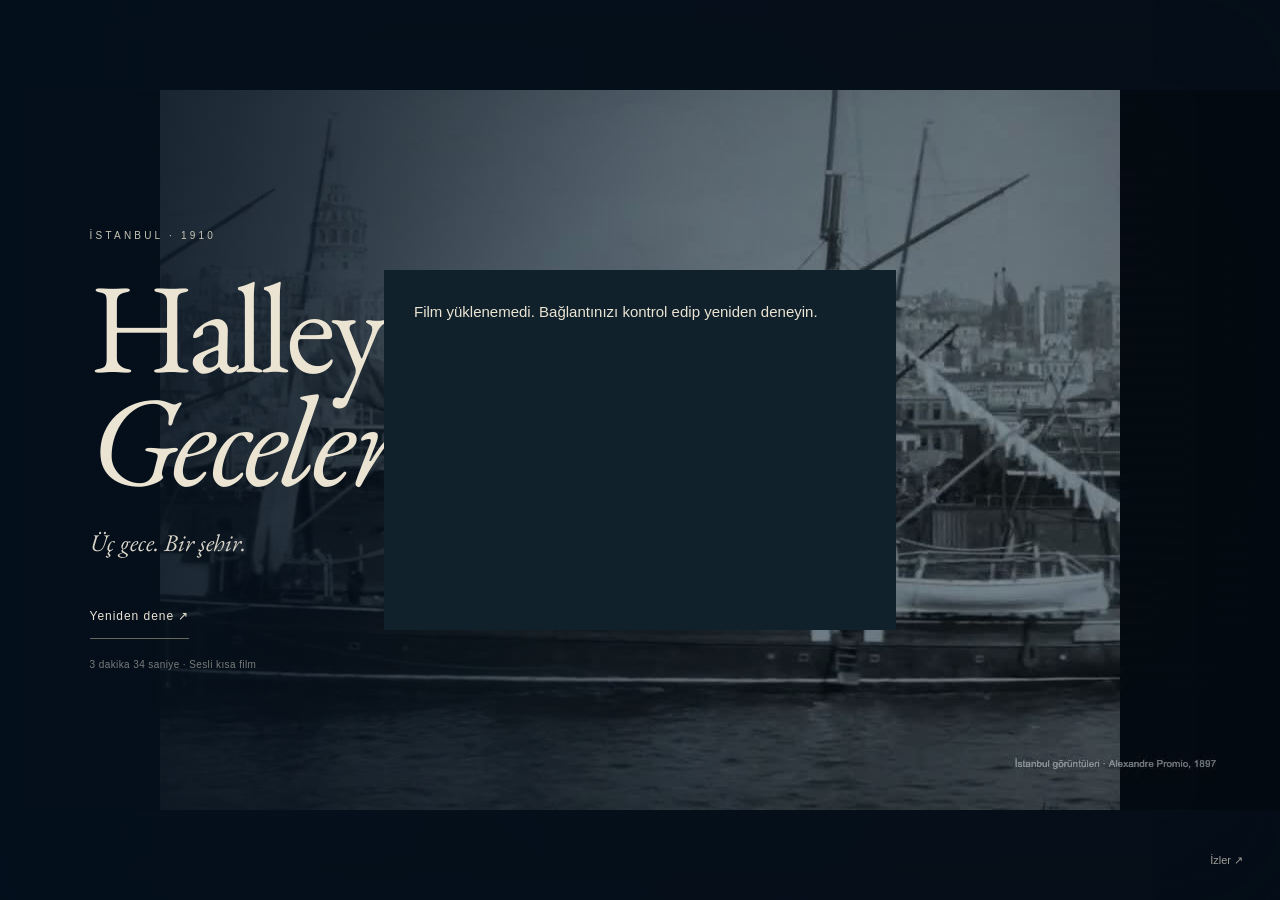
<file: index.html>
<!doctype html>
<html lang="tr"><head><meta charset="utf-8"><meta name="viewport" content="width=device-width,initial-scale=1,viewport-fit=cover"><title>Halley Geceleri — İstanbul, 1910</title><meta name="description" content="Üç gece. Bir şehir. Geçip giden bir gökyüzü. İstanbul, 1910’a dair arşiv ve animasyon kısa film."><meta name="theme-color" content="#08131e"><meta property="og:title" content="Halley Geceleri"><meta property="og:description" content="İstanbul, 1910 · Bir İstanbul düşü"><meta property="og:image" content="https://arifsolmaz.github.io/halley-geceleri/docs/preview.jpg"><link rel="icon" href="favicon.svg" type="image/svg+xml"><link rel="stylesheet" href="css/fonts.css"><link rel="stylesheet" href="css/animated-film.css"><script type="importmap">{"imports":{"three":"./js/vendor/three.module.js"}}</script></head>
<body><main id="cinema"><video id="world" playsinline preload="metadata" poster="docs/preview.jpg" aria-label="Halley Geceleri — İstanbul arşiv filmleri ve hesaplanan Halley gökyüzünden oluşan kısa film"></video><div class="patina" aria-hidden="true"></div><div id="film-type" aria-live="polite"></div><div id="date-card" aria-live="polite"></div><section id="entry" aria-labelledby="film-title"><div><p class="eyebrow">İSTANBUL · 1910</p><h1 id="film-title">Halley<br><i>Geceleri</i></h1><p class="intro">Üç gece. Bir şehir.</p><button id="play-film" disabled>Film hazırlanıyor…</button><p class="runtime">3 dakika 34 saniye · Sesli kısa film</p></div></section><div id="end-card" hidden><p>Geçti.</p><h2>Şehir kaldı.</h2><button id="replay">Yeniden izle ↗</button></div><div id="error" hidden role="alert"></div><nav id="controls" aria-label="Film denetimleri" hidden><button id="pause" aria-label="Duraklat">Ⅱ</button><span id="clock">0:00</span><input id="seek" type="range" min="0" max="214" step="0.1" value="0" aria-label="Filmdeki zaman"><span id="total">3:34</span><button id="mute" aria-label="Sesi kapat" aria-pressed="false">Ses açık</button><button id="fullscreen" aria-label="Tam ekran">⤢</button></nav><button id="sources" aria-controls="credits" aria-expanded="false">İzler ↗</button><dialog id="credits"><button id="close-credits" aria-label="Kaynakları kapat">×</button><p class="eyebrow">HALLEY GECELERİ</p><h2>Düşün izleri.</h2><p>1910 İstanbul’una dair, hesaplanan bir göğün altında geçen kurmaca animasyon. 1910 hikâyesi bir şehrin bekleyişini şiirsel kurgu ile yeniden düşünür; belirli kişilerin belgesel kaydı değildir.</p><p>Gökyüzü NASA/JPL Horizons verilerinden hesaplanır. Kuyruğun görünümü ve parlaklığı sanatsal bir modeldir. Kâğıt animasyonundaki sayfa: <em>Arkadaş</em>, 21 Nisan 1910. Tarihî sayfa, kurmaca sahne içinde kullanılır.</p><h3>Şehrin sesi</h3><p>İstanbul’daki martılar ve tekne düdüğü <a href="https://freesound.org/people/felix.blume/sounds/167129/">Félix Blume’un Adalar</a> ve <a href="https://freesound.org/people/felix.blume/sounds/162350/">İstanbul</a> kayıtlarından (2012, CC0). Su: <a href="https://freesound.org/people/SpliceSound/sounds/188199/">SpliceSound</a>. Matbaa: <a href="https://freesound.org/people/mr101986/sounds/94713/">mr101986</a>. Adımlar: <a href="https://freesound.org/people/Fission9/sounds/521590/">Fission9</a>. Kâğıt: <a href="https://freesound.org/people/OozerName/sounds/677255/">OozerName</a>. Hepsi CC0.</p><p>Çağdaş kayıtlardan oluşturulan ses tasarımı; 1910 alan kaydı değildir. Tekne düdüğü ve matbaa, dönemin belirli bir araç veya makinesinin doğrulanmış sesi değildir. Oyuncu seslendirmesi kullanılmadı.</p><h3>Hareketli İstanbul</h3><p><a href="https://commons.wikimedia.org/wiki/File:Panorama_Golden_Horn_Instanbul_1897.webm">Haliç</a> ve <a href="https://commons.wikimedia.org/wiki/File:Panorama_des_rives_du_Bosphore_1897.webm">Boğaziçi</a>: Alexandre Promio, 1897, kamu malı. Bunlar 1910 Halley gecelerinin görüntüleri değildir; filmin dönem düşünde kullanılır. Gece tonlaması sanatsaldır.</p><h3>Müzik</h3><p><a href="https://commons.wikimedia.org/wiki/File:ملا_عثمان_الموصلي_-_غزل_اصفهان_Isfahan_Gazel_-_Uthman_al-Mosuli.ogg">Dil Verme Gönül · Isfahan Gazel</a>: Mulla Uthman al-Mawsili, ses; Tanbûrî Cemil Bey, tanbur. İstanbul kaydı, yaklaşık 1912; kamu malı. Film için düzey ve gürültü düzenlemesi yapılmıştır.</p><p>Kâğıt ve su sekansları 3D animasyondur. Gök, doğrulanmış mevcut gökyüzü motoruyla çizilir. Three.js r170 ve Water: MIT lisansı.</p><div class="source-links"><a href="observatory.html#gok">Gökyüzünde serbest bakış ↗</a><a href="yontem.html">Bilim ve yöntem ↗</a><a href="https://github.com/ArifSolmaz/halley-geceleri">Araştırma, arşiv ve kaynak kod ↗</a><a href="docs/film-senaryo.md">Film senaryosu ↗</a></div></dialog></main><script src="js/film-player.js"></script></body></html>
</file>
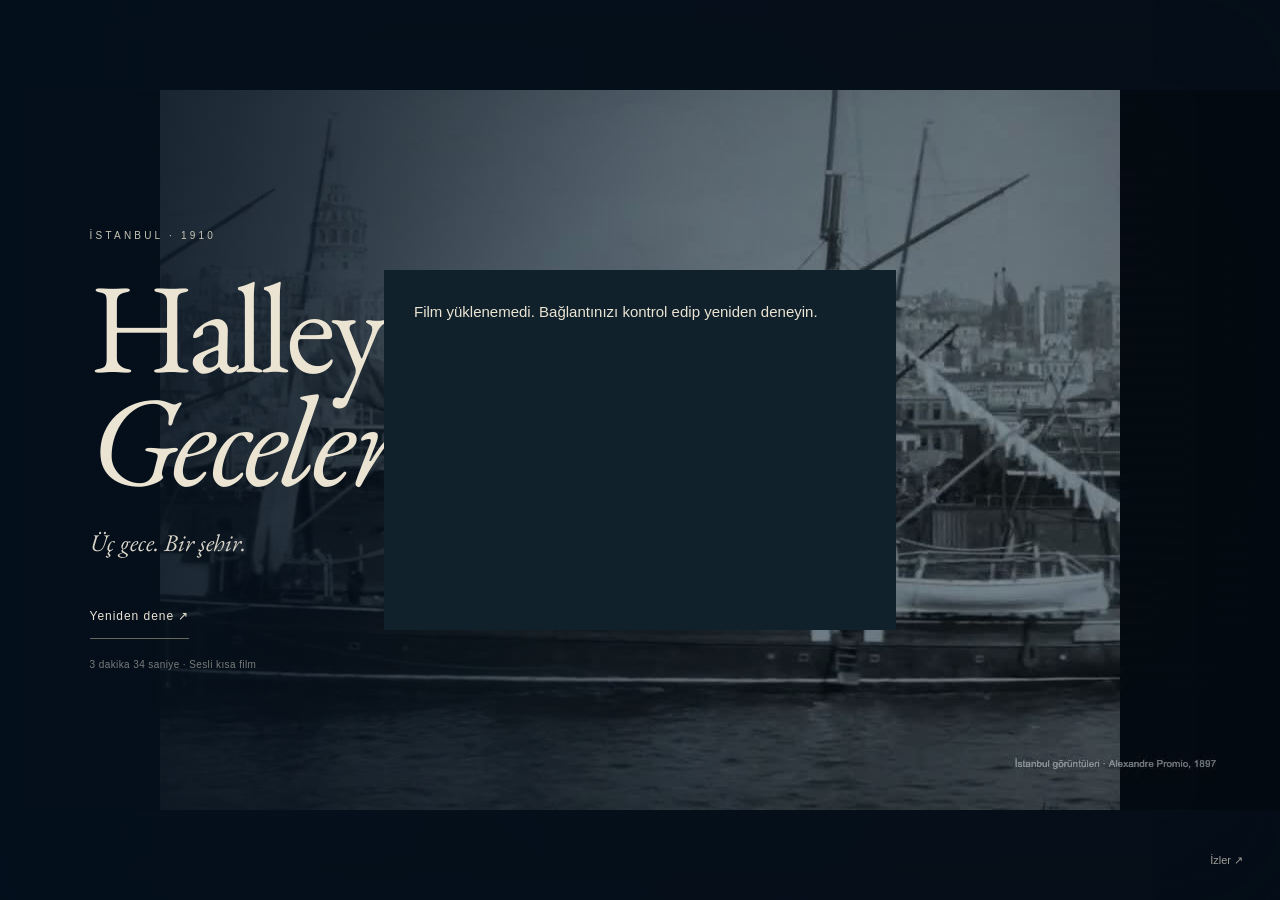
<file: kiyi.html>
<!doctype html>
<html lang="tr"><meta charset="utf-8"><meta name="viewport" content="width=device-width,initial-scale=1"><meta http-equiv="refresh" content="0;url=./"><title>Halley Geceleri</title><a href="./">Tam filmi izle ↗</a></html>
</file>
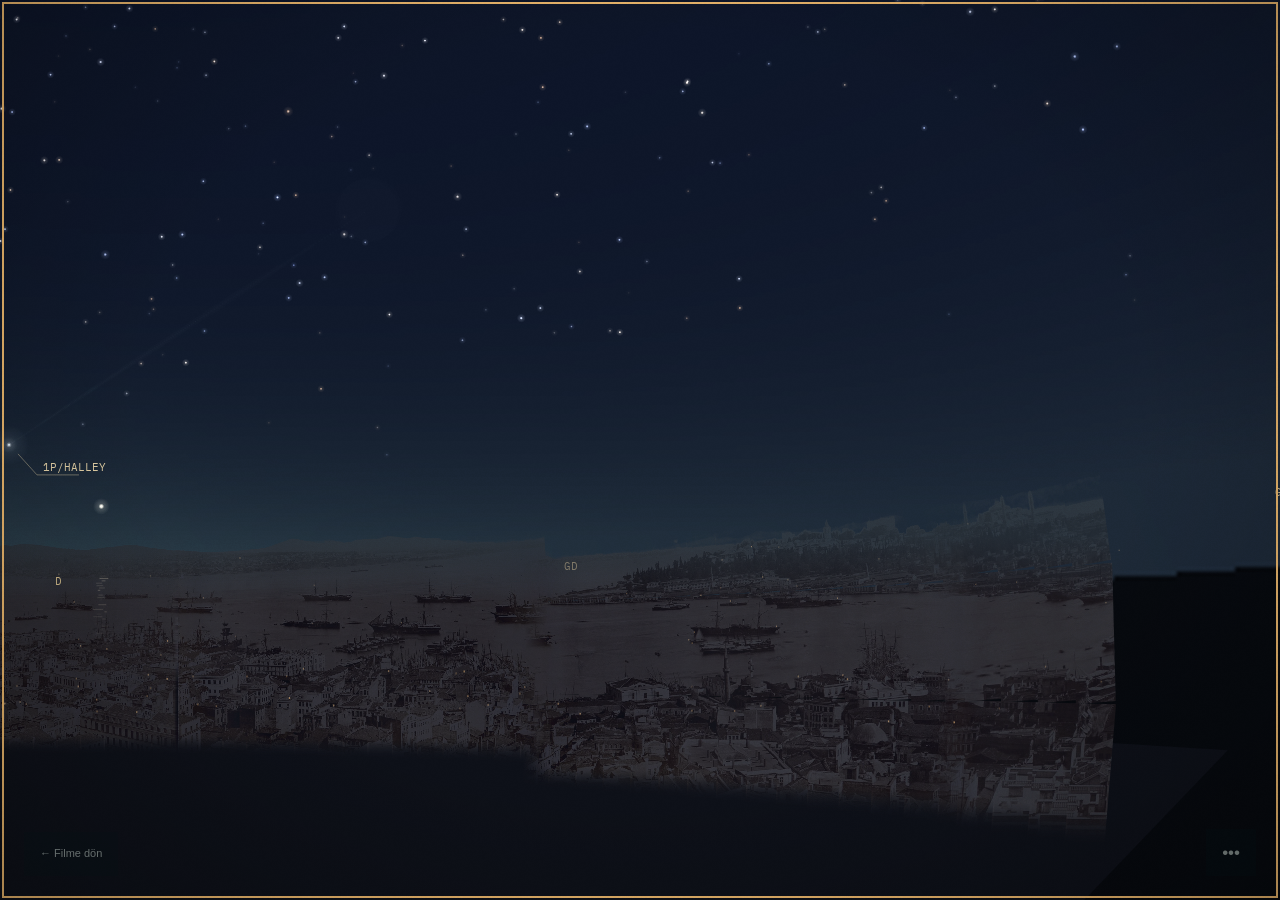
<file: observatory.html>
<!doctype html>
<html lang="tr">
<head><script>if(!location.hash)location.hash="gok";</script>
<meta charset="utf-8">
<meta name="viewport" content="width=device-width, initial-scale=1, viewport-fit=cover">
<title>Halley Geceleri — Gözlem defteri</title>
<meta name="description" content="Bir şehrin göğe baktığı gece. İstanbul, 1910.">
<meta name="theme-color" content="#070b11">
<meta property="og:title" content="Halley Geceleri — İstanbul, 1910">
<meta property="og:description" content="Bir şehrin göğe baktığı gece.">
<meta property="og:image" content="docs/preview.jpg">
<link rel="icon" href="favicon.svg" type="image/svg+xml">
<link rel="stylesheet" href="css/style.css?v=cinema2"><link rel="stylesheet" href="css/cinema.css?v=cinema2">
</head>
<body class="mode-gate">
<a class="skip" href="#sky-panel">Doğrudan gökyüzü gözlemine geç</a>

<main id="stage" aria-label="Halley Geceleri sahnesi">
  <canvas id="sky" tabindex="0" aria-label="Hesaplanan gökyüzü"></canvas>
  <canvas id="set" aria-hidden="true"></canvas>
  <div id="grain" aria-hidden="true"></div>
  <div id="vignette" aria-hidden="true"></div>
  <div class="bar top" aria-hidden="true"></div><div class="bar bottom" aria-hidden="true"></div>
  <div id="hotspots"></div>
  <button id="film-proof" type="button">İzler ↗</button><div id="scene-meta">
    <div id="slate" aria-live="polite"></div>
    <div id="photo-cap"></div>
  </div>
  <div id="title-card" aria-hidden="true">
    <h1><span>Halley Geceleri</span><small>İstanbul, 1910</small></h1>
  </div>
  <div id="subs" aria-live="polite" aria-atomic="true"></div>
  <div id="final-line" aria-live="polite"></div>
</main>

<!-- Başlangıç -->
<section id="gate" aria-labelledby="gate-h">
  <div class="gate-inner">
    <p class="kicker">GALATA · MAYIS 1910</p>
    <h2 id="gate-h" class="gate-title">Halley<br><i>Geceleri</i><small>İstanbul, 1910</small></h2>
    <p class="gate-q">Bir şehrin göğe baktığı gece.</p>
    <div class="gate-actions">
      <button id="start-sound" class="btn primary" type="button"><span aria-hidden="true">◐</span> Filmi başlat</button>
      <button id="start-silent" class="btn" type="button">Sessiz izle</button>
    </div>
    <div class="gate-links" hidden>
      <button id="go-sky" class="link" type="button">Doğrudan gökyüzüne in</button>
      <button id="go-archive" class="link" type="button">Gazete masası</button>
      <a class="link" href="yontem.html">Yöntem ve kaynaklar</a>
    </div>
    <details class="cinema-preferences"><summary>Görüntü tercihleri</summary><div class="gate-prefs" role="group" aria-label="Görüntü tercihleri">
      <label><input type="checkbox" id="pref-motion"> Hareketi azalt</label>
      <label><input type="checkbox" id="pref-large"> Büyük yazı</label>
      <label><input type="checkbox" id="pref-lite"> Hafif çizim (düşük donanım)</label>
    </div></details>
    <p class="gate-note"><span id="film-runtime"></span> · Altyazılı görsel film<br><a href="https://github.com/ArifSolmaz/halley-geceleri" target="_blank" rel="noopener">İzler ve kayıtlar ↗</a></p>
  </div>
</section>

<!-- Film denetimleri -->
<nav id="player" aria-label="Anlatı denetimleri">
  <button id="p-prev" class="icon" type="button" aria-label="Önceki plan" title="Önceki plan (←)">⟨</button>
  <button id="p-play" class="icon" type="button" aria-label="Duraklat" title="Duraklat / sürdür (boşluk)">❚❚</button>
  <button id="p-next" class="icon" type="button" aria-label="Sonraki plan" title="Sonraki plan (→)">⟩</button>
  <div id="p-progress" role="progressbar" aria-label="Anlatıdaki ilerleme" aria-valuemin="0" aria-valuemax="100"><span></span></div>
  <label class="p-chapter"><span class="sr">Bölüm</span><select id="p-chapters"></select></label>
  <button id="p-sound" class="icon" type="button" aria-pressed="false" title="Ses">♪</button>
  <button id="p-docs" class="txt" type="button">İzler</button>
  <button id="p-sky" class="txt" type="button" title="Bu anın gökyüzüne in">Serbest bakış</button>
</nav>

<!-- Serbest gözlem paneli -->
<button id="wander-menu" type="button" aria-expanded="false" aria-controls="sky-panel" aria-label="Zaman ve bakış ayarları">•••</button><button id="wander-back" type="button">← Filme dön</button><aside id="sky-panel" aria-label="Gökyüzü gözlem defteri" tabindex="-1">
  <header class="sp-head">
    <div>
      <p class="kicker">Gözlem defteri</p>
      <p id="sp-date" class="sp-date">10 Mayıs 1910</p>
      <p id="sp-time" class="sp-time"><span id="sp-lmt">03:30</span> <abbr title="Yerel ortalama güneş saati: UT + 1 sa 55 dk 54,816 sn">LMT</abbr> <span class="dim" id="sp-ut">· 01:34 UT</span></p>
    </div>
    <button id="sp-collapse" class="icon" type="button" aria-expanded="true" aria-controls="sp-body" aria-label="Gözlem ayarlarını daralt" title="Paneli daralt">–</button>
  </header>
  <div id="sp-body">
    <div class="sp-row presets" role="group" aria-label="Üç gece">
      <button type="button" data-preset="1910-05-10T03:30" data-az="88" data-alt="10">10 Mayıs · 03:30</button>
      <button type="button" data-preset="1910-05-19T03:00" data-az="70" data-alt="8">19 Mayıs · 03:00</button>
      <button type="button" data-preset="1910-05-27T21:30" data-az="262" data-alt="16">27 Mayıs · 21:30</button>
    </div>
    <label class="sp-field">Tarih (Gregoryen)
      <input type="date" id="sp-dateinput" min="1910-04-20" max="1910-06-10" value="1910-05-10">
    </label>
    <label class="sp-field">Saat (LMT) <output id="sp-timeout">03:30</output>
      <input type="range" id="sp-timeinput" min="0" max="1439" step="1" value="210">
    </label>
    <div class="sp-row">
      <button id="sp-play" type="button" class="btn small" aria-pressed="false">▷ Zamanı akıt</button>
      <label class="sp-inline">Hız <select id="sp-speed"><option value="60">1 dk/sn</option><option value="300" selected>5 dk/sn</option><option value="1800">30 dk/sn</option><option value="14400">4 sa/sn</option></select></label>
    </div>
    <label class="sp-field">Bakış noktası
      <select id="sp-vp"></select>
    </label>
    <p id="sp-vpnote" class="sp-note"></p>
    <div class="sp-row find" role="group" aria-label="Gökte bul">
      <span class="dim">Bul:</span>
      <button type="button" data-find="Halley">Halley</button><button type="button" data-find="Venus">Zühre</button><button type="button" data-find="Moon">Ay</button><button type="button" data-find="Jupiter">Müşteri</button><button type="button" data-find="Mars">Merih</button>
    </div>
    <fieldset class="sp-layers"><legend>Katmanlar</legend>
      <label><input type="checkbox" data-opt="lines"> Takımyıldız çizgileri</label>
      <label><input type="checkbox" data-opt="labels"> Adlar</label>
      <label><input type="checkbox" data-opt="landmarks"> Yapı adları</label>
      <label><input type="checkbox" data-opt="grid"> Yükseklik–azimut ızgarası</label>
      <label><input type="checkbox" data-opt="refraction" checked> Atmosferik kırılma</label>
      <label><input type="checkbox" data-opt="mw" checked> Samanyolu</label>
      <label><input type="checkbox" data-opt="tail" checked> Kuyruk modeli <span class="tag model">model</span></label>
    </fieldset>
    <label class="sp-field">Kuyruğun fiziksel uzunluk varsayımı <output id="sp-tailout">0,30 AU</output>
      <input type="range" id="sp-tail" min="0.05" max="0.6" step="0.01" value="0.3">
    </label>
    <p class="sp-note">Kuyruk, Güneş’ten dışa doğru düz bir çizgi olarak modellenir; görünür uzunluk bu varsayım, Halley–Dünya uzaklığı ve faz açısından hesaplanır. Parlaklık ve genişlik sanatsal temsildir.</p>
    <div class="sp-row">
      <button id="sp-transit" type="button" class="btn small">19 Mayıs Güneş geçişi</button>
      <button id="sp-story" type="button" class="btn small">Anlatıya dön</button>
    </div>
  </div>
  <div id="sp-info" aria-live="polite"></div>
  <p class="sp-foot">Sürükle: bak · Tekerlek/iki parmak: yakınlaş · Ok tuşları ve + / − · Bir cisme dokun: bilgi</p>
</aside>
<div id="sky-readout" aria-live="off"></div>

<!-- Belge görüntüleyici -->
<dialog id="doc-dialog" aria-labelledby="doc-title">
  <div class="dialog-toolbar">
    <button id="doc-back" type="button" class="link" hidden>← Gazete masası</button>
    <form method="dialog" class="dlg-close"><button class="icon" aria-label="Belgeyi kapat">×</button></form>
  </div>
  <header class="doc-heading">
    <p class="kicker" id="doc-kicker"></p>
    <h2 id="doc-title"></h2>
    <p id="doc-issue" class="mono"></p>
  </header>
  <div class="doc-grid">
    <figure class="doc-figure"><div class="doc-zoom" id="doc-zoom"><img id="doc-img" alt=""></div><figcaption id="doc-cap"></figcaption></figure>
    <div class="doc-meta">
      <div id="doc-body"></div>
      <p id="doc-links"></p>
    </div>
  </div>
</dialog>

<!-- Gazete masası -->
<dialog id="archive-dialog" aria-labelledby="archive-h" class="wide">
  <form method="dialog" class="dlg-close"><button class="icon" aria-label="Kapat">×</button></form>
  <header class="arch-head">
    <p class="kicker">Hakkı Tarık Us Koleksiyonu · özgün taramalar</p>
    <h2 id="archive-h">Gazete masası</h2>
    <p>Aynı gök olayının farklı seslerle yazılışı. Bir belgeye dokunun: özgün görüntü, yayın, tarih, sayfa, bugünkü Türkçe açıklama ve kaynağı birlikte açılır.</p>
    <div class="arch-filter" role="group" aria-label="Konuya göre süz">
      <button type="button" data-cat="" aria-pressed="true">Tümü</button><button type="button" data-cat="Gözlem" aria-pressed="false">Gözlem</button><button type="button" data-cat="Bilim" aria-pressed="false">Bilim</button><button type="button" data-cat="Mizah" aria-pressed="false">Mizah</button><button type="button" data-cat="Gündelik hayat" aria-pressed="false">Gündelik hayat</button><button type="button" data-cat="Edebiyat" aria-pressed="false">Edebiyat</button>
    </div>
  </header>
  <div id="arch-desk"></div>
  <p class="arch-legend"><span class="tag quote">Doğrudan alıntı</span> özgün metnin bu çalışmadaki çevriyazısı · <span class="tag simple">Sadeleştirme</span> anlamın bugünkü Türkçesi · <span class="tag fiction">Özgün senaryo</span> bu deneyim için yazıldı</p>
</dialog>

<!-- Güneş geçişi -->
<dialog id="transit-dialog" aria-labelledby="transit-h" class="wide">
  <form method="dialog" class="dlg-close"><button class="icon" aria-label="Kapat">×</button></form>
  <p class="kicker">Bilimsel çizim · İstanbul için hesap</p>
  <h2 id="transit-h">19 Mayıs 1910: Halley Güneş diskinin önünden geçiyor</h2>
  <div class="transit-wrap"><canvas id="transit-canvas" width="720" height="720" aria-label="Güneş diski ve Halley merkezinin hesaplanan yolu"></canvas>
    <div class="transit-side">
      <p id="transit-clock" class="mono big">05:34 LMT</p>
      <input type="range" id="transit-range" min="0" max="5400" step="10" value="1100" aria-label="Geçiş zamanı">
      <div class="transit-events" id="transit-events"></div>
      <p class="sp-note">Eşit açısal ölçekli teğet düzlem; gök kuzeyi yukarı, doğu soldadır. Halley’in konum işareti <strong>büyütülmüştür</strong>; görülebilir bir çekirdek silueti değildir. Bu geçişin İstanbul’dan gözlendiğine dair bir kayıt bilinmiyor; Helwan’dan da çekirdek görülmediği bildirilmiştir (Nature 83, 1910). Hesap: NASA/JPL Horizons, 1 dakikalık örnekler, kırılma kapalı.</p>
    </div>
  </div>
</dialog>

<div id="toast" role="status" aria-live="polite"></div>

<dialog id="film-proof-dialog"><form method="dialog"><button class="btn">Filme dön ×</button></form><div id="film-proof-content"></div></dialog>
<noscript><div class="noscript"><h1>Halley Geceleri — İstanbul, 1910</h1><p>Bu deneyim JavaScript gerektirir. Yöntem ve kaynaklar için <a href="yontem.html">yontem.html</a>.</p></div></noscript>

<script src="data/sky.js"></script>
<script src="data/milkyway.js"></script>
<script src="data/archive.js"></script>
<script src="data/transit.js"></script>
<script src="data/pano.js"></script>
<script src="data/photos.js"></script>
<script src="js/astro.js"></script>
<script src="js/landscape.js"></script>
<script src="js/sky.js?v=cinema2"></script>
<script src="js/audio.js"></script>
<script src="js/sets.js"></script>
<script src="js/film.js"></script>
<script src="js/cinema-cut.js?v=cinema3"></script><script src="js/app.js"></script><script src="js/cinema-ui.js?v=cinema2"></script>
<script>for(const id of ["wander-back","sp-story"]){document.getElementById(id)?.addEventListener("click",e=>{e.stopImmediatePropagation();location.href="./";},true);}</script>
</body>
</html>
</file>
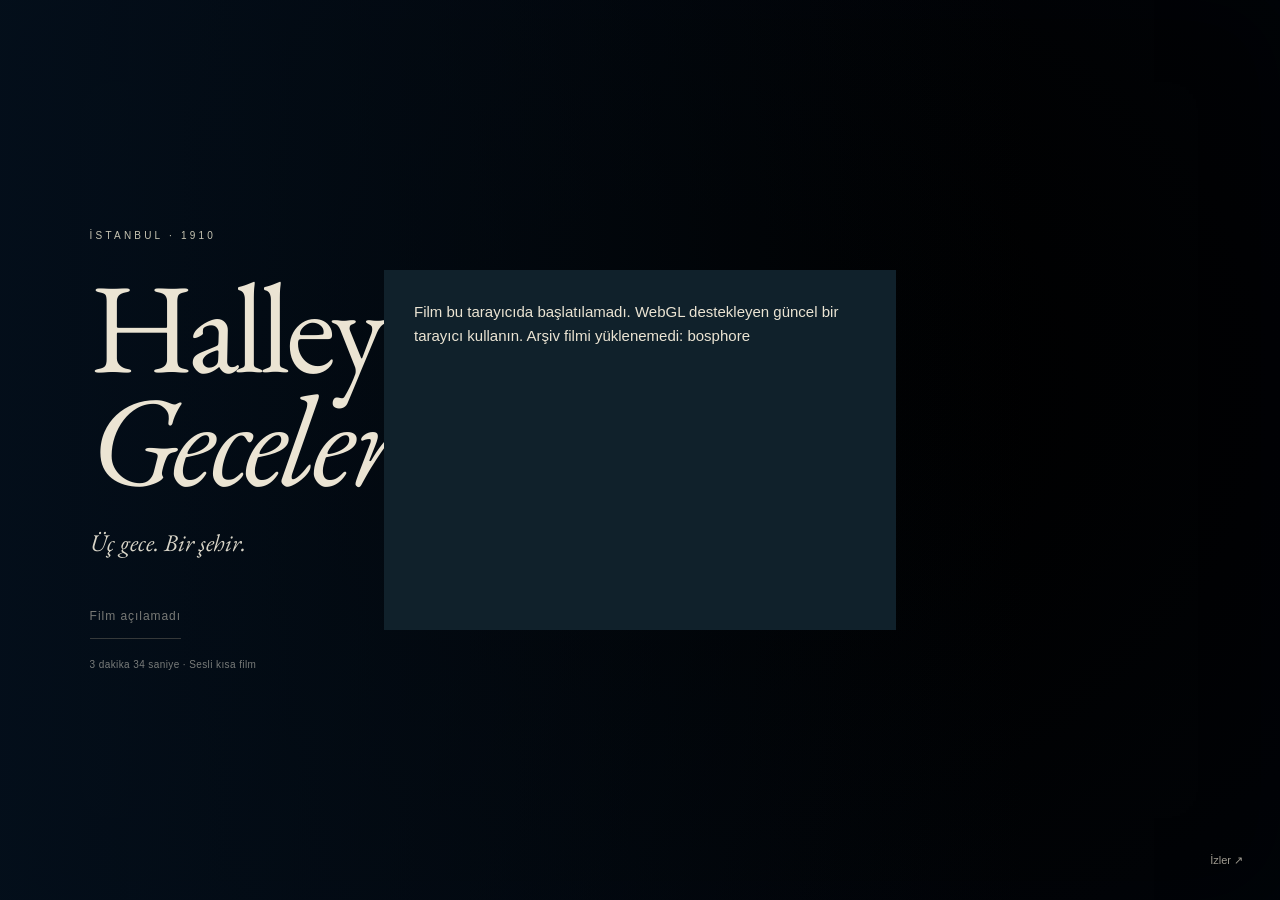
<file: workbench.html>
<!doctype html>
<html lang="tr"><head><meta charset="utf-8"><meta name="viewport" content="width=device-width,initial-scale=1,viewport-fit=cover"><title>Halley Geceleri — İstanbul, 1910</title><meta name="description" content="Üç gece. Bir şehir. Geçip giden bir gökyüzü. İstanbul, 1910’a dair arşiv ve animasyon kısa film."><meta name="theme-color" content="#08131e"><meta property="og:title" content="Halley Geceleri"><meta property="og:description" content="İstanbul, 1910 · Bir İstanbul düşü"><meta property="og:image" content="docs/preview.jpg"><link rel="icon" href="favicon.svg" type="image/svg+xml"><link rel="stylesheet" href="css/fonts.css"><link rel="stylesheet" href="css/animated-film.css"><script type="importmap">{"imports":{"three":"./js/vendor/three.module.js"}}</script></head>
<body><main id="cinema"><canvas id="world" aria-label="İstanbul arşiv filmleri ve hesaplanan Halley gökyüzünden oluşan kısa film"></canvas><div class="patina" aria-hidden="true"></div><div id="film-type" aria-live="polite"></div><div id="date-card" aria-live="polite"></div><section id="entry" aria-labelledby="film-title"><div><p class="eyebrow">İSTANBUL · 1910</p><h1 id="film-title">Halley<br><i>Geceleri</i></h1><p class="intro">Üç gece. Bir şehir.</p><button id="play-film" disabled>Film hazırlanıyor…</button><p class="runtime">3 dakika 34 saniye · Sesli kısa film</p></div></section><div id="end-card" hidden><p>Geçti.</p><h2>Şehir kaldı.</h2><button id="replay">Yeniden izle ↗</button></div><div id="error" hidden role="alert"></div><nav id="controls" aria-label="Film denetimleri" hidden><button id="pause" aria-label="Duraklat">Ⅱ</button><span id="clock">0:00</span><input id="seek" type="range" min="0" max="214" step="0.1" value="0" aria-label="Filmdeki zaman"><span id="total">3:34</span><button id="mute" aria-label="Sesi kapat" aria-pressed="false">Ses açık</button><button id="fullscreen" aria-label="Tam ekran">⤢</button></nav><button id="sources" aria-controls="credits" aria-expanded="false">İzler ↗</button><dialog id="credits"><button id="close-credits" aria-label="Kaynakları kapat">×</button><p class="eyebrow">HALLEY GECELERİ</p><h2>Düşün izleri.</h2><p>1910 İstanbul’una dair, hesaplanan bir göğün altında geçen kurmaca animasyon. 1910 hikâyesi bir şehrin bekleyişini şiirsel kurgu ile yeniden düşünür; belirli kişilerin belgesel kaydı değildir.</p><p>Gökyüzü NASA/JPL Horizons verilerinden hesaplanır. Kuyruğun görünümü ve parlaklığı sanatsal bir modeldir. Matbaadaki sayfa: <em>Arkadaş</em>, 21 Nisan 1910. Tarihî sayfa, kurmaca sahne içinde kullanılır.</p><h3>Şehrin sesi</h3><p>İstanbul’daki martılar ve tekne düdüğü <a href="https://freesound.org/people/felix.blume/sounds/167129/">Félix Blume’un Adalar</a> ve <a href="https://freesound.org/people/felix.blume/sounds/162350/">İstanbul</a> kayıtlarından (2012, CC0). Su: <a href="https://freesound.org/people/SpliceSound/sounds/188199/">SpliceSound</a>. Matbaa: <a href="https://freesound.org/people/mr101986/sounds/94713/">mr101986</a>. Adımlar: <a href="https://freesound.org/people/Fission9/sounds/521590/">Fission9</a>. Kâğıt: <a href="https://freesound.org/people/OozerName/sounds/677255/">OozerName</a>. Hepsi CC0.</p><p>Çağdaş kayıtlardan oluşturulan ses tasarımı; 1910 alan kaydı değildir. Tekne düdüğü ve matbaa, dönemin belirli bir araç veya makinesinin doğrulanmış sesi değildir. Oyuncu seslendirmesi kullanılmadı.</p><h3>Hareketli İstanbul</h3><p><a href="https://commons.wikimedia.org/wiki/File:Panorama_Golden_Horn_Instanbul_1897.webm">Haliç</a> ve <a href="https://commons.wikimedia.org/wiki/File:Panorama_des_rives_du_Bosphore_1897.webm">Boğaziçi</a>: Alexandre Promio, 1897, kamu malı. Bunlar 1910 Halley gecelerinin görüntüleri değildir; filmin dönem düşünde kullanılır. Gece tonlaması sanatsaldır.</p><h3>Müzik</h3><p><a href="https://commons.wikimedia.org/wiki/File:ملا_عثمان_الموصلي_-_غزل_اصفهان_Isfahan_Gazel_-_Uthman_al-Mosuli.ogg">Dil Verme Gönül · Isfahan Gazel</a>: Mulla Uthman al-Mawsili, ses; Tanbûrî Cemil Bey, tanbur. İstanbul kaydı, yaklaşık 1912; kamu malı. Film için düzey ve gürültü düzenlemesi yapılmıştır.</p><p>Kâğıt ve su sekansları 3D animasyondur. Gök, doğrulanmış mevcut gökyüzü motoruyla çizilir. Three.js r170 ve Water: MIT lisansı.</p><div class="source-links"><a href="yontem.html">Bilim ve yöntem ↗</a><a href="https://github.com/ArifSolmaz/halley-geceleri">Araştırma, arşiv ve kaynak kod ↗</a><a href="docs/film-senaryo.md">Film senaryosu ↗</a></div></dialog><audio id="film-audio" src="assets/audio/film/full-film.m4a" preload="auto"></audio></main><script src="data/sky.js"></script><script src="js/astro.js"></script><script src="data/pano.js"></script><script src="data/milkyway.js"></script><script src="js/landscape.js"></script><script src="js/sky.js"></script><script type="module" src="js/animated-film.js"></script></body></html>
</file>
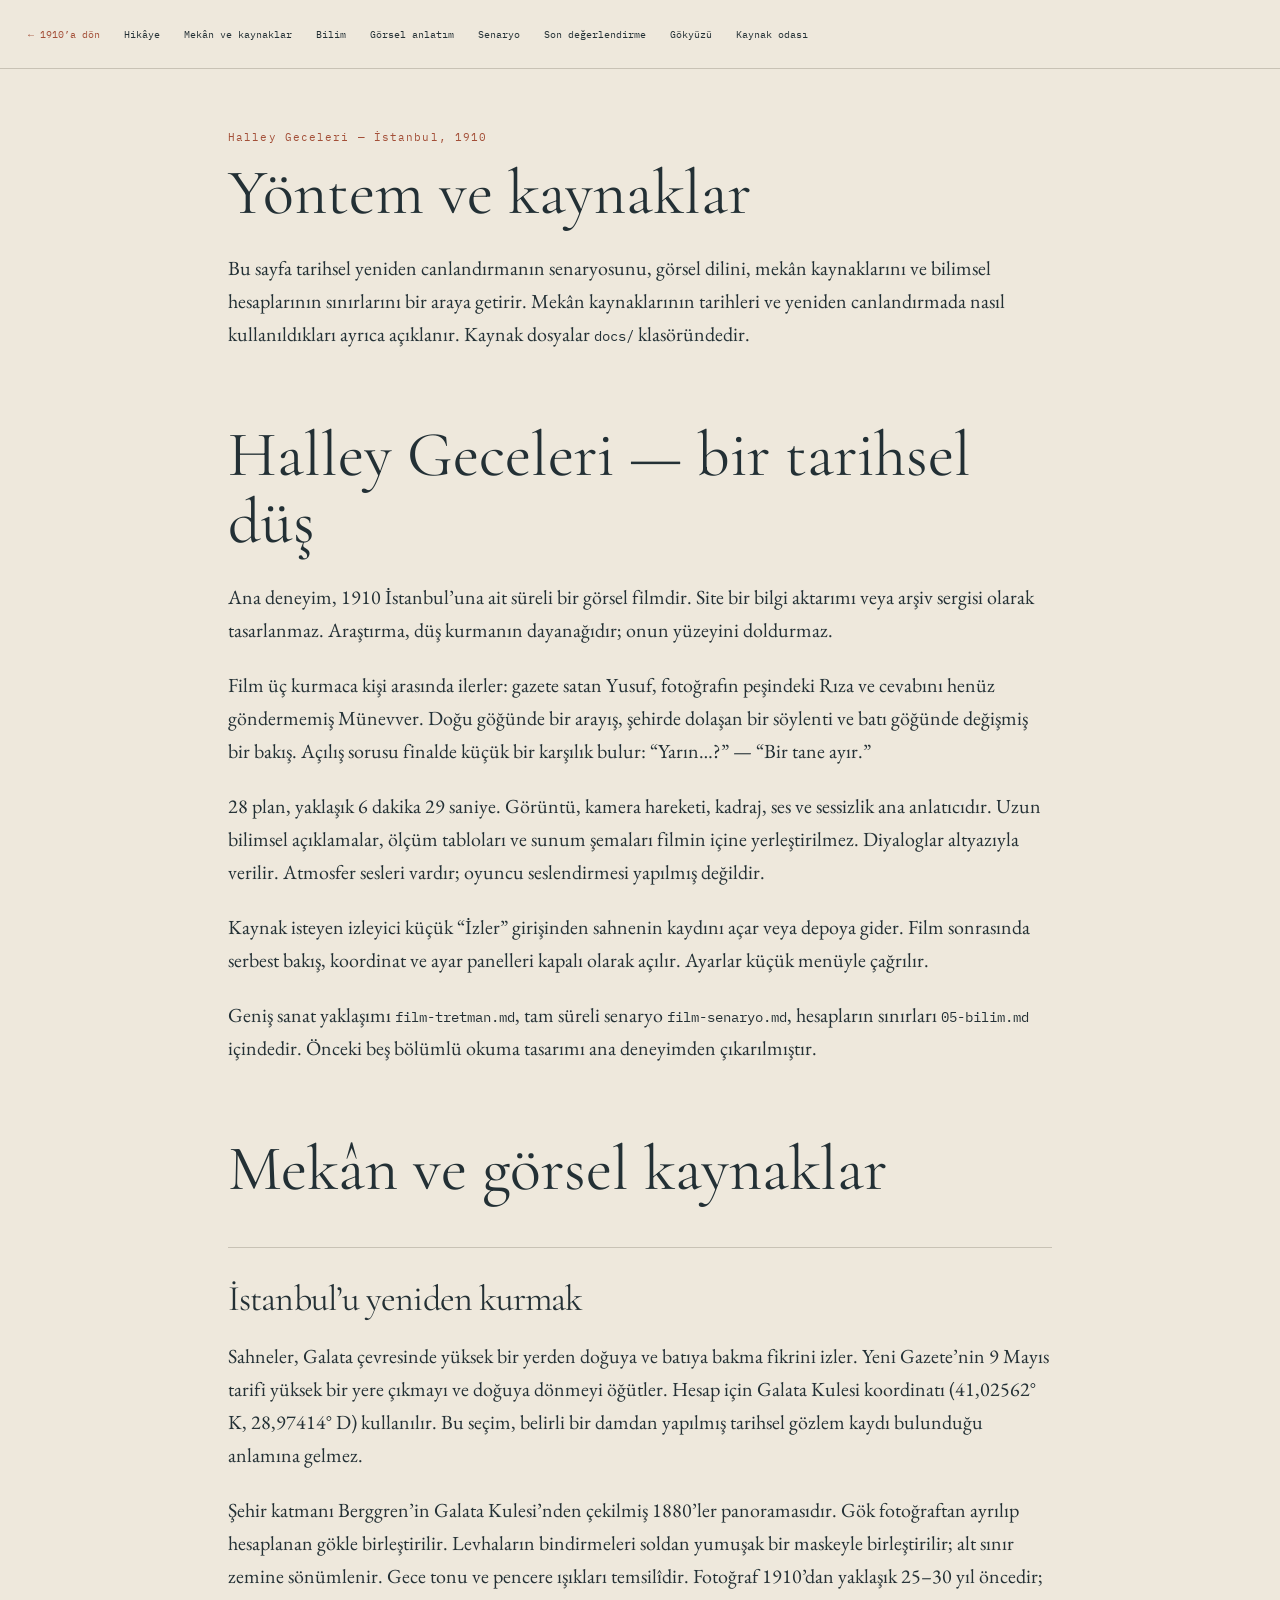
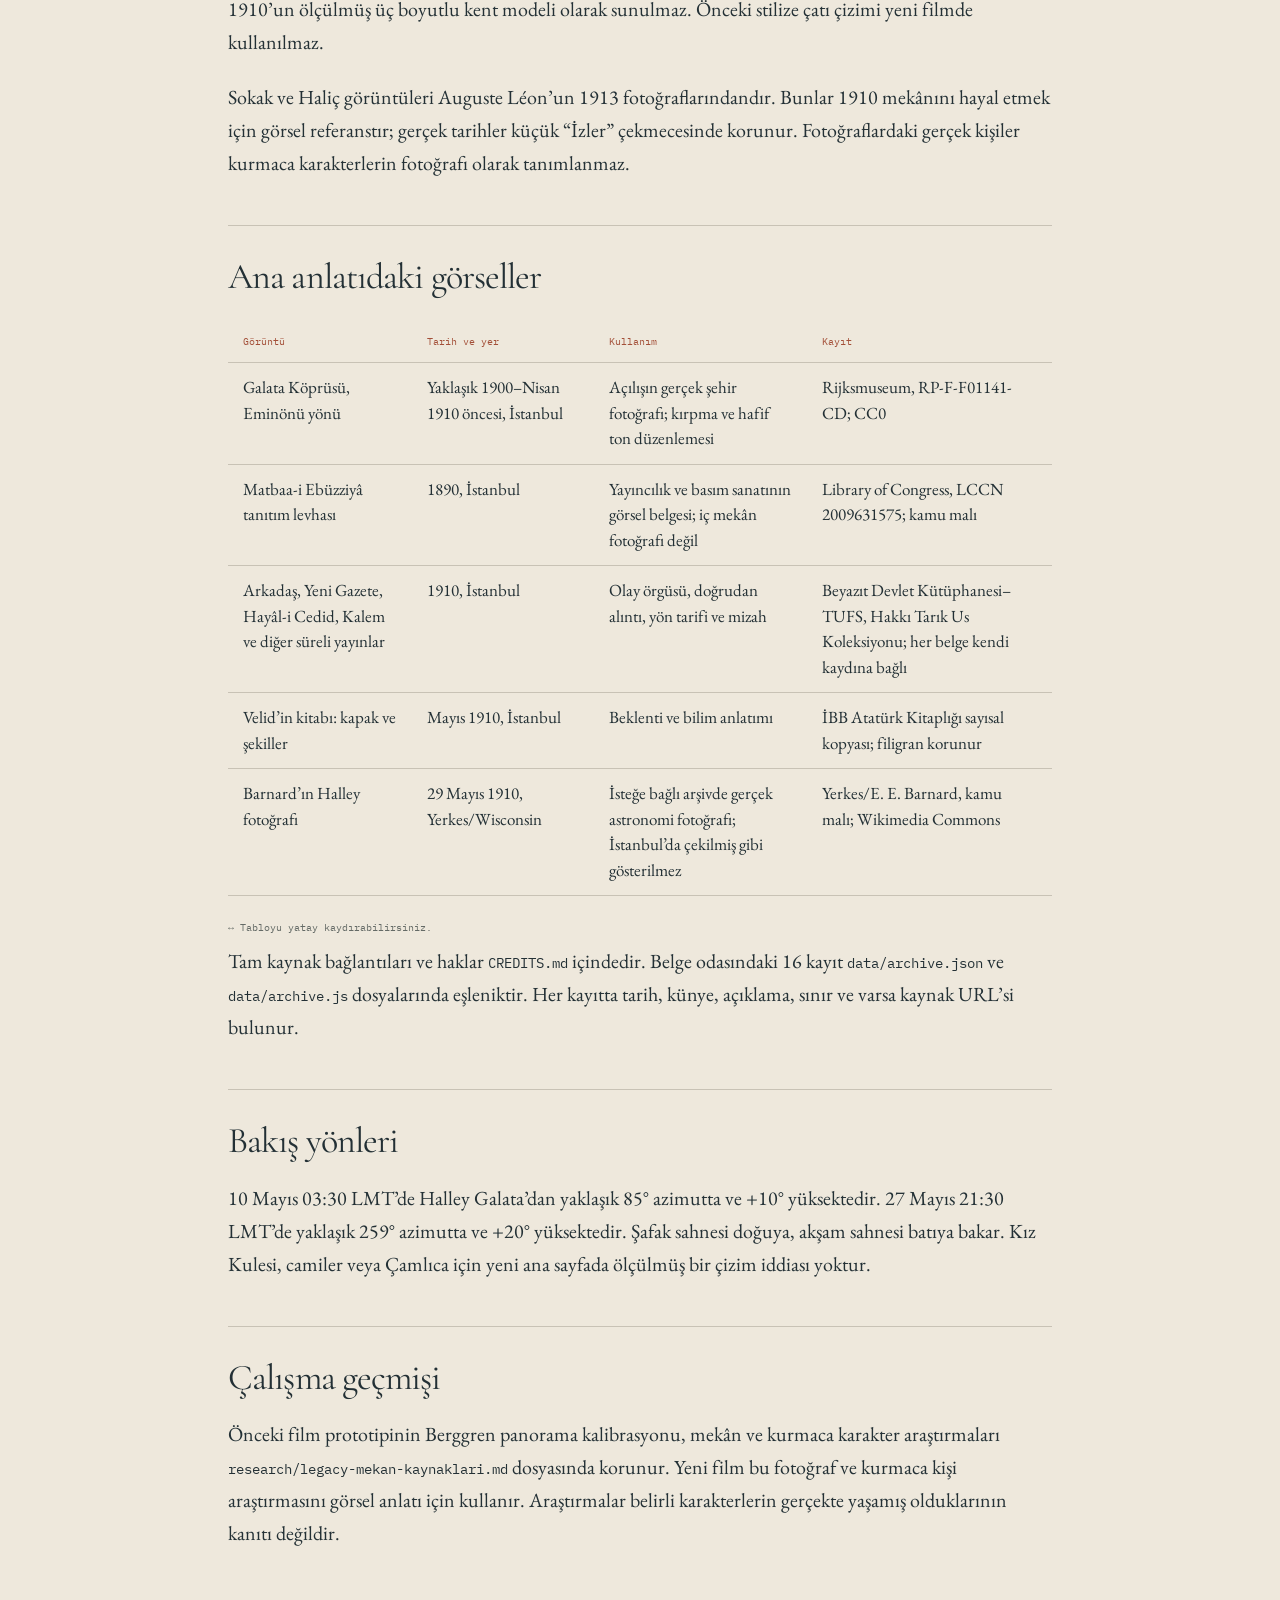
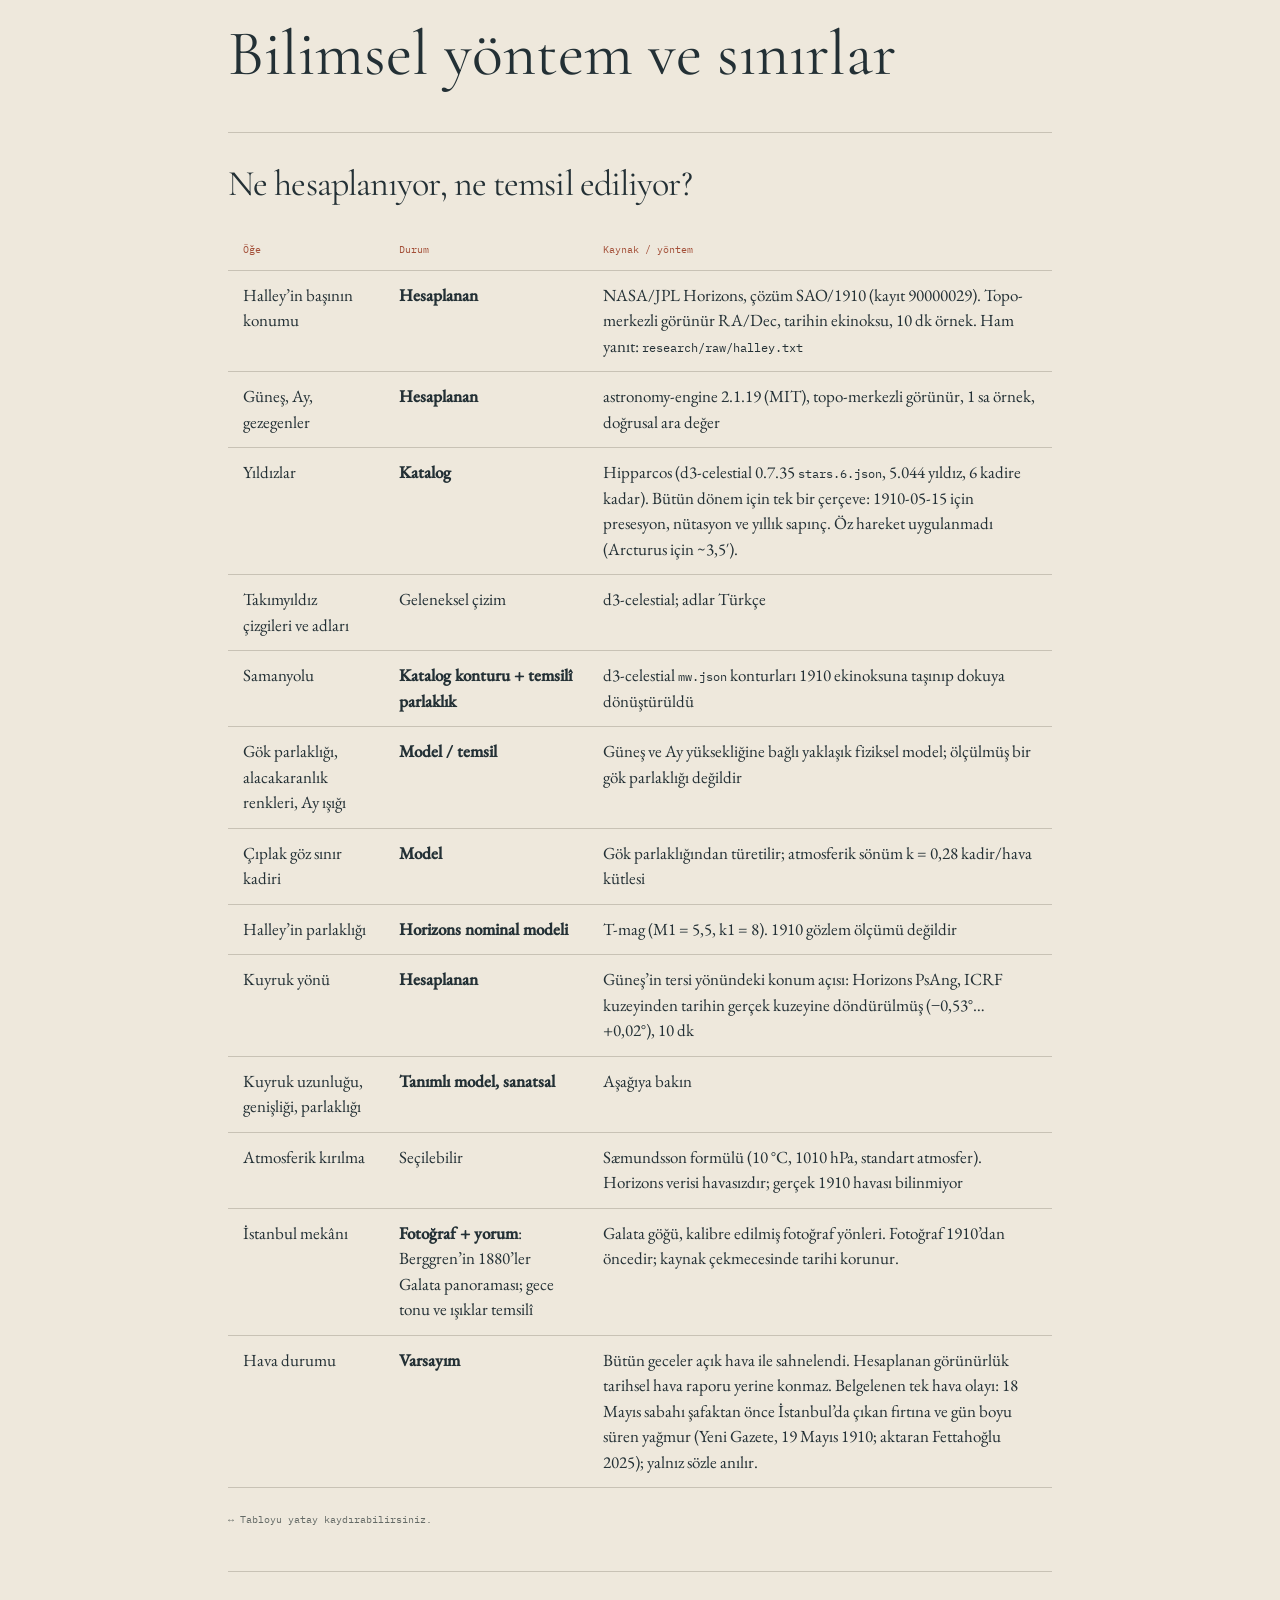
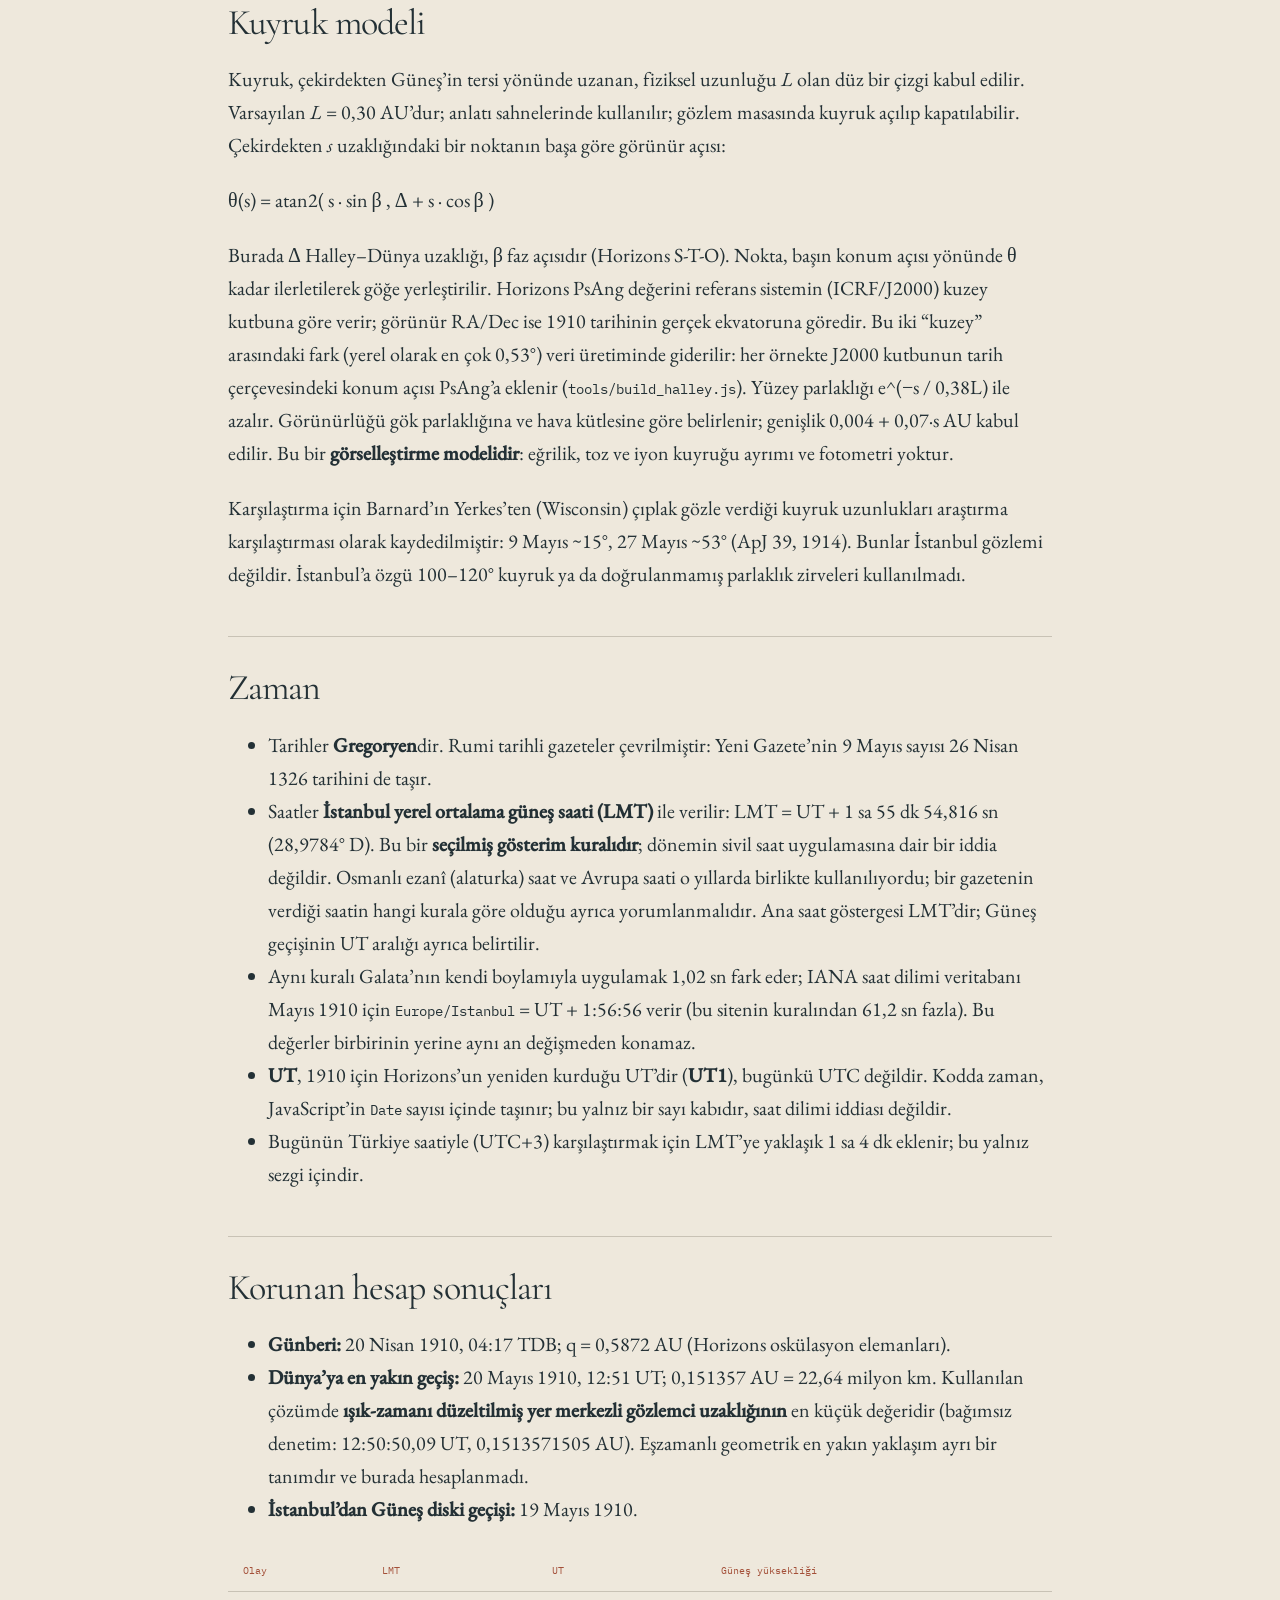
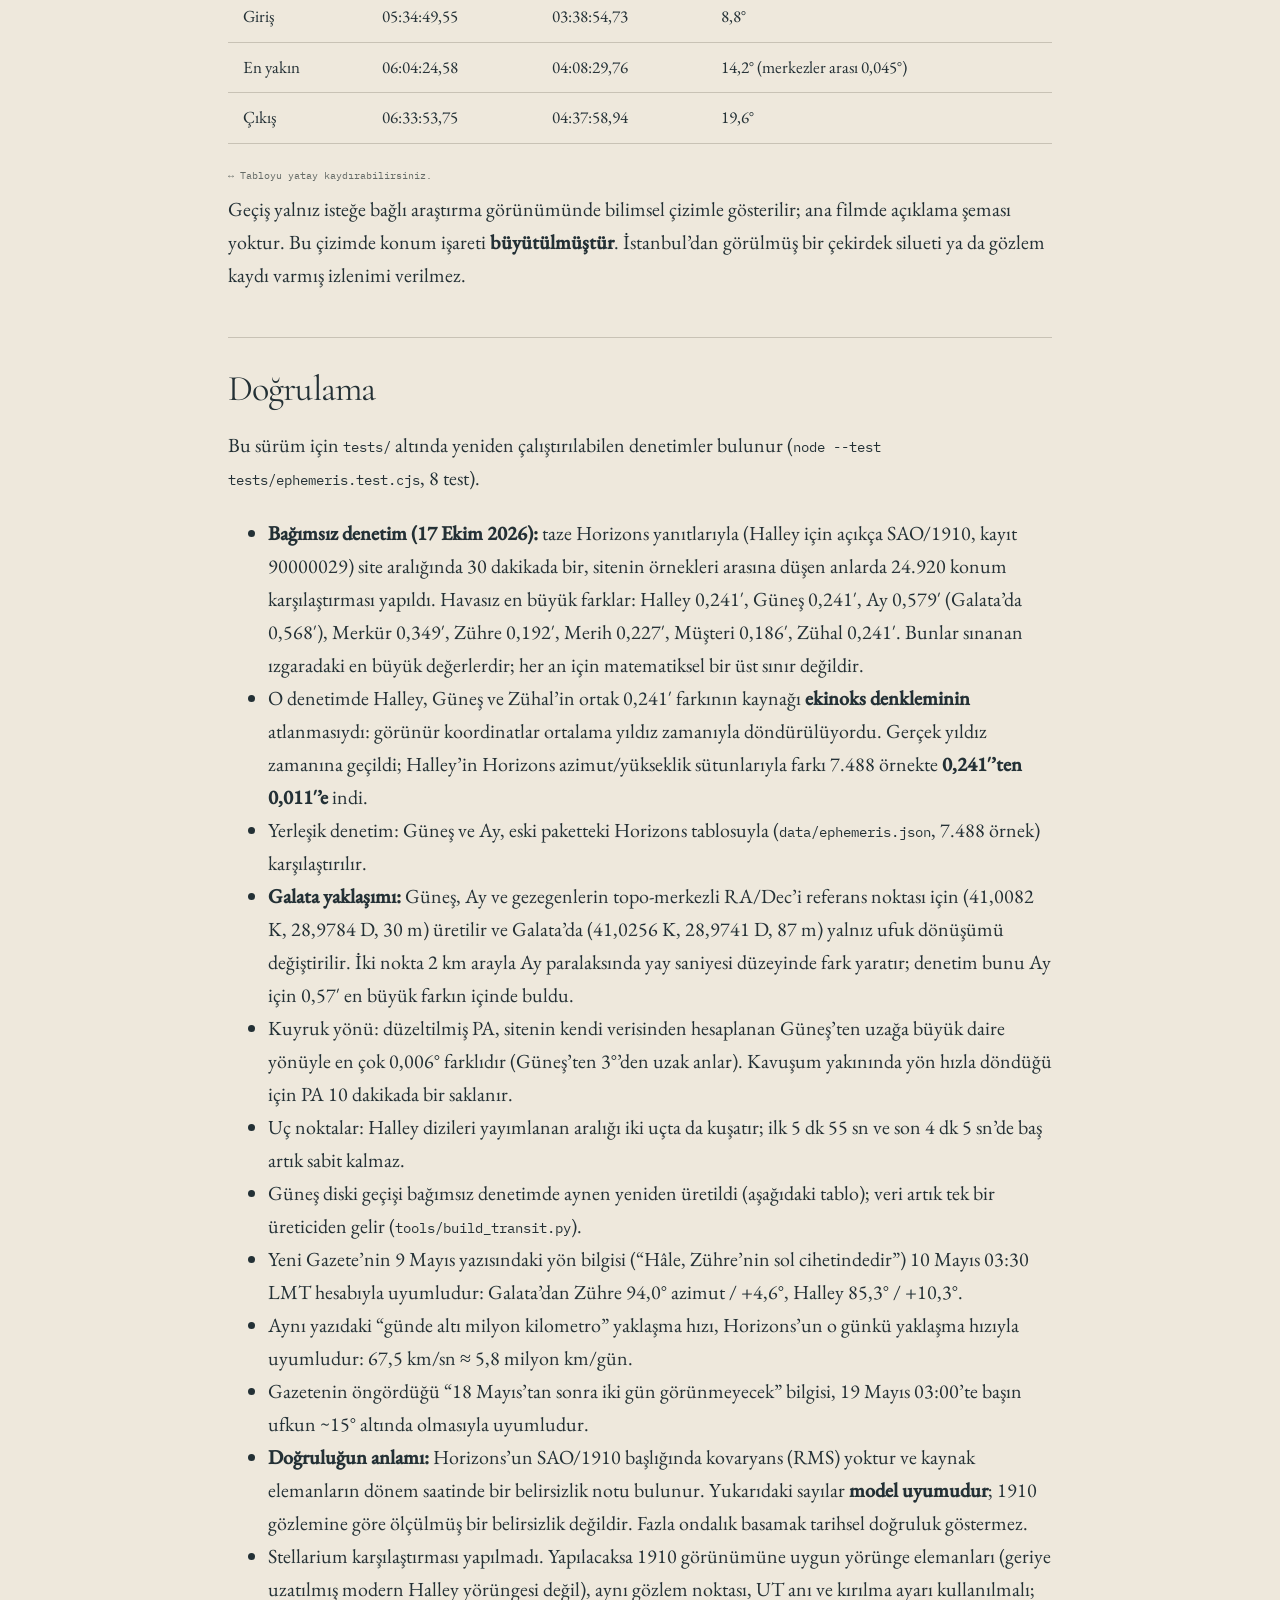
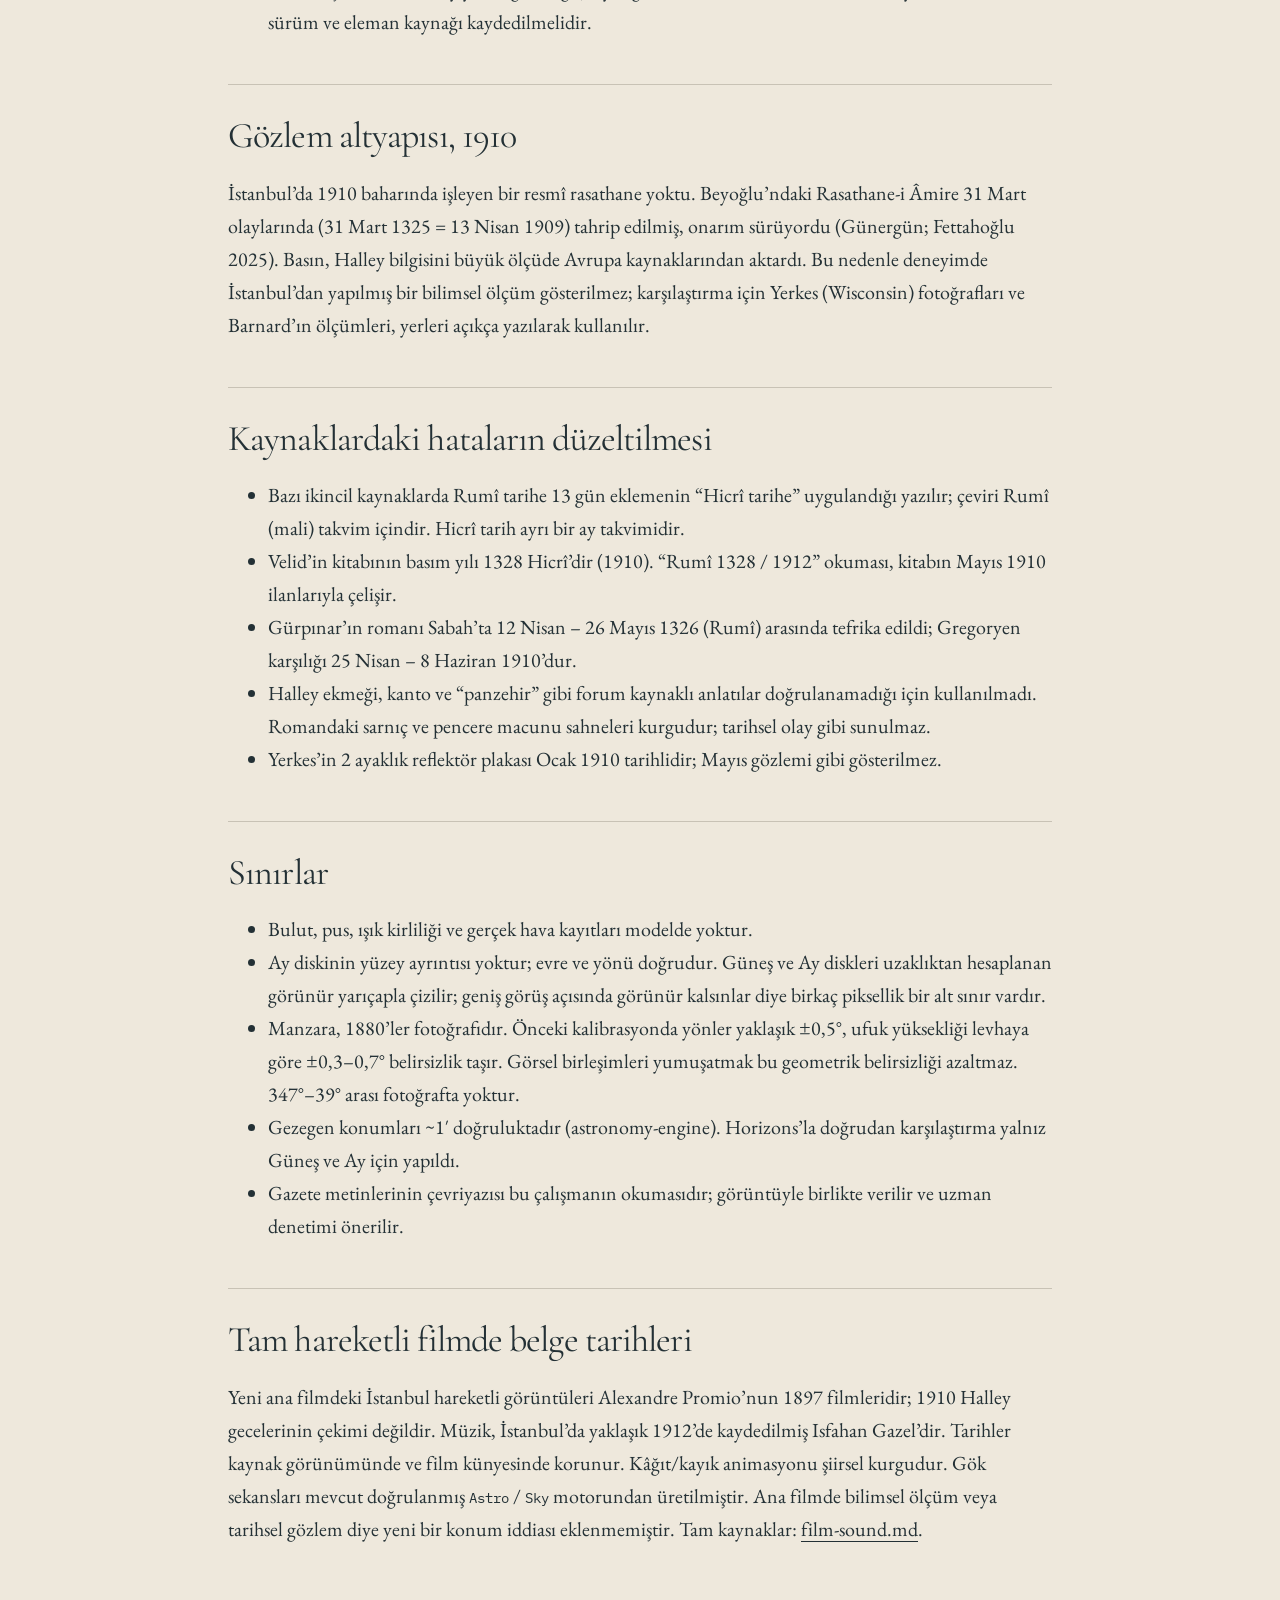
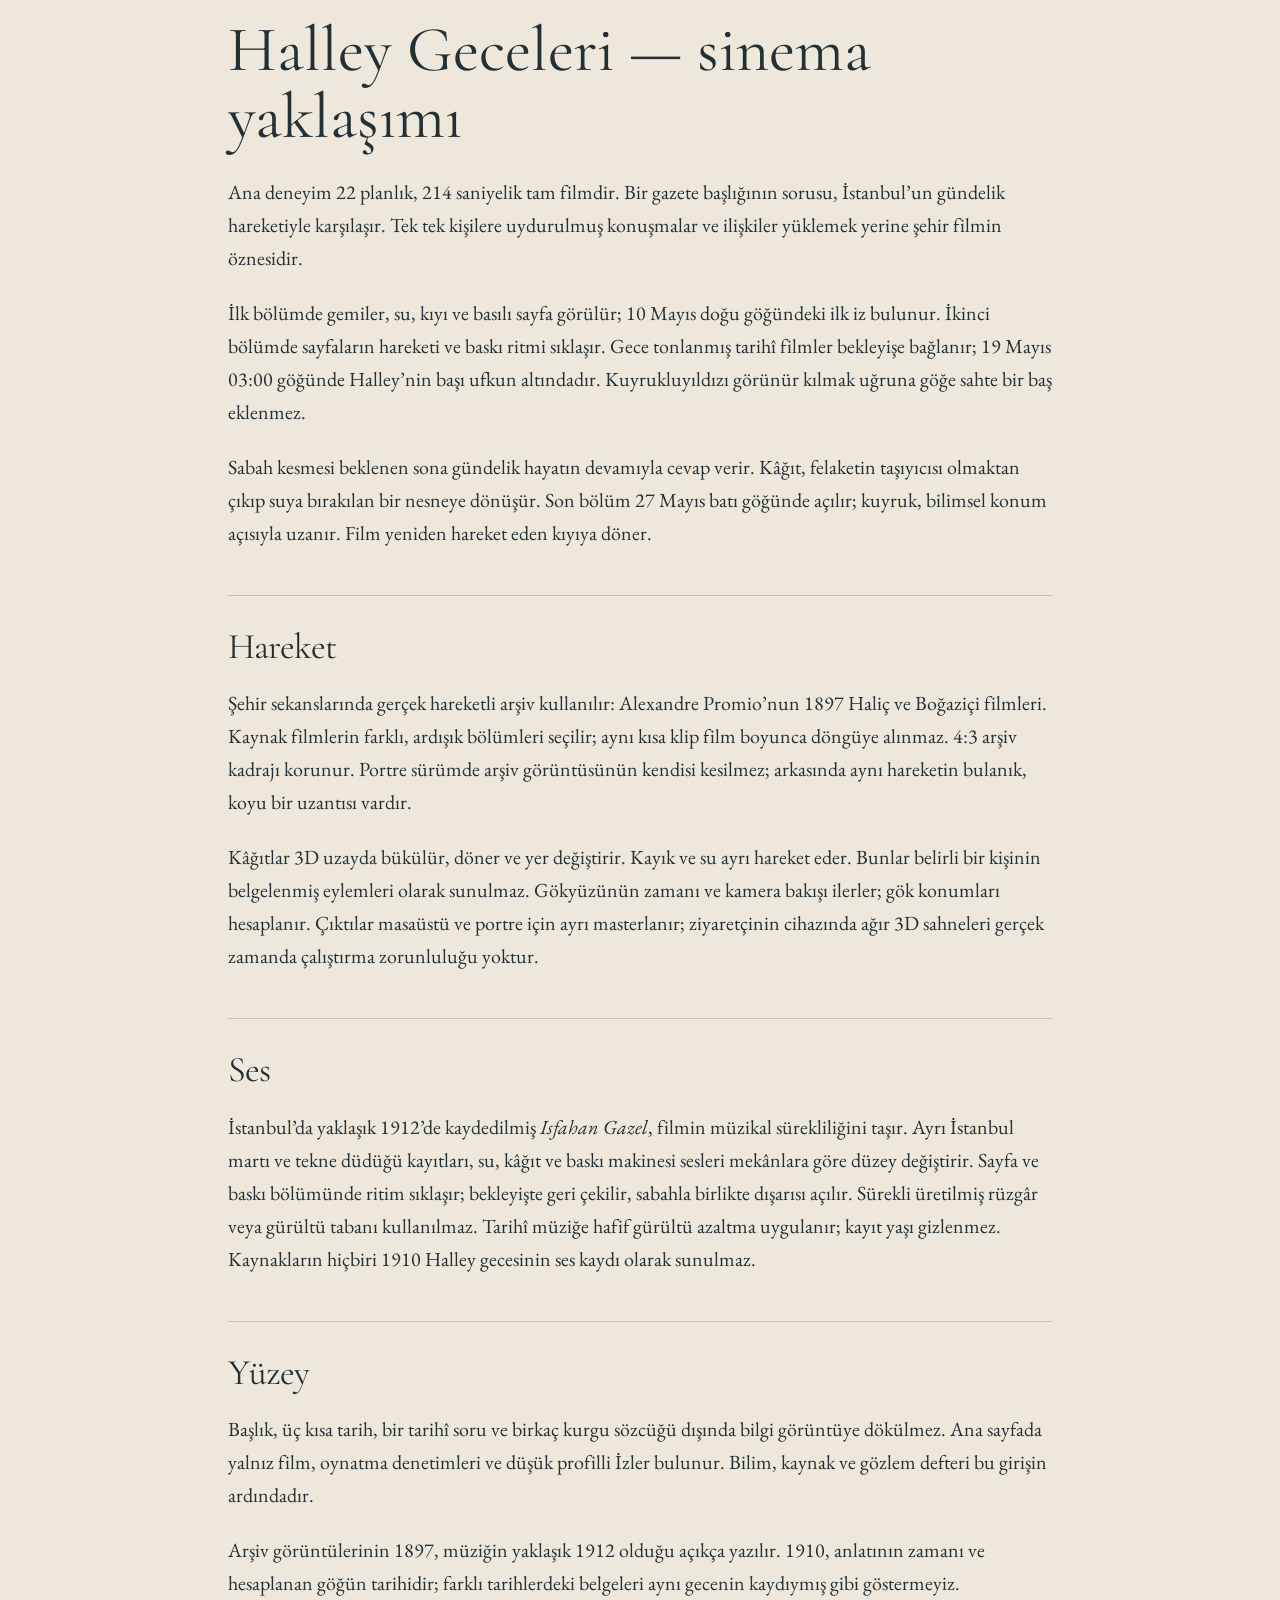
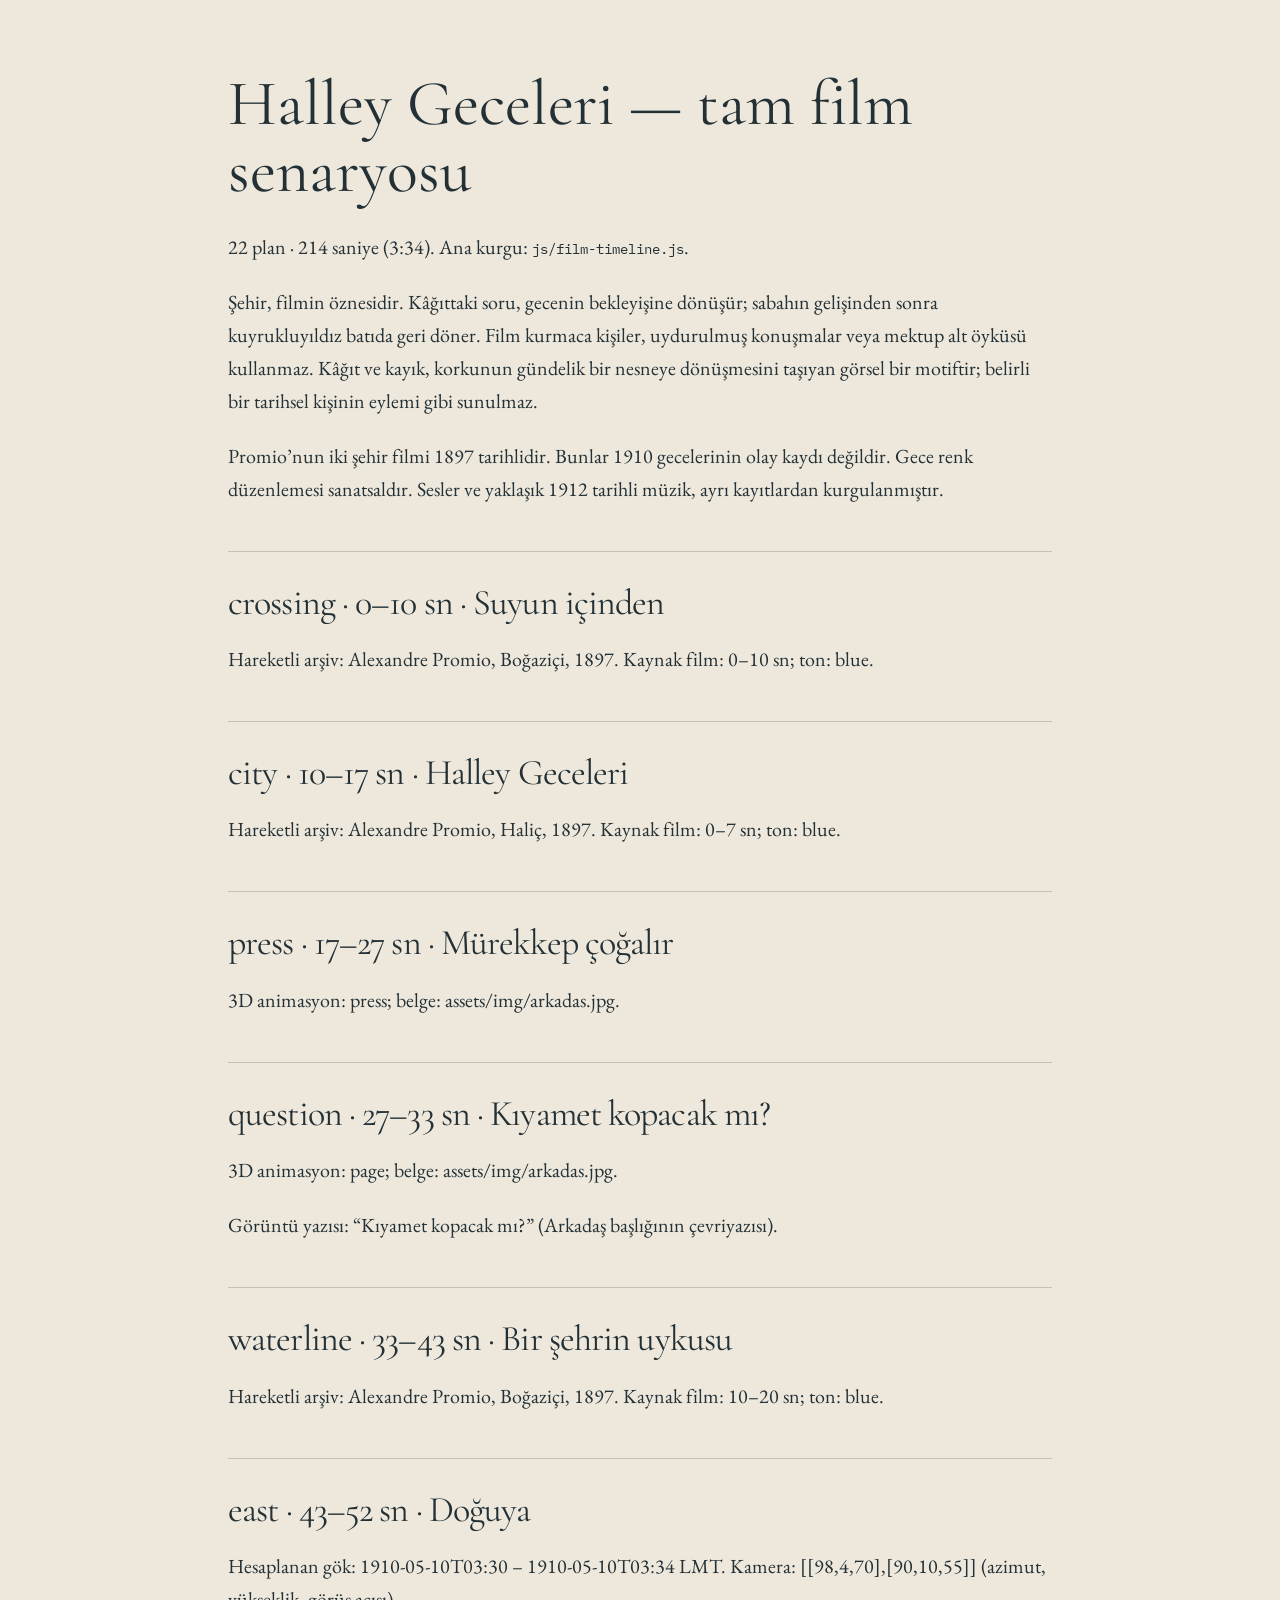
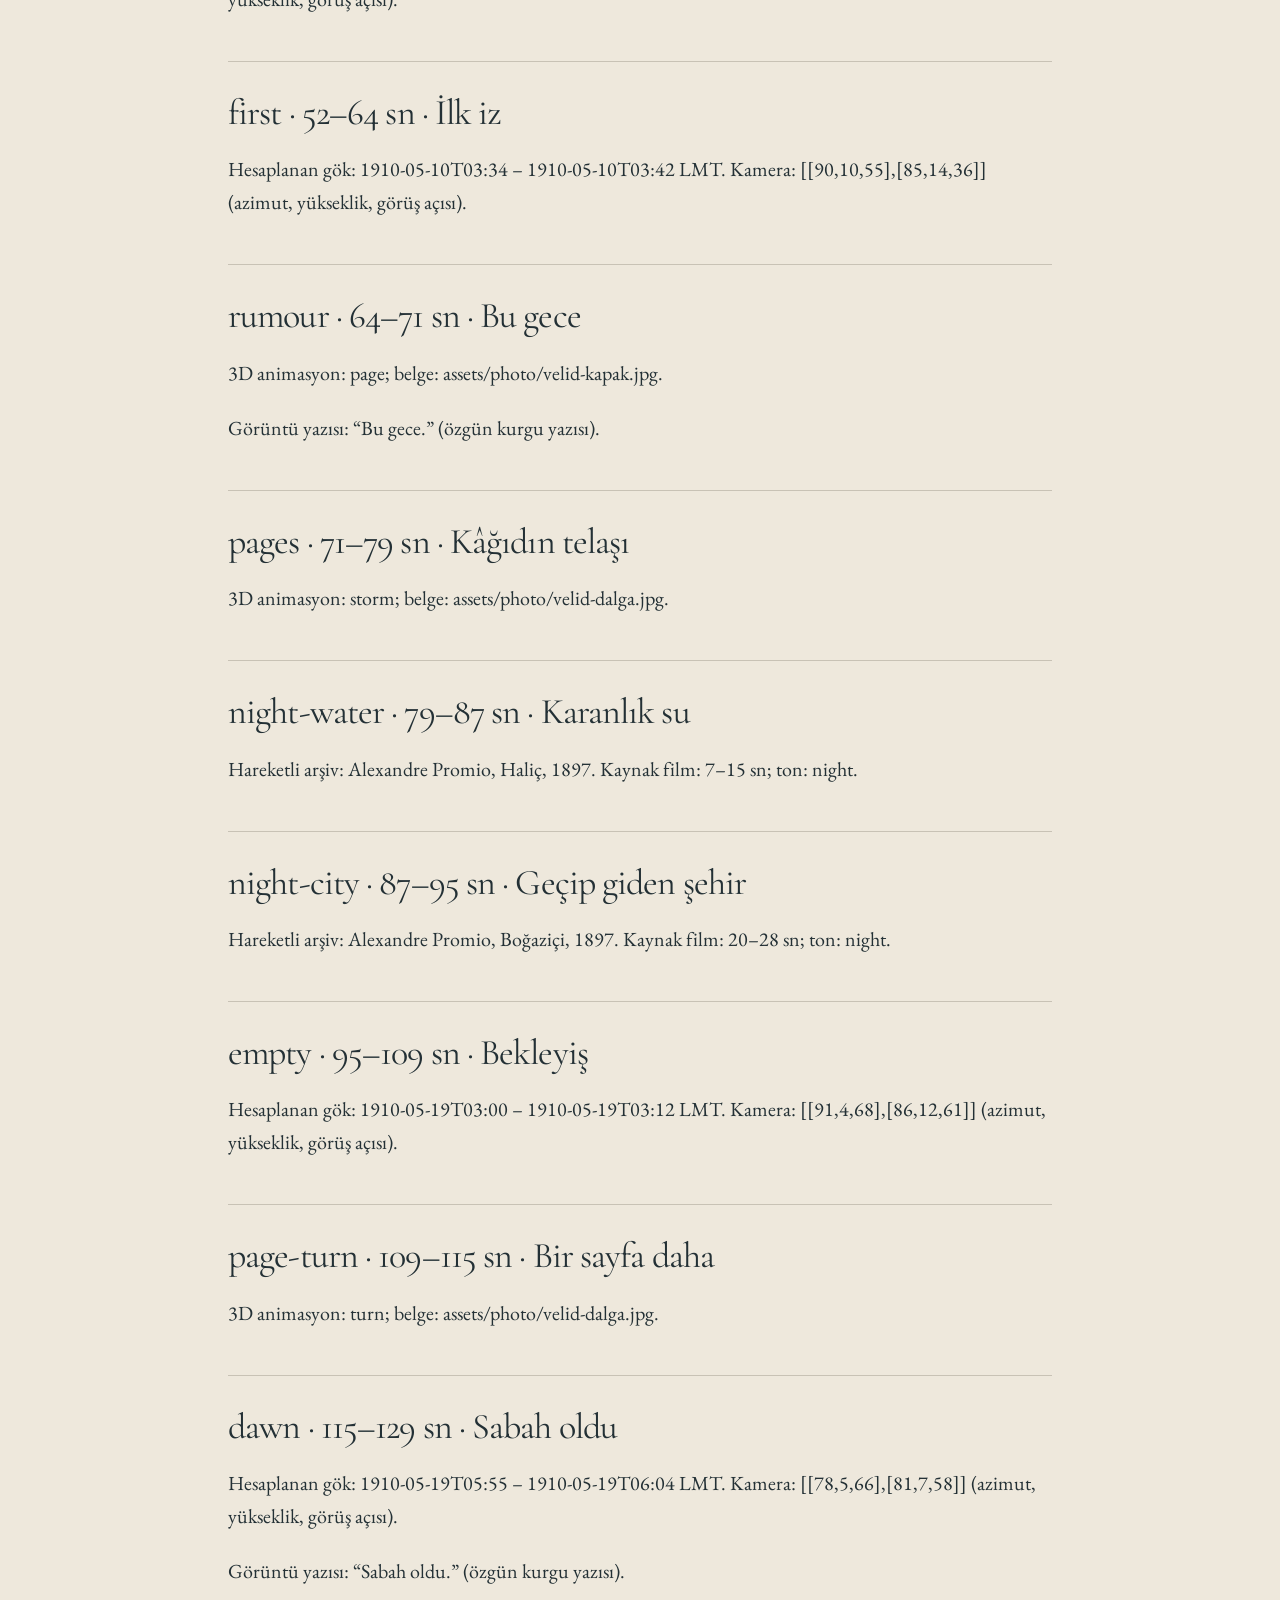
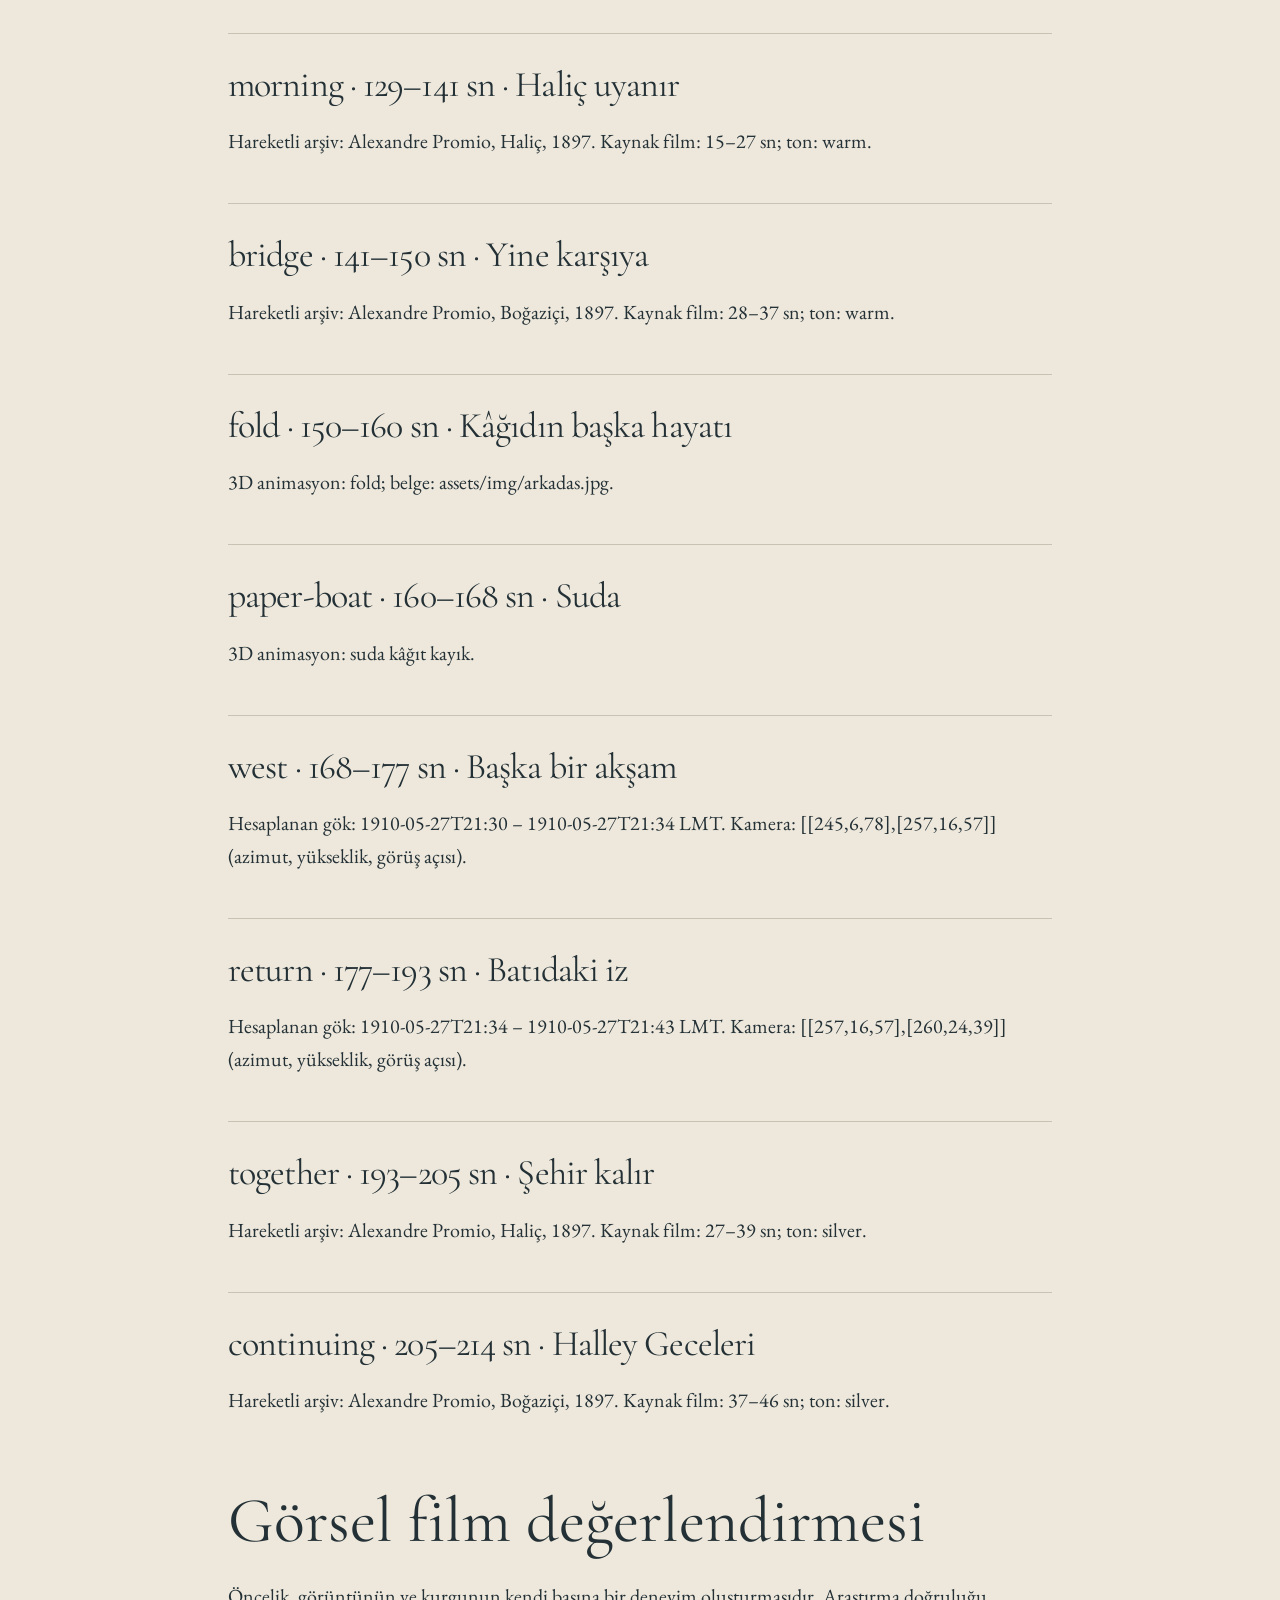
<file: yontem.html>
<!doctype html>
<html lang="tr"><head><meta charset="utf-8"><meta name="viewport" content="width=device-width, initial-scale=1">
<title>Yöntem ve kaynaklar — Halley Geceleri</title><link rel="icon" href="favicon.svg"><link rel="stylesheet" href="css/documentary.css">
<style>
body{height:auto;overflow:auto;background:var(--paper);color:var(--ink)} .doc{max-width:880px;margin:auto;padding:60px 28px 100px}
.doc section{scroll-margin-top:90px;margin-top:70px}.doc h1{font:400 clamp(38px,5vw,64px)/1.05 var(--display);margin:0 0 26px}.doc h2{font:400 36px/1.15 var(--display);margin:45px 0 20px;border-top:1px solid var(--line);padding-top:30px}.doc h3{font:400 26px/1.2 var(--display);margin:30px 0 15px}.doc p,.doc li{line-height:1.65;font-size:20px}.doc h1,.doc h2,.doc h3,.doc a{overflow-wrap:anywhere}.doc strong{font-weight:600}.doc code{font:400 .72em/1.7 var(--mono);overflow-wrap:anywhere}.doc pre{background:var(--paper-dark);padding:18px;overflow-x:auto}.doc blockquote{border-left:2px solid var(--rust);padding-left:20px;margin-inline:0;color:var(--muted)}.kicker{font:400 11px/1.6 var(--mono)!important;letter-spacing:.1em;color:var(--rust)}
.table-scroll{overflow-x:auto;max-width:100%;margin:25px 0}.table-scroll.wide-table table{min-width:620px}.doc table{border-collapse:collapse;width:100%;font-size:17px;line-height:1.5}.doc th,.doc td{border-bottom:1px solid var(--line);padding:12px 15px;text-align:left;vertical-align:top}.doc th{font:400 10px/1.6 var(--mono);color:var(--rust)}.table-hint{font:400 10px var(--mono)!important;color:var(--muted)}
.topnav{position:sticky;top:0;z-index:3;display:flex;align-items:center;gap:24px;overflow-x:auto;white-space:nowrap;padding:12px 28px;background:var(--paper);border-bottom:1px solid var(--line)}.topnav a{display:inline-flex;align-items:center;min-height:44px;flex:0 0 auto;font:400 10px var(--mono);text-decoration:none}.topnav .home{color:var(--rust)}
@media(max-width:640px){.doc{padding:40px 20px 70px}.doc section{margin-top:50px}.doc h1{font-size:42px}.doc h2{font-size:32px}.topnav{padding:6px 20px;gap:20px}}
</style></head><body>
<nav class="topnav" aria-label="Bölümler"><a class="home" href="index.html">← 1910’a dön</a><a href="#01-hikaye">Hikâye</a><a href="#03-mekan-kaynaklari">Mekân ve kaynaklar</a><a href="#05-bilim">Bilim</a><a href="#04-kamera-ses-plani">Görsel anlatım</a><a href="#02-senaryo">Senaryo</a><a href="#06-son-degerlendirme">Son değerlendirme</a><a href="index.html#gok">Gökyüzü</a><a href="index.html#belgeler">Kaynak odası</a></nav>
<main class="doc"><p class="kicker">Halley Geceleri — İstanbul, 1910</p><h1>Yöntem ve kaynaklar</h1>
<p>Bu sayfa tarihsel yeniden canlandırmanın senaryosunu, görsel dilini, mekân kaynaklarını ve bilimsel hesaplarının sınırlarını bir araya getirir. Mekân kaynaklarının tarihleri ve yeniden canlandırmada nasıl kullanıldıkları ayrıca açıklanır. Kaynak dosyalar <code>docs/</code> klasöründedir.</p>
<section id="01-hikaye"><h1>Halley Geceleri — bir tarihsel düş</h1>
<p>Ana deneyim, 1910 İstanbul’una ait süreli bir görsel filmdir. Site bir bilgi aktarımı veya arşiv sergisi olarak tasarlanmaz. Araştırma, düş kurmanın dayanağıdır; onun yüzeyini doldurmaz.</p>
<p>Film üç kurmaca kişi arasında ilerler: gazete satan Yusuf, fotoğrafın peşindeki Rıza ve cevabını henüz göndermemiş Münevver. Doğu göğünde bir arayış, şehirde dolaşan bir söylenti ve batı göğünde değişmiş bir bakış. Açılış sorusu finalde küçük bir karşılık bulur: “Yarın…?” — “Bir tane ayır.”</p>
<p>28 plan, yaklaşık 6 dakika 29 saniye. Görüntü, kamera hareketi, kadraj, ses ve sessizlik ana anlatıcıdır. Uzun bilimsel açıklamalar, ölçüm tabloları ve sunum şemaları filmin içine yerleştirilmez. Diyaloglar altyazıyla verilir. Atmosfer sesleri vardır; oyuncu seslendirmesi yapılmış değildir.</p>
<p>Kaynak isteyen izleyici küçük “İzler” girişinden sahnenin kaydını açar veya depoya gider. Film sonrasında serbest bakış, koordinat ve ayar panelleri kapalı olarak açılır. Ayarlar küçük menüyle çağrılır.</p>
<p>Geniş sanat yaklaşımı <code>film-tretman.md</code>, tam süreli senaryo <code>film-senaryo.md</code>, hesapların sınırları <code>05-bilim.md</code> içindedir. Önceki beş bölümlü okuma tasarımı ana deneyimden çıkarılmıştır.</p></section><section id="03-mekan-kaynaklari"><h1>Mekân ve görsel kaynaklar</h1>
<h2>İstanbul’u yeniden kurmak</h2>
<p>Sahneler, Galata çevresinde yüksek bir yerden doğuya ve batıya bakma fikrini izler. Yeni Gazete’nin 9 Mayıs tarifi yüksek bir yere çıkmayı ve doğuya dönmeyi öğütler. Hesap için Galata Kulesi koordinatı (41,02562° K, 28,97414° D) kullanılır. Bu seçim, belirli bir damdan yapılmış tarihsel gözlem kaydı bulunduğu anlamına gelmez.</p>
<p>Şehir katmanı Berggren’in Galata Kulesi’nden çekilmiş 1880’ler panoramasıdır. Gök fotoğraftan ayrılıp hesaplanan gökle birleştirilir. Levhaların bindirmeleri soldan yumuşak bir maskeyle birleştirilir; alt sınır zemine sönümlenir. Gece tonu ve pencere ışıkları temsilîdir. Fotoğraf 1910’dan yaklaşık 25–30 yıl öncedir; 1910’un ölçülmüş üç boyutlu kent modeli olarak sunulmaz. Önceki stilize çatı çizimi yeni filmde kullanılmaz.</p>
<p>Sokak ve Haliç görüntüleri Auguste Léon’un 1913 fotoğraflarındandır. Bunlar 1910 mekânını hayal etmek için görsel referanstır; gerçek tarihler küçük “İzler” çekmecesinde korunur. Fotoğraflardaki gerçek kişiler kurmaca karakterlerin fotoğrafı olarak tanımlanmaz.</p>
<h2>Ana anlatıdaki görseller</h2>
<div class="table-scroll wide-table" tabindex="0" role="region" aria-label="Kaydırılabilir kaynak tablosu"><table>
<thead>
<tr>
<th>Görüntü</th>
<th>Tarih ve yer</th>
<th>Kullanım</th>
<th>Kayıt</th>
</tr>
</thead>
<tbody>
<tr>
<td>Galata Köprüsü, Eminönü yönü</td>
<td>Yaklaşık 1900–Nisan 1910 öncesi, İstanbul</td>
<td>Açılışın gerçek şehir fotoğrafı; kırpma ve hafif ton düzenlemesi</td>
<td>Rijksmuseum, RP-F-F01141-CD; CC0</td>
</tr>
<tr>
<td>Matbaa-i Ebüzziyâ tanıtım levhası</td>
<td>1890, İstanbul</td>
<td>Yayıncılık ve basım sanatının görsel belgesi; iç mekân fotoğrafı değil</td>
<td>Library of Congress, LCCN 2009631575; kamu malı</td>
</tr>
<tr>
<td>Arkadaş, Yeni Gazete, Hayâl-i Cedid, Kalem ve diğer süreli yayınlar</td>
<td>1910, İstanbul</td>
<td>Olay örgüsü, doğrudan alıntı, yön tarifi ve mizah</td>
<td>Beyazıt Devlet Kütüphanesi–TUFS, Hakkı Tarık Us Koleksiyonu; her belge kendi kaydına bağlı</td>
</tr>
<tr>
<td>Velid’in kitabı: kapak ve şekiller</td>
<td>Mayıs 1910, İstanbul</td>
<td>Beklenti ve bilim anlatımı</td>
<td>İBB Atatürk Kitaplığı sayısal kopyası; filigran korunur</td>
</tr>
<tr>
<td>Barnard’ın Halley fotoğrafı</td>
<td>29 Mayıs 1910, Yerkes/Wisconsin</td>
<td>İsteğe bağlı arşivde gerçek astronomi fotoğrafı; İstanbul’da çekilmiş gibi gösterilmez</td>
<td>Yerkes/E. E. Barnard, kamu malı; Wikimedia Commons</td>
</tr>
</tbody>
</table></div><p class="table-hint">↔ Tabloyu yatay kaydırabilirsiniz.</p>
<p>Tam kaynak bağlantıları ve haklar <code>CREDITS.md</code> içindedir. Belge odasındaki 16 kayıt <code>data/archive.json</code> ve <code>data/archive.js</code> dosyalarında eşleniktir. Her kayıtta tarih, künye, açıklama, sınır ve varsa kaynak URL’si bulunur.</p>
<h2>Bakış yönleri</h2>
<p>10 Mayıs 03:30 LMT’de Halley Galata’dan yaklaşık 85° azimutta ve +10° yüksektedir. 27 Mayıs 21:30 LMT’de yaklaşık 259° azimutta ve +20° yüksektedir. Şafak sahnesi doğuya, akşam sahnesi batıya bakar. Kız Kulesi, camiler veya Çamlıca için yeni ana sayfada ölçülmüş bir çizim iddiası yoktur.</p>
<h2>Çalışma geçmişi</h2>
<p>Önceki film prototipinin Berggren panorama kalibrasyonu, mekân ve kurmaca karakter araştırmaları <code>research/legacy-mekan-kaynaklari.md</code> dosyasında korunur. Yeni film bu fotoğraf ve kurmaca kişi araştırmasını görsel anlatı için kullanır. Araştırmalar belirli karakterlerin gerçekte yaşamış olduklarının kanıtı değildir.</p></section><section id="05-bilim"><h1>Bilimsel yöntem ve sınırlar</h1>
<h2>Ne hesaplanıyor, ne temsil ediliyor?</h2>
<div class="table-scroll wide-table" tabindex="0" role="region" aria-label="Kaydırılabilir kaynak tablosu"><table>
<thead>
<tr>
<th>Öğe</th>
<th>Durum</th>
<th>Kaynak / yöntem</th>
</tr>
</thead>
<tbody>
<tr>
<td>Halley’in başının konumu</td>
<td><strong>Hesaplanan</strong></td>
<td>NASA/JPL Horizons, çözüm SAO/1910 (kayıt 90000029). Topo-merkezli görünür RA/Dec, tarihin ekinoksu, 10 dk örnek. Ham yanıt: <code>research/raw/halley.txt</code></td>
</tr>
<tr>
<td>Güneş, Ay, gezegenler</td>
<td><strong>Hesaplanan</strong></td>
<td>astronomy-engine 2.1.19 (MIT), topo-merkezli görünür, 1 sa örnek, doğrusal ara değer</td>
</tr>
<tr>
<td>Yıldızlar</td>
<td><strong>Katalog</strong></td>
<td>Hipparcos (d3-celestial 0.7.35 <code>stars.6.json</code>, 5.044 yıldız, 6 kadire kadar). Bütün dönem için tek bir çerçeve: 1910-05-15 için presesyon, nütasyon ve yıllık sapınç. Öz hareket uygulanmadı (Arcturus için ~3,5′).</td>
</tr>
<tr>
<td>Takımyıldız çizgileri ve adları</td>
<td>Geleneksel çizim</td>
<td>d3-celestial; adlar Türkçe</td>
</tr>
<tr>
<td>Samanyolu</td>
<td><strong>Katalog konturu + temsilî parlaklık</strong></td>
<td>d3-celestial <code>mw.json</code> konturları 1910 ekinoksuna taşınıp dokuya dönüştürüldü</td>
</tr>
<tr>
<td>Gök parlaklığı, alacakaranlık renkleri, Ay ışığı</td>
<td><strong>Model / temsil</strong></td>
<td>Güneş ve Ay yüksekliğine bağlı yaklaşık fiziksel model; ölçülmüş bir gök parlaklığı değildir</td>
</tr>
<tr>
<td>Çıplak göz sınır kadiri</td>
<td><strong>Model</strong></td>
<td>Gök parlaklığından türetilir; atmosferik sönüm k = 0,28 kadir/hava kütlesi</td>
</tr>
<tr>
<td>Halley’in parlaklığı</td>
<td><strong>Horizons nominal modeli</strong></td>
<td>T-mag (M1 = 5,5, k1 = 8). 1910 gözlem ölçümü değildir</td>
</tr>
<tr>
<td>Kuyruk yönü</td>
<td><strong>Hesaplanan</strong></td>
<td>Güneş’in tersi yönündeki konum açısı: Horizons PsAng, ICRF kuzeyinden tarihin gerçek kuzeyine döndürülmüş (−0,53°…+0,02°), 10 dk</td>
</tr>
<tr>
<td>Kuyruk uzunluğu, genişliği, parlaklığı</td>
<td><strong>Tanımlı model, sanatsal</strong></td>
<td>Aşağıya bakın</td>
</tr>
<tr>
<td>Atmosferik kırılma</td>
<td>Seçilebilir</td>
<td>Sæmundsson formülü (10 °C, 1010 hPa, standart atmosfer). Horizons verisi havasızdır; gerçek 1910 havası bilinmiyor</td>
</tr>
<tr>
<td>İstanbul mekânı</td>
<td><strong>Fotoğraf + yorum</strong>: Berggren’in 1880’ler Galata panoraması; gece tonu ve ışıklar temsilî</td>
<td>Galata göğü, kalibre edilmiş fotoğraf yönleri. Fotoğraf 1910’dan öncedir; kaynak çekmecesinde tarihi korunur.</td>
</tr>
<tr>
<td>Hava durumu</td>
<td><strong>Varsayım</strong></td>
<td>Bütün geceler açık hava ile sahnelendi. Hesaplanan görünürlük tarihsel hava raporu yerine konmaz. Belgelenen tek hava olayı: 18 Mayıs sabahı şafaktan önce İstanbul’da çıkan fırtına ve gün boyu süren yağmur (Yeni Gazete, 19 Mayıs 1910; aktaran Fettahoğlu 2025); yalnız sözle anılır.</td>
</tr>
</tbody>
</table></div><p class="table-hint">↔ Tabloyu yatay kaydırabilirsiniz.</p>
<h2>Kuyruk modeli</h2>
<p>Kuyruk, çekirdekten Güneş’in tersi yönünde uzanan, fiziksel uzunluğu <em>L</em> olan düz bir çizgi kabul edilir. Varsayılan <em>L</em> = 0,30 AU’dur; anlatı sahnelerinde kullanılır; gözlem masasında kuyruk açılıp kapatılabilir. Çekirdekten <em>s</em> uzaklığındaki bir noktanın başa göre görünür açısı:</p>
<p>θ(s) = atan2( s · sin β , Δ + s · cos β )</p>
<p>Burada Δ Halley–Dünya uzaklığı, β faz açısıdır (Horizons S-T-O). Nokta, başın konum açısı yönünde θ kadar ilerletilerek göğe yerleştirilir. Horizons PsAng değerini referans sistemin (ICRF/J2000) kuzey kutbuna göre verir; görünür RA/Dec ise 1910 tarihinin gerçek ekvatoruna göredir. Bu iki “kuzey” arasındaki fark (yerel olarak en çok 0,53°) veri üretiminde giderilir: her örnekte J2000 kutbunun tarih çerçevesindeki konum açısı PsAng’a eklenir (<code>tools/build_halley.js</code>). Yüzey parlaklığı e^(−s / 0,38L) ile azalır. Görünürlüğü gök parlaklığına ve hava kütlesine göre belirlenir; genişlik 0,004 + 0,07·s AU kabul edilir. Bu bir <strong>görselleştirme modelidir</strong>: eğrilik, toz ve iyon kuyruğu ayrımı ve fotometri yoktur.</p>
<p>Karşılaştırma için Barnard’ın Yerkes’ten (Wisconsin) çıplak gözle verdiği kuyruk uzunlukları araştırma karşılaştırması olarak kaydedilmiştir: 9 Mayıs ~15°, 27 Mayıs ~53° (ApJ 39, 1914). Bunlar İstanbul gözlemi değildir. İstanbul’a özgü 100–120° kuyruk ya da doğrulanmamış parlaklık zirveleri kullanılmadı.</p>
<h2>Zaman</h2>
<ul>
<li>Tarihler <strong>Gregoryen</strong>dir. Rumi tarihli gazeteler çevrilmiştir: Yeni Gazete’nin 9 Mayıs sayısı 26 Nisan 1326 tarihini de taşır.</li>
<li>Saatler <strong>İstanbul yerel ortalama güneş saati (LMT)</strong> ile verilir: LMT = UT + 1 sa 55 dk 54,816 sn (28,9784° D). Bu bir <strong>seçilmiş gösterim kuralıdır</strong>; dönemin sivil saat uygulamasına dair bir iddia değildir. Osmanlı ezanî (alaturka) saat ve Avrupa saati o yıllarda birlikte kullanılıyordu; bir gazetenin verdiği saatin hangi kurala göre olduğu ayrıca yorumlanmalıdır. Ana saat göstergesi LMT’dir; Güneş geçişinin UT aralığı ayrıca belirtilir.</li>
<li>Aynı kuralı Galata’nın kendi boylamıyla uygulamak 1,02 sn fark eder; IANA saat dilimi veritabanı Mayıs 1910 için <code>Europe/Istanbul</code> = UT + 1:56:56 verir (bu sitenin kuralından 61,2 sn fazla). Bu değerler birbirinin yerine aynı an değişmeden konamaz.</li>
<li><strong>UT</strong>, 1910 için Horizons’un yeniden kurduğu UT’dir (<strong>UT1</strong>), bugünkü UTC değildir. Kodda zaman, JavaScript’in <code>Date</code> sayısı içinde taşınır; bu yalnız bir sayı kabıdır, saat dilimi iddiası değildir.</li>
<li>Bugünün Türkiye saatiyle (UTC+3) karşılaştırmak için LMT’ye yaklaşık 1 sa 4 dk eklenir; bu yalnız sezgi içindir.</li>
</ul>
<h2>Korunan hesap sonuçları</h2>
<ul>
<li><strong>Günberi:</strong> 20 Nisan 1910, 04:17 TDB; q = 0,5872 AU (Horizons oskülasyon elemanları).</li>
<li><strong>Dünya’ya en yakın geçiş:</strong> 20 Mayıs 1910, 12:51 UT; 0,151357 AU = 22,64 milyon km. Kullanılan çözümde <strong>ışık-zamanı düzeltilmiş yer merkezli gözlemci uzaklığının</strong> en küçük değeridir (bağımsız denetim: 12:50:50,09 UT, 0,1513571505 AU). Eşzamanlı geometrik en yakın yaklaşım ayrı bir tanımdır ve burada hesaplanmadı.</li>
<li><strong>İstanbul’dan Güneş diski geçişi:</strong> 19 Mayıs 1910.</li>
</ul>
<div class="table-scroll wide-table" tabindex="0" role="region" aria-label="Kaydırılabilir kaynak tablosu"><table>
<thead>
<tr>
<th>Olay</th>
<th>LMT</th>
<th>UT</th>
<th>Güneş yüksekliği</th>
</tr>
</thead>
<tbody>
<tr>
<td>Giriş</td>
<td>05:34:49,55</td>
<td>03:38:54,73</td>
<td>8,8°</td>
</tr>
<tr>
<td>En yakın</td>
<td>06:04:24,58</td>
<td>04:08:29,76</td>
<td>14,2° (merkezler arası 0,045°)</td>
</tr>
<tr>
<td>Çıkış</td>
<td>06:33:53,75</td>
<td>04:37:58,94</td>
<td>19,6°</td>
</tr>
</tbody>
</table></div><p class="table-hint">↔ Tabloyu yatay kaydırabilirsiniz.</p>
<p>Geçiş yalnız isteğe bağlı araştırma görünümünde bilimsel çizimle gösterilir; ana filmde açıklama şeması yoktur. Bu çizimde konum işareti <strong>büyütülmüştür</strong>. İstanbul’dan görülmüş bir çekirdek silueti ya da gözlem kaydı varmış izlenimi verilmez.</p>
<h2>Doğrulama</h2>
<p>Bu sürüm için <code>tests/</code> altında yeniden çalıştırılabilen denetimler bulunur (<code>node --test tests/ephemeris.test.cjs</code>, 8 test).</p>
<ul>
<li><strong>Bağımsız denetim (17 Ekim 2026):</strong> taze Horizons yanıtlarıyla (Halley için açıkça SAO/1910, kayıt 90000029) site aralığında 30 dakikada bir, sitenin örnekleri arasına düşen anlarda 24.920 konum karşılaştırması yapıldı. Havasız en büyük farklar: Halley 0,241′, Güneş 0,241′, Ay 0,579′ (Galata’da 0,568′), Merkür 0,349′, Zühre 0,192′, Merih 0,227′, Müşteri 0,186′, Zühal 0,241′. Bunlar sınanan ızgaradaki en büyük değerlerdir; her an için matematiksel bir üst sınır değildir.</li>
<li>O denetimde Halley, Güneş ve Zühal’in ortak 0,241′ farkının kaynağı <strong>ekinoks denkleminin</strong> atlanmasıydı: görünür koordinatlar ortalama yıldız zamanıyla döndürülüyordu. Gerçek yıldız zamanına geçildi; Halley’in Horizons azimut/yükseklik sütunlarıyla farkı 7.488 örnekte <strong>0,241′’ten 0,011′’e</strong> indi.</li>
<li>Yerleşik denetim: Güneş ve Ay, eski paketteki Horizons tablosuyla (<code>data/ephemeris.json</code>, 7.488 örnek) karşılaştırılır.</li>
<li><strong>Galata yaklaşımı:</strong> Güneş, Ay ve gezegenlerin topo-merkezli RA/Dec’i referans noktası için (41,0082 K, 28,9784 D, 30 m) üretilir ve Galata’da (41,0256 K, 28,9741 D, 87 m) yalnız ufuk dönüşümü değiştirilir. İki nokta 2 km arayla Ay paralaksında yay saniyesi düzeyinde fark yaratır; denetim bunu Ay için 0,57′ en büyük farkın içinde buldu.</li>
<li>Kuyruk yönü: düzeltilmiş PA, sitenin kendi verisinden hesaplanan Güneş’ten uzağa büyük daire yönüyle en çok 0,006° farklıdır (Güneş’ten 3°’den uzak anlar). Kavuşum yakınında yön hızla döndüğü için PA 10 dakikada bir saklanır.</li>
<li>Uç noktalar: Halley dizileri yayımlanan aralığı iki uçta da kuşatır; ilk 5 dk 55 sn ve son 4 dk 5 sn’de baş artık sabit kalmaz.</li>
<li>Güneş diski geçişi bağımsız denetimde aynen yeniden üretildi (aşağıdaki tablo); veri artık tek bir üreticiden gelir (<code>tools/build_transit.py</code>).</li>
<li>Yeni Gazete’nin 9 Mayıs yazısındaki yön bilgisi (“Hâle, Zühre’nin sol cihetindedir”) 10 Mayıs 03:30 LMT hesabıyla uyumludur: Galata’dan Zühre 94,0° azimut / +4,6°, Halley 85,3° / +10,3°.</li>
<li>Aynı yazıdaki “günde altı milyon kilometro” yaklaşma hızı, Horizons’un o günkü yaklaşma hızıyla uyumludur: 67,5 km/sn ≈ 5,8 milyon km/gün.</li>
<li>Gazetenin öngördüğü “18 Mayıs’tan sonra iki gün görünmeyecek” bilgisi, 19 Mayıs 03:00’te başın ufkun ~15° altında olmasıyla uyumludur.</li>
<li><strong>Doğruluğun anlamı:</strong> Horizons’un SAO/1910 başlığında kovaryans (RMS) yoktur ve kaynak elemanların dönem saatinde bir belirsizlik notu bulunur. Yukarıdaki sayılar <strong>model uyumudur</strong>; 1910 gözlemine göre ölçülmüş bir belirsizlik değildir. Fazla ondalık basamak tarihsel doğruluk göstermez.</li>
<li>Stellarium karşılaştırması yapılmadı. Yapılacaksa 1910 görünümüne uygun yörünge elemanları (geriye uzatılmış modern Halley yörüngesi değil), aynı gözlem noktası, UT anı ve kırılma ayarı kullanılmalı; sürüm ve eleman kaynağı kaydedilmelidir.</li>
</ul>
<h2>Gözlem altyapısı, 1910</h2>
<p>İstanbul’da 1910 baharında işleyen bir resmî rasathane yoktu. Beyoğlu’ndaki Rasathane-i Âmire 31 Mart olaylarında (31 Mart 1325 = 13 Nisan 1909) tahrip edilmiş, onarım sürüyordu (Günergün; Fettahoğlu 2025). Basın, Halley bilgisini büyük ölçüde Avrupa kaynaklarından aktardı. Bu nedenle deneyimde İstanbul’dan yapılmış bir bilimsel ölçüm gösterilmez; karşılaştırma için Yerkes (Wisconsin) fotoğrafları ve Barnard’ın ölçümleri, yerleri açıkça yazılarak kullanılır.</p>
<h2>Kaynaklardaki hataların düzeltilmesi</h2>
<ul>
<li>Bazı ikincil kaynaklarda Rumî tarihe 13 gün eklemenin “Hicrî tarihe” uygulandığı yazılır; çeviri Rumî (mali) takvim içindir. Hicrî tarih ayrı bir ay takvimidir.</li>
<li>Velid’in kitabının basım yılı 1328 Hicrî’dir (1910). “Rumî 1328 / 1912” okuması, kitabın Mayıs 1910 ilanlarıyla çelişir.</li>
<li>Gürpınar’ın romanı Sabah’ta 12 Nisan – 26 Mayıs 1326 (Rumî) arasında tefrika edildi; Gregoryen karşılığı 25 Nisan – 8 Haziran 1910’dur.</li>
<li>Halley ekmeği, kanto ve “panzehir” gibi forum kaynaklı anlatılar doğrulanamadığı için kullanılmadı. Romandaki sarnıç ve pencere macunu sahneleri kurgudur; tarihsel olay gibi sunulmaz.</li>
<li>Yerkes’in 2 ayaklık reflektör plakası Ocak 1910 tarihlidir; Mayıs gözlemi gibi gösterilmez.</li>
</ul>
<h2>Sınırlar</h2>
<ul>
<li>Bulut, pus, ışık kirliliği ve gerçek hava kayıtları modelde yoktur.</li>
<li>Ay diskinin yüzey ayrıntısı yoktur; evre ve yönü doğrudur. Güneş ve Ay diskleri uzaklıktan hesaplanan görünür yarıçapla çizilir; geniş görüş açısında görünür kalsınlar diye birkaç piksellik bir alt sınır vardır.</li>
<li>Manzara, 1880’ler fotoğrafıdır. Önceki kalibrasyonda yönler yaklaşık ±0,5°, ufuk yüksekliği levhaya göre ±0,3–0,7° belirsizlik taşır. Görsel birleşimleri yumuşatmak bu geometrik belirsizliği azaltmaz. 347°–39° arası fotoğrafta yoktur.</li>
<li>Gezegen konumları ~1′ doğruluktadır (astronomy-engine). Horizons’la doğrudan karşılaştırma yalnız Güneş ve Ay için yapıldı.</li>
<li>Gazete metinlerinin çevriyazısı bu çalışmanın okumasıdır; görüntüyle birlikte verilir ve uzman denetimi önerilir.</li>
</ul>
<h2>Tam hareketli filmde belge tarihleri</h2>
<p>Yeni ana filmdeki İstanbul hareketli görüntüleri Alexandre Promio’nun 1897 filmleridir; 1910 Halley gecelerinin çekimi değildir. Müzik, İstanbul’da yaklaşık 1912’de kaydedilmiş Isfahan Gazel’dir. Tarihler kaynak görünümünde ve film künyesinde korunur. Kâğıt/kayık animasyonu şiirsel kurgudur. Gök sekansları mevcut doğrulanmış <code>Astro</code> / <code>Sky</code> motorundan üretilmiştir. Ana filmde bilimsel ölçüm veya tarihsel gözlem diye yeni bir konum iddiası eklenmemiştir. Tam kaynaklar: <a href="film-sound.md">film-sound.md</a>.</p></section><section id="04-kamera-ses-plani"><h1>Halley Geceleri — sinema yaklaşımı</h1>
<p>Ana deneyim 22 planlık, 214 saniyelik tam filmdir. Bir gazete başlığının sorusu, İstanbul’un gündelik hareketiyle karşılaşır. Tek tek kişilere uydurulmuş konuşmalar ve ilişkiler yüklemek yerine şehir filmin öznesidir.</p>
<p>İlk bölümde gemiler, su, kıyı ve basılı sayfa görülür; 10 Mayıs doğu göğündeki ilk iz bulunur. İkinci bölümde sayfaların hareketi ve baskı ritmi sıklaşır. Gece tonlanmış tarihî filmler bekleyişe bağlanır; 19 Mayıs 03:00 göğünde Halley’nin başı ufkun altındadır. Kuyrukluyıldızı görünür kılmak uğruna göğe sahte bir baş eklenmez.</p>
<p>Sabah kesmesi beklenen sona gündelik hayatın devamıyla cevap verir. Kâğıt, felaketin taşıyıcısı olmaktan çıkıp suya bırakılan bir nesneye dönüşür. Son bölüm 27 Mayıs batı göğünde açılır; kuyruk, bilimsel konum açısıyla uzanır. Film yeniden hareket eden kıyıya döner.</p>
<h2>Hareket</h2>
<p>Şehir sekanslarında gerçek hareketli arşiv kullanılır: Alexandre Promio’nun 1897 Haliç ve Boğaziçi filmleri. Kaynak filmlerin farklı, ardışık bölümleri seçilir; aynı kısa klip film boyunca döngüye alınmaz. 4:3 arşiv kadrajı korunur. Portre sürümde arşiv görüntüsünün kendisi kesilmez; arkasında aynı hareketin bulanık, koyu bir uzantısı vardır.</p>
<p>Kâğıtlar 3D uzayda bükülür, döner ve yer değiştirir. Kayık ve su ayrı hareket eder. Bunlar belirli bir kişinin belgelenmiş eylemleri olarak sunulmaz. Gökyüzünün zamanı ve kamera bakışı ilerler; gök konumları hesaplanır. Çıktılar masaüstü ve portre için ayrı masterlanır; ziyaretçinin cihazında ağır 3D sahneleri gerçek zamanda çalıştırma zorunluluğu yoktur.</p>
<h2>Ses</h2>
<p>İstanbul’da yaklaşık 1912’de kaydedilmiş <em>Isfahan Gazel</em>, filmin müzikal sürekliliğini taşır. Ayrı İstanbul martı ve tekne düdüğü kayıtları, su, kâğıt ve baskı makinesi sesleri mekânlara göre düzey değiştirir. Sayfa ve baskı bölümünde ritim sıklaşır; bekleyişte geri çekilir, sabahla birlikte dışarısı açılır. Sürekli üretilmiş rüzgâr veya gürültü tabanı kullanılmaz. Tarihî müziğe hafif gürültü azaltma uygulanır; kayıt yaşı gizlenmez. Kaynakların hiçbiri 1910 Halley gecesinin ses kaydı olarak sunulmaz.</p>
<h2>Yüzey</h2>
<p>Başlık, üç kısa tarih, bir tarihî soru ve birkaç kurgu sözcüğü dışında bilgi görüntüye dökülmez. Ana sayfada yalnız film, oynatma denetimleri ve düşük profilli İzler bulunur. Bilim, kaynak ve gözlem defteri bu girişin ardındadır.</p>
<p>Arşiv görüntülerinin 1897, müziğin yaklaşık 1912 olduğu açıkça yazılır. 1910, anlatının zamanı ve hesaplanan göğün tarihidir; farklı tarihlerdeki belgeleri aynı gecenin kaydıymış gibi göstermeyiz.</p></section><section id="02-senaryo"><h1>Halley Geceleri — tam film senaryosu</h1>
<p>22 plan · 214 saniye (3:34). Ana kurgu: <code>js/film-timeline.js</code>.</p>
<p>Şehir, filmin öznesidir. Kâğıttaki soru, gecenin bekleyişine dönüşür; sabahın gelişinden sonra kuyrukluyıldız batıda geri döner. Film kurmaca kişiler, uydurulmuş konuşmalar veya mektup alt öyküsü kullanmaz. Kâğıt ve kayık, korkunun gündelik bir nesneye dönüşmesini taşıyan görsel bir motiftir; belirli bir tarihsel kişinin eylemi gibi sunulmaz.</p>
<p>Promio’nun iki şehir filmi 1897 tarihlidir. Bunlar 1910 gecelerinin olay kaydı değildir. Gece renk düzenlemesi sanatsaldır. Sesler ve yaklaşık 1912 tarihli müzik, ayrı kayıtlardan kurgulanmıştır.</p>
<h2>crossing · 0–10 sn · Suyun içinden</h2>
<p>Hareketli arşiv: Alexandre Promio, Boğaziçi, 1897. Kaynak film: 0–10 sn; ton: blue.</p>
<h2>city · 10–17 sn · Halley Geceleri</h2>
<p>Hareketli arşiv: Alexandre Promio, Haliç, 1897. Kaynak film: 0–7 sn; ton: blue.</p>
<h2>press · 17–27 sn · Mürekkep çoğalır</h2>
<p>3D animasyon: press; belge: assets/img/arkadas.jpg.</p>
<h2>question · 27–33 sn · Kıyamet kopacak mı?</h2>
<p>3D animasyon: page; belge: assets/img/arkadas.jpg.</p>
<p>Görüntü yazısı: “Kıyamet kopacak mı?” (Arkadaş başlığının çevriyazısı).</p>
<h2>waterline · 33–43 sn · Bir şehrin uykusu</h2>
<p>Hareketli arşiv: Alexandre Promio, Boğaziçi, 1897. Kaynak film: 10–20 sn; ton: blue.</p>
<h2>east · 43–52 sn · Doğuya</h2>
<p>Hesaplanan gök: 1910-05-10T03:30 – 1910-05-10T03:34 LMT. Kamera: [[98,4,70],[90,10,55]] (azimut, yükseklik, görüş açısı).</p>
<h2>first · 52–64 sn · İlk iz</h2>
<p>Hesaplanan gök: 1910-05-10T03:34 – 1910-05-10T03:42 LMT. Kamera: [[90,10,55],[85,14,36]] (azimut, yükseklik, görüş açısı).</p>
<h2>rumour · 64–71 sn · Bu gece</h2>
<p>3D animasyon: page; belge: assets/photo/velid-kapak.jpg.</p>
<p>Görüntü yazısı: “Bu gece.” (özgün kurgu yazısı).</p>
<h2>pages · 71–79 sn · Kâğıdın telaşı</h2>
<p>3D animasyon: storm; belge: assets/photo/velid-dalga.jpg.</p>
<h2>night-water · 79–87 sn · Karanlık su</h2>
<p>Hareketli arşiv: Alexandre Promio, Haliç, 1897. Kaynak film: 7–15 sn; ton: night.</p>
<h2>night-city · 87–95 sn · Geçip giden şehir</h2>
<p>Hareketli arşiv: Alexandre Promio, Boğaziçi, 1897. Kaynak film: 20–28 sn; ton: night.</p>
<h2>empty · 95–109 sn · Bekleyiş</h2>
<p>Hesaplanan gök: 1910-05-19T03:00 – 1910-05-19T03:12 LMT. Kamera: [[91,4,68],[86,12,61]] (azimut, yükseklik, görüş açısı).</p>
<h2>page-turn · 109–115 sn · Bir sayfa daha</h2>
<p>3D animasyon: turn; belge: assets/photo/velid-dalga.jpg.</p>
<h2>dawn · 115–129 sn · Sabah oldu</h2>
<p>Hesaplanan gök: 1910-05-19T05:55 – 1910-05-19T06:04 LMT. Kamera: [[78,5,66],[81,7,58]] (azimut, yükseklik, görüş açısı).</p>
<p>Görüntü yazısı: “Sabah oldu.” (özgün kurgu yazısı).</p>
<h2>morning · 129–141 sn · Haliç uyanır</h2>
<p>Hareketli arşiv: Alexandre Promio, Haliç, 1897. Kaynak film: 15–27 sn; ton: warm.</p>
<h2>bridge · 141–150 sn · Yine karşıya</h2>
<p>Hareketli arşiv: Alexandre Promio, Boğaziçi, 1897. Kaynak film: 28–37 sn; ton: warm.</p>
<h2>fold · 150–160 sn · Kâğıdın başka hayatı</h2>
<p>3D animasyon: fold; belge: assets/img/arkadas.jpg.</p>
<h2>paper-boat · 160–168 sn · Suda</h2>
<p>3D animasyon: suda kâğıt kayık.</p>
<h2>west · 168–177 sn · Başka bir akşam</h2>
<p>Hesaplanan gök: 1910-05-27T21:30 – 1910-05-27T21:34 LMT. Kamera: [[245,6,78],[257,16,57]] (azimut, yükseklik, görüş açısı).</p>
<h2>return · 177–193 sn · Batıdaki iz</h2>
<p>Hesaplanan gök: 1910-05-27T21:34 – 1910-05-27T21:43 LMT. Kamera: [[257,16,57],[260,24,39]] (azimut, yükseklik, görüş açısı).</p>
<h2>together · 193–205 sn · Şehir kalır</h2>
<p>Hareketli arşiv: Alexandre Promio, Haliç, 1897. Kaynak film: 27–39 sn; ton: silver.</p>
<h2>continuing · 205–214 sn · Halley Geceleri</h2>
<p>Hareketli arşiv: Alexandre Promio, Boğaziçi, 1897. Kaynak film: 37–46 sn; ton: silver.</p></section><section id="06-son-degerlendirme"><h1>Görsel film değerlendirmesi</h1>
<p>Öncelik, görüntünün ve kurgunun kendi başına bir deneyim oluşturmasıdır. Araştırma doğruluğu korunur; ana yüzey açıklama paragrafları veya ölçüm grafikleriyle doldurulmaz.</p>
<p>28 planlık doğrusal kurgu açılıştaki soruyu finale taşır. Beklemek, Söylenti ve Bakmak arasında otomatik akan geçiş vardır; ziyaretçi bölüm menüsünü kullanmak zorunda değildir. Kaynak çekmecesi isteğe bağlı açılır, film durur ve kapanınca sürer. Sonraki serbest bakışta bilgi panelleri kapalıdır.</p>
<p>Masaüstü, portre telefon, dar telefon ve yatay ekranlarda her planın üç anı kontrol edilir. Altyazı ve denetim çakışması, taşma, ilk tıklama ve araştırma çekmecesinin kapanışı sınanır. Tarayıcının Türkçe harfler için kullandığı gerçek font Chrome DevTools protokolünden okunur.</p>
<p>Bu kontroller estetik niteliğin veya tarihsel gerçekçiliğin matematiksel kanıtı değildir. Ekran görüntüleri ve kesintisiz oynatım ayrıca incelenir. Fiziksel telefon/Safari testi yapılmış sayılmaz.</p></section>
<h2>Kaynak dosyalar ve haklar</h2><p>Ayrıntılı künye ve lisanslar: <a href="CREDITS.md">CREDITS.md</a>, ham Horizons yanıtları: <code>research/raw/</code>.</p>
</main></body></html>
</file>
<file: css/fonts.css>
/* Halley Geceleri — tek sanat yönetimi
   Derin gece mavileri, solgun şafak yeşilleri, taşın açık tonları, ahşabın koyu kahverengileri, mürekkep siyahı, küçük sıcak ışıklar. */
@font-face { font-family: "Cormorant Garamond"; font-weight: 300; font-style: normal; font-display: swap; src: url(../assets/fonts/cormorant-garamond-latin-ext-300-normal.woff2) format("woff2"); unicode-range: U+0100-024F, U+1E00-1EFF; }
@font-face { font-family: "Cormorant Garamond"; font-weight: 300; font-style: normal; font-display: swap; src: url(../assets/fonts/cormorant-garamond-latin-300-normal.woff2) format("woff2"); unicode-range: U+0000-00FF, U+0131, U+0152-0153, U+02BB-02BC, U+02C6, U+02DA, U+02DC, U+0304, U+0308, U+0329, U+2000-206F; }
@font-face { font-family: "Cormorant Garamond"; font-weight: 400; font-style: normal; font-display: swap; src: url(../assets/fonts/cormorant-garamond-latin-ext-400-normal.woff2) format("woff2"); unicode-range: U+0100-024F, U+1E00-1EFF; }
@font-face { font-family: "Cormorant Garamond"; font-weight: 400; font-style: normal; font-display: swap; src: url(../assets/fonts/cormorant-garamond-latin-400-normal.woff2) format("woff2"); unicode-range: U+0000-00FF, U+0131, U+0152-0153, U+02BB-02BC, U+02C6, U+02DA, U+02DC, U+0304, U+0308, U+0329, U+2000-206F; }
@font-face { font-family: "Cormorant Garamond"; font-weight: 400; font-style: italic; font-display: swap; src: url(../assets/fonts/cormorant-garamond-latin-ext-400-italic.woff2) format("woff2"); unicode-range: U+0100-024F, U+1E00-1EFF; }
@font-face { font-family: "Cormorant Garamond"; font-weight: 400; font-style: italic; font-display: swap; src: url(../assets/fonts/cormorant-garamond-latin-400-italic.woff2) format("woff2"); unicode-range: U+0000-00FF, U+0131, U+0152-0153, U+02BB-02BC, U+02C6, U+02DA, U+02DC, U+0304, U+0308, U+0329, U+2000-206F; }
@font-face { font-family: "Cormorant Garamond"; font-weight: 500; font-style: normal; font-display: swap; src: url(../assets/fonts/cormorant-garamond-latin-ext-500-normal.woff2) format("woff2"); unicode-range: U+0100-024F, U+1E00-1EFF; }
@font-face { font-family: "Cormorant Garamond"; font-weight: 500; font-style: normal; font-display: swap; src: url(../assets/fonts/cormorant-garamond-latin-500-normal.woff2) format("woff2"); unicode-range: U+0000-00FF, U+0131, U+0152-0153, U+02BB-02BC, U+02C6, U+02DA, U+02DC, U+0304, U+0308, U+0329, U+2000-206F; }
@font-face { font-family: "EB Garamond"; font-weight: 400; font-style: normal; font-display: swap; src: url(../assets/fonts/eb-garamond-latin-ext-400-normal.woff2) format("woff2"); unicode-range: U+0100-024F, U+1E00-1EFF; }
@font-face { font-family: "EB Garamond"; font-weight: 400; font-style: normal; font-display: swap; src: url(../assets/fonts/eb-garamond-latin-400-normal.woff2) format("woff2"); unicode-range: U+0000-00FF, U+0131, U+0152-0153, U+02BB-02BC, U+02C6, U+02DA, U+02DC, U+0304, U+0308, U+0329, U+2000-206F; }
@font-face { font-family: "EB Garamond"; font-weight: 400; font-style: italic; font-display: swap; src: url(../assets/fonts/eb-garamond-latin-ext-400-italic.woff2) format("woff2"); unicode-range: U+0100-024F, U+1E00-1EFF; }
@font-face { font-family: "EB Garamond"; font-weight: 400; font-style: italic; font-display: swap; src: url(../assets/fonts/eb-garamond-latin-400-italic.woff2) format("woff2"); unicode-range: U+0000-00FF, U+0131, U+0152-0153, U+02BB-02BC, U+02C6, U+02DA, U+02DC, U+0304, U+0308, U+0329, U+2000-206F; }
@font-face { font-family: "EB Garamond"; font-weight: 500; font-style: normal; font-display: swap; src: url(../assets/fonts/eb-garamond-latin-ext-500-normal.woff2) format("woff2"); unicode-range: U+0100-024F, U+1E00-1EFF; }
@font-face { font-family: "EB Garamond"; font-weight: 500; font-style: normal; font-display: swap; src: url(../assets/fonts/eb-garamond-latin-500-normal.woff2) format("woff2"); unicode-range: U+0000-00FF, U+0131, U+0152-0153, U+02BB-02BC, U+02C6, U+02DA, U+02DC, U+0304, U+0308, U+0329, U+2000-206F; }
@font-face { font-family: "IBM Plex Mono"; font-weight: 400; font-style: normal; font-display: swap; src: url(../assets/fonts/ibm-plex-mono-latin-ext-400-normal.woff2) format("woff2"); unicode-range: U+0100-024F, U+1E00-1EFF; }
@font-face { font-family: "IBM Plex Mono"; font-weight: 400; font-style: normal; font-display: swap; src: url(../assets/fonts/ibm-plex-mono-latin-400-normal.woff2) format("woff2"); unicode-range: U+0000-00FF, U+0131, U+0152-0153, U+02BB-02BC, U+02C6, U+02DA, U+02DC, U+0304, U+0308, U+0329, U+2000-206F, U+2190-22FF; }
@font-face { font-family: "Amiri"; font-weight: 400; font-style: normal; font-display: swap; src: url(../assets/fonts/amiri-arabic-400-normal.woff2) format("woff2"); }
</file>
<file: css/style.css>
/* Halley Geceleri — tek sanat yönetimi
   Derin gece mavileri, solgun şafak yeşilleri, taşın açık tonları, ahşabın koyu kahverengileri, mürekkep siyahı, küçük sıcak ışıklar. */
@font-face { font-family: "Cormorant Garamond"; font-weight: 300; font-style: normal; font-display: swap; src: url(../assets/fonts/cormorant-garamond-latin-ext-300-normal.woff2) format("woff2"); unicode-range: U+0100-024F, U+1E00-1EFF; }
@font-face { font-family: "Cormorant Garamond"; font-weight: 300; font-style: normal; font-display: swap; src: url(../assets/fonts/cormorant-garamond-latin-300-normal.woff2) format("woff2"); unicode-range: U+0000-00FF, U+0131, U+0152-0153, U+02BB-02BC, U+02C6, U+02DA, U+02DC, U+0304, U+0308, U+0329, U+2000-206F; }
@font-face { font-family: "Cormorant Garamond"; font-weight: 400; font-style: normal; font-display: swap; src: url(../assets/fonts/cormorant-garamond-latin-ext-400-normal.woff2) format("woff2"); unicode-range: U+0100-024F, U+1E00-1EFF; }
@font-face { font-family: "Cormorant Garamond"; font-weight: 400; font-style: normal; font-display: swap; src: url(../assets/fonts/cormorant-garamond-latin-400-normal.woff2) format("woff2"); unicode-range: U+0000-00FF, U+0131, U+0152-0153, U+02BB-02BC, U+02C6, U+02DA, U+02DC, U+0304, U+0308, U+0329, U+2000-206F; }
@font-face { font-family: "Cormorant Garamond"; font-weight: 400; font-style: italic; font-display: swap; src: url(../assets/fonts/cormorant-garamond-latin-ext-400-italic.woff2) format("woff2"); unicode-range: U+0100-024F, U+1E00-1EFF; }
@font-face { font-family: "Cormorant Garamond"; font-weight: 400; font-style: italic; font-display: swap; src: url(../assets/fonts/cormorant-garamond-latin-400-italic.woff2) format("woff2"); unicode-range: U+0000-00FF, U+0131, U+0152-0153, U+02BB-02BC, U+02C6, U+02DA, U+02DC, U+0304, U+0308, U+0329, U+2000-206F; }
@font-face { font-family: "Cormorant Garamond"; font-weight: 500; font-style: normal; font-display: swap; src: url(../assets/fonts/cormorant-garamond-latin-ext-500-normal.woff2) format("woff2"); unicode-range: U+0100-024F, U+1E00-1EFF; }
@font-face { font-family: "Cormorant Garamond"; font-weight: 500; font-style: normal; font-display: swap; src: url(../assets/fonts/cormorant-garamond-latin-500-normal.woff2) format("woff2"); unicode-range: U+0000-00FF, U+0131, U+0152-0153, U+02BB-02BC, U+02C6, U+02DA, U+02DC, U+0304, U+0308, U+0329, U+2000-206F; }
@font-face { font-family: "EB Garamond"; font-weight: 400; font-style: normal; font-display: swap; src: url(../assets/fonts/eb-garamond-latin-ext-400-normal.woff2) format("woff2"); unicode-range: U+0100-024F, U+1E00-1EFF; }
@font-face { font-family: "EB Garamond"; font-weight: 400; font-style: normal; font-display: swap; src: url(../assets/fonts/eb-garamond-latin-400-normal.woff2) format("woff2"); unicode-range: U+0000-00FF, U+0131, U+0152-0153, U+02BB-02BC, U+02C6, U+02DA, U+02DC, U+0304, U+0308, U+0329, U+2000-206F; }
@font-face { font-family: "EB Garamond"; font-weight: 400; font-style: italic; font-display: swap; src: url(../assets/fonts/eb-garamond-latin-ext-400-italic.woff2) format("woff2"); unicode-range: U+0100-024F, U+1E00-1EFF; }
@font-face { font-family: "EB Garamond"; font-weight: 400; font-style: italic; font-display: swap; src: url(../assets/fonts/eb-garamond-latin-400-italic.woff2) format("woff2"); unicode-range: U+0000-00FF, U+0131, U+0152-0153, U+02BB-02BC, U+02C6, U+02DA, U+02DC, U+0304, U+0308, U+0329, U+2000-206F; }
@font-face { font-family: "EB Garamond"; font-weight: 500; font-style: normal; font-display: swap; src: url(../assets/fonts/eb-garamond-latin-ext-500-normal.woff2) format("woff2"); unicode-range: U+0100-024F, U+1E00-1EFF; }
@font-face { font-family: "EB Garamond"; font-weight: 500; font-style: normal; font-display: swap; src: url(../assets/fonts/eb-garamond-latin-500-normal.woff2) format("woff2"); unicode-range: U+0000-00FF, U+0131, U+0152-0153, U+02BB-02BC, U+02C6, U+02DA, U+02DC, U+0304, U+0308, U+0329, U+2000-206F; }
@font-face { font-family: "IBM Plex Mono"; font-weight: 400; font-style: normal; font-display: swap; src: url(../assets/fonts/ibm-plex-mono-latin-ext-400-normal.woff2) format("woff2"); unicode-range: U+0100-024F, U+1E00-1EFF; }
@font-face { font-family: "IBM Plex Mono"; font-weight: 400; font-style: normal; font-display: swap; src: url(../assets/fonts/ibm-plex-mono-latin-400-normal.woff2) format("woff2"); unicode-range: U+0000-00FF, U+0131, U+0152-0153, U+02BB-02BC, U+02C6, U+02DA, U+02DC, U+0304, U+0308, U+0329, U+2000-206F, U+2190-22FF; }
@font-face { font-family: "Amiri"; font-weight: 400; font-style: normal; font-display: swap; src: url(../assets/fonts/amiri-arabic-400-normal.woff2) format("woff2"); }

:root {
  --ink: #06090d; --night: #0b1522; --night-2: #12223a; --night-3: #1c3150;
  --dawn: #9fbcaa; --dawn-2: #cfe0cf; --stone: #d8cdb8; --stone-2: #b8ac96;
  --paper: #e6d8bb; --wood: #3b2618; --wood-2: #5a3a22;
  --lamp: #e8b46a; --lamp-2: #f6d49a; --brass: #c7a061;
  --text: #ebe3d1; --text-2: #c6bfae; --muted: #a7afaa; --line: rgba(216, 205, 184, .16);
  --serif: "EB Garamond", "Iowan Old Style", Georgia, serif; --display: "Cormorant Garamond", "EB Garamond", Georgia, serif;
  --mono: "IBM Plex Mono", ui-monospace, Menlo, monospace; --ottoman: "Amiri", "Scheherazade New", serif;
  --fs: 1rem; --sub: clamp(1.15rem, 1.05rem + .7vw, 1.65rem);
  color-scheme: dark;
}
html.large { --fs: 1.15rem; --sub: clamp(1.35rem, 1.2rem + .9vw, 2rem); }
*, *::before, *::after { box-sizing: border-box; }
[hidden] { display: none !important; }
html, body { margin: 0; height: 100%; background: var(--ink); color: var(--text); }
body { font: 400 var(--fs)/1.55 var(--serif); -webkit-font-smoothing: antialiased; overflow: hidden; }
button, input, select { font: inherit; color: inherit; }
a { color: var(--lamp-2); text-underline-offset: .18em; }
.sr, .skip:not(:focus) { position: absolute; width: 1px; height: 1px; overflow: hidden; clip: rect(0 0 0 0); white-space: nowrap; }
.skip:focus { position: fixed; z-index: 100; left: 16px; top: 16px; background: var(--paper); color: var(--ink); padding: 8px 12px; }
:focus-visible { outline: 2px solid var(--lamp); outline-offset: 3px; }
.kicker { font: 400 .72rem/1.3 var(--mono); letter-spacing: .22em; text-transform: uppercase; color: var(--brass); margin: 0 0 .6rem; }
.dim { color: var(--muted); }
.mono { font-family: var(--mono); font-size: .82rem; letter-spacing: .04em; color: var(--text-2); }

/* Sahne */
#stage { position: fixed; inset: 0; overflow: hidden; background: #000; }
#sky, #set { position: absolute; inset: 0; width: 100%; height: 100%; display: block; touch-action: none; }
#set { pointer-events: none; }
body.mode-sky #set { display: none; }
#sky:focus-visible { outline-offset: -4px; }
#grain { position: absolute; inset: -50%; pointer-events: none; opacity: .09; mix-blend-mode: overlay; background-size: 220px 220px; animation: grain 1.2s steps(6) infinite; }
@keyframes grain { 0% { transform: translate(0, 0); } 20% { transform: translate(-3%, 2%); } 40% { transform: translate(2%, -3%); } 60% { transform: translate(-1%, 3%); } 80% { transform: translate(3%, 1%); } }
#vignette { position: absolute; inset: 0; pointer-events: none; background: radial-gradient(ellipse at 50% 46%, transparent 55%, rgba(0, 0, 0, .55) 100%); }
body.mode-sky #vignette { opacity: .5; }
.bar { position: absolute; left: 0; right: 0; height: 0; background: #000; transition: height 1.6s cubic-bezier(.6, 0, .2, 1); z-index: 3; pointer-events: none; }
.bar.top { top: 0; } .bar.bottom { bottom: 0; }
@media (min-aspect-ratio: 13/10) { body.mode-film.letterbox .bar { height: max(0px, calc((100vh - 100vw / 2.2) / 2)); } body.mode-film.letterbox #scene-meta { top: calc(max(0px, (100vh - 100vw / 2.2) / 2) + 14px); } body.mode-film.letterbox #subs { bottom: max(calc(max(0px, (100vh - 100vw / 2.2) / 2) + 18px), calc(var(--player-height, 64px) + 24px)); } }

/* Başlangıç */
#gate { position: fixed; inset: 0; display: grid; place-items: center; z-index: 20; padding: 24px 16px; overflow-y: auto;
  background: radial-gradient(ellipse at 50% 120%, rgba(28, 49, 80, .55), transparent 60%), radial-gradient(ellipse at 50% 42%, rgba(5, 8, 12, .82), rgba(5, 8, 12, .35) 70%), linear-gradient(rgba(5,8,12,.25), rgba(5,8,12,.1) 60%, rgba(5,8,12,.55)); transition: opacity 1.4s; }
body:not(.mode-gate) #gate { opacity: 0; pointer-events: none; }
.gate-inner { max-width: 680px; margin-block: auto; text-align: center; }
.gate-title { font: 300 clamp(2.8rem, 2rem + 5vw, 5.6rem)/.95 var(--display); letter-spacing: .02em; margin: .2rem 0 1.2rem; color: var(--stone); }
.gate-title small { display: block; font: 400 .72rem/1 var(--mono); letter-spacing: .5em; text-transform: uppercase; color: var(--brass); margin-top: 1.1rem; }
.gate-q { font: italic 400 clamp(1.15rem, 1rem + .8vw, 1.5rem)/1.4 var(--display); color: var(--dawn-2); margin: 0 0 2.2rem; }
.gate-actions { display: flex; gap: 12px; justify-content: center; flex-wrap: wrap; }
.btn { display: inline-flex; align-items: center; gap: .5em; border: 1px solid rgba(216, 205, 184, .3); background: rgba(255, 255, 255, .02); padding: .8em 1.4em; border-radius: 2px; cursor: pointer; letter-spacing: .03em; transition: background .3s, border-color .3s; min-height: 44px; }
.btn:hover { background: rgba(231, 180, 106, .08); border-color: rgba(231, 180, 106, .55); }
.btn.primary { border-color: rgba(231, 180, 106, .7); color: var(--lamp-2); }
.btn.small { padding: .45em .8em; font-size: .88rem; min-height: 36px; }
.gate-links { display: flex; gap: 22px; justify-content: center; flex-wrap: wrap; margin: 1.8rem 0 1.4rem; }
.link { background: none; border: 0; padding: 9px 0; min-height: 44px; cursor: pointer; color: var(--text-2); border-bottom: 1px solid rgba(216, 205, 184, .25); text-decoration: none; font-size: .95rem; }
.link:hover { color: var(--lamp-2); border-color: var(--lamp); }
.gate-prefs { display: flex; gap: 18px; justify-content: center; flex-wrap: wrap; font-size: .85rem; color: var(--muted); }
.gate-prefs label { display: inline-flex; align-items: center; min-height: 44px; gap: 6px; cursor: pointer; }
.gate-prefs input { accent-color: var(--lamp); }
.gate-note { font-size: .92rem; line-height: 1.65; color: var(--muted); margin: 1.6rem auto 0; max-width: 62ch; }
.gate-note strong { color: var(--text-2); font-weight: 500; }

/* Başlık kartı ve son cümle */
#title-card { position: absolute; inset: 0; display: grid; place-items: center; pointer-events: none; opacity: 0; transition: opacity 3s; z-index: 4; }
#title-card.on { opacity: 1; }
#title-card h1 { margin: 0; text-align: center; font: 300 clamp(2.6rem, 1.6rem + 6vw, 6.4rem)/1 var(--display); color: var(--stone); letter-spacing: .04em; text-shadow: 0 0 40px rgba(0, 0, 0, .8); }
#title-card small { display: block; font: 400 clamp(.62rem, .55rem + .3vw, .8rem)/1 var(--mono); letter-spacing: .6em; text-transform: uppercase; color: var(--brass); margin-top: 1.4rem; }
#final-line { position: absolute; left: 50%; top: 42%; transform: translate(-50%, -50%); width: min(92vw, 900px); text-align: center; font: italic 300 clamp(1.6rem, 1.1rem + 2.6vw, 3.2rem)/1.25 var(--display); color: var(--stone); opacity: 0; transition: opacity 3s; pointer-events: none; z-index: 4; text-shadow: 0 0 30px #000; }
#final-line.on { opacity: 1; }

/* Plan künyesi */
#slate { position: static; z-index: 5; font: 400 .7rem/1.6 var(--mono); letter-spacing: .16em; text-transform: uppercase; color: rgba(216, 205, 184, .66); max-width: 100%; opacity: 0; transition: opacity 1.2s; pointer-events: none; }
#slate.on { opacity: 1; }
#slate b { color: var(--brass); font-weight: 400; display: block; }

/* Altyazı */
#subs { position: absolute; left: 50%; bottom: calc(var(--player-height, 64px) + 24px + env(safe-area-inset-bottom)); transform: translateX(-50%); width: min(92vw, 980px); text-align: center; z-index: 6; pointer-events: none; }
.sub { display: inline-block; font: 400 var(--sub)/1.4 var(--serif); color: #f3ecdc; text-shadow: 0 1px 2px #000, 0 0 18px rgba(0, 0, 0, .9); padding: .15em .5em; background: rgba(4, 6, 9, .35); border-radius: 2px; opacity: 0; transform: translateY(6px); transition: opacity .6s, transform .6s; }
.sub.on { opacity: 1; transform: none; }
.sub .who { display: block; font: 400 .66rem/1 var(--mono); letter-spacing: .24em; text-transform: uppercase; color: var(--brass); margin-bottom: .45em; }
.sub.quote { font-style: italic; }
.sub .src { display: block; font: 400 .66rem/1.4 var(--mono); letter-spacing: .06em; color: var(--dawn); margin-top: .5em; text-transform: none; pointer-events: auto; }
.sub .src button { background: none; border: 0; color: inherit; text-decoration: underline; cursor: pointer; font: inherit; padding: 0; }
.sub.sound { font: italic .95rem/1.4 var(--serif); color: var(--text-2); }
.sub.note { font: 400 .8rem/1.5 var(--mono); letter-spacing: .04em; color: var(--dawn-2); }
.sub.ottoman .ot { display: block; font: 400 1.25em/1.7 var(--ottoman); direction: rtl; color: var(--paper); }

/* Etkileşim noktaları */
#hotspots { position: absolute; inset: 0; z-index: 7; pointer-events: none; }
.hot { position: absolute; transform: translate(-50%, -50%); pointer-events: auto; background: none; border: 0; padding: 0; cursor: pointer; display: grid; place-items: center; min-width: 44px; min-height: 44px; }
.hot .ring { width: 30px; height: 30px; border-radius: 50%; border: 1px solid rgba(246, 212, 154, .85); box-shadow: 0 0 0 0 rgba(246, 212, 154, .4); animation: ping 2.4s infinite; }
.hot .lbl { position: absolute; top: 100%; left: 50%; transform: translateX(-50%); white-space: nowrap; margin-top: 6px; font: 400 .72rem/1.3 var(--mono); letter-spacing: .12em; text-transform: uppercase; color: var(--lamp-2); text-shadow: 0 1px 3px #000; background: rgba(4, 6, 9, .55); padding: 3px 7px; }
.hot.left .lbl { left: auto; right: 100%; top: 50%; transform: translateY(-50%); margin: 0 8px 0 0; }
@keyframes ping { 0% { box-shadow: 0 0 0 0 rgba(246, 212, 154, .45); } 70% { box-shadow: 0 0 0 16px rgba(246, 212, 154, 0); } 100% { box-shadow: 0 0 0 0 rgba(246, 212, 154, 0); } }
.choice-row { position: absolute; left: 50%; top: 50%; transform: translate(-50%, -50%); display: flex; gap: 14px; flex-wrap: wrap; justify-content: center; pointer-events: auto; width: min(94vw, 860px); }
.choice { flex: 1 1 220px; max-width: 270px; text-align: left; background: rgba(6, 9, 13, .72); border: 1px solid rgba(216, 205, 184, .22); padding: 16px 16px 14px; cursor: pointer; transition: border-color .3s, background .3s; }
.choice:hover, .choice:focus-visible { border-color: var(--lamp); background: rgba(20, 16, 10, .8); }
.choice b { display: block; font: 400 1.25rem/1.2 var(--display); color: var(--stone); margin-bottom: 4px; }
.choice span { font-size: .86rem; color: var(--text-2); }
.choice[aria-disabled="true"] { opacity: .45; }
.prompt { position: absolute; left: 50%; top: max(14%, calc(var(--meta-bottom, 80px) + 16px)); transform: translateX(-50%); font: italic 400 1.05rem/1.4 var(--serif); color: var(--dawn-2); text-align: center; text-shadow: 0 1px 3px #000; pointer-events: none; width: min(90vw, 640px); }
.prompt small { display: block; font: 400 .68rem/1.4 var(--mono); letter-spacing: .12em; text-transform: uppercase; color: var(--muted); margin-top: .4rem; font-style: normal; }

/* Oynatıcı */
#player { position: fixed; left: 50%; bottom: max(10px, env(safe-area-inset-bottom)); transform: translateX(-50%); z-index: 9; display: none; align-items: center; gap: 6px; padding: 6px 8px; background: rgba(5, 8, 12, .62); border: 1px solid var(--line); backdrop-filter: blur(6px); transition: opacity .8s; width: min(96vw, 860px); }
body.mode-film #player { display: flex; }
body.mode-film.is-playing.idle #player { opacity: .08; }
body.mode-film.is-playing.idle #player:focus-within, body.mode-film #player:hover { opacity: 1; }
.icon { background: none; border: 1px solid transparent; min-width: 38px; min-height: 44px; cursor: pointer; color: var(--text-2); border-radius: 2px; font-size: 1rem; }
.icon:hover { border-color: var(--line); color: var(--lamp-2); }
.icon[aria-pressed="true"] { color: var(--lamp-2); }
.txt { background: none; border: 1px solid var(--line); padding: 0 10px; min-height: 40px; cursor: pointer; font: 400 .72rem/1 var(--mono); letter-spacing: .12em; text-transform: uppercase; color: var(--text-2); white-space: nowrap; }
.txt:hover { color: var(--lamp-2); border-color: rgba(231, 180, 106, .5); }
#p-progress { flex: 1; height: 2px; background: rgba(216, 205, 184, .14); position: relative; min-width: 40px; }
#p-progress span { position: absolute; left: 0; top: 0; bottom: 0; background: var(--brass); width: 0; }
.p-chapter select { background: rgba(0, 0, 0, .3); border: 1px solid var(--line); font: 400 .72rem/1 var(--mono); padding: 8px 6px; max-width: 170px; }

/* Gözlem paneli */
#sky-panel { position: fixed; right: max(12px, env(safe-area-inset-right)); top: 12px; bottom: 12px; width: 330px; z-index: 9; display: none; flex-direction: column; background: rgba(6, 10, 15, .78); border: 1px solid var(--line); backdrop-filter: blur(8px); overflow: hidden; font-size: .92rem; }
body.mode-sky #sky-panel { display: flex; }
.sp-head { display: flex; justify-content: space-between; align-items: flex-start; padding: 16px 16px 10px; border-bottom: 1px solid var(--line); }
.sp-date { font: 400 1.6rem/1.1 var(--display); margin: 0; color: var(--stone); }
.sp-time { margin: .2rem 0 0; font: 400 .95rem/1.4 var(--mono); color: var(--lamp-2); }
.sp-time abbr { text-decoration: none; border-bottom: 1px dotted var(--muted); font-size: .75rem; color: var(--text-2); }
#sp-body { padding: 12px 16px; overflow-y: auto; flex: 1; }
#sky-panel.collapsed #sp-body, #sky-panel.collapsed .sp-foot { display: none; }
#sky-panel.collapsed { bottom: auto; }
.sp-row { display: flex; gap: 6px; flex-wrap: wrap; align-items: center; margin: 0 0 12px; }
.presets button, .find button { background: rgba(255, 255, 255, .03); border: 1px solid var(--line); padding: 6px 8px; font: 400 .72rem/1.2 var(--mono); cursor: pointer; letter-spacing: .03em; min-height: 40px; }
.presets button:hover, .find button:hover { border-color: var(--lamp); color: var(--lamp-2); }
.sp-field { display: block; margin: 0 0 12px; font: 400 .7rem/1.4 var(--mono); letter-spacing: .1em; text-transform: uppercase; color: var(--muted); }
.sp-field output { float: right; color: var(--lamp-2); letter-spacing: .04em; }
.sp-field input[type=date], .sp-field select { display: block; width: 100%; margin-top: 4px; background: rgba(0, 0, 0, .35); border: 1px solid var(--line); padding: 7px 8px; font: 400 .9rem/1.2 var(--mono); text-transform: none; letter-spacing: 0; color: var(--text); }
input[type=range] { width: 100%; accent-color: var(--brass); margin: 8px 0 0; }
.sp-inline { font: 400 .72rem var(--mono); color: var(--muted); }
.sp-inline select { background: rgba(0, 0, 0, .35); border: 1px solid var(--line); padding: 5px; font: 400 .78rem var(--mono); }
.sp-note { font-size: .8rem; line-height: 1.5; color: var(--muted); margin: -4px 0 12px; }
.sp-layers { border: 1px solid var(--line); padding: 8px 10px 6px; margin: 0 0 12px; display: grid; gap: 3px; }
.sp-layers legend { font: 400 .68rem var(--mono); letter-spacing: .12em; text-transform: uppercase; color: var(--muted); padding: 0 4px; }
.sp-layers label { font-size: .88rem; display: flex; gap: 8px; align-items: center; min-height: 40px; }
.sp-layers input { accent-color: var(--lamp); }
.tag { display: inline-block; font: 400 .6rem/1 var(--mono); letter-spacing: .1em; text-transform: uppercase; padding: 3px 5px; border: 1px solid currentColor; border-radius: 2px; vertical-align: middle; }
.tag.model { color: var(--dawn); } .tag.calc { color: var(--lamp-2); } .tag.quote { color: var(--lamp-2); } .tag.simple { color: var(--dawn); } .tag.fiction { color: #d7a3a3; } .tag.repr { color: #a8b6d6; }
#sp-info { border-top: 1px solid var(--line); padding: 10px 16px; font-size: .86rem; min-height: 64px; max-height: 38vh; overflow-y: auto; }
#sp-info h3 { margin: 0 0 4px; font: 400 1.25rem/1.2 var(--display); color: var(--stone); }
#sp-info dl { display: grid; grid-template-columns: auto 1fr; gap: 2px 10px; margin: 6px 0; font: 400 .76rem/1.5 var(--mono); }
#sp-info dt { color: var(--muted); } #sp-info dd { margin: 0; color: var(--text); }
#sp-info p { margin: .4rem 0; color: var(--text-2); font-size: .82rem; }
.sp-foot { margin: 0; padding: 8px 16px 12px; font: 400 .66rem/1.5 var(--mono); color: var(--muted); border-top: 1px solid var(--line); }
#sky-readout { position: fixed; left: max(14px, env(safe-area-inset-left)); bottom: max(12px, env(safe-area-inset-bottom)); z-index: 8; display: none; font: 400 .72rem/1.6 var(--mono); color: rgba(216, 205, 184, .8); letter-spacing: .04em; text-shadow: 0 1px 2px #000; pointer-events: none; }
body.mode-sky #sky-readout { display: block; }
#sky-readout b { color: var(--lamp-2); font-weight: 400; }

/* Diyaloglar */
dialog { background: #0a0e13; color: var(--text); border: 1px solid var(--line); padding: 26px; max-width: min(1100px, 94vw); max-height: 92vh; overflow: auto; box-shadow: 0 30px 80px rgba(0, 0, 0, .7); }
dialog.wide { width: min(1180px, 96vw); }
dialog::backdrop { background: rgba(2, 3, 5, .78); backdrop-filter: blur(3px); }
.dlg-close { position: sticky; top: 0; float: right; margin: -12px -12px 0 0; z-index: 2; }
.dlg-close button { font-size: 1.6rem; background: rgba(10, 14, 19, .9); }
dialog h2 { font: 400 clamp(1.5rem, 1.2rem + 1.2vw, 2.2rem)/1.15 var(--display); margin: 0 0 .5rem; color: var(--stone); }
.doc-grid { display: grid; grid-template-columns: minmax(0, 1.1fr) minmax(0, 1fr); gap: 28px; align-items: start; }
.doc-figure { margin: 0; position: sticky; top: 0; }
.doc-zoom { background: #111; overflow: hidden; max-height: 78vh; cursor: zoom-in; touch-action: pan-x pan-y pinch-zoom; }
.doc-zoom img { display: block; width: 100%; height: auto; transform-origin: 0 0; transition: transform .25s; }
.doc-zoom.zoomed { cursor: zoom-out; overflow: auto; }
.doc-zoom.zoomed img { width: 220%; max-width: none; }
.doc-figure figcaption { font: 400 .68rem/1.5 var(--mono); color: var(--muted); margin-top: 8px; }
.doc-meta h3 { font: 400 .7rem/1.4 var(--mono); letter-spacing: .16em; text-transform: uppercase; color: var(--brass); margin: 1.2rem 0 .3rem; }
.doc-meta p { margin: .3rem 0 .7rem; }
.ottoman-block { font: 400 1.3rem/1.9 var(--ottoman); direction: rtl; text-align: right; color: var(--paper); background: rgba(230, 216, 187, .04); border-right: 2px solid var(--brass); padding: 8px 14px; margin: .4rem 0; }
.translit { font-style: italic; color: var(--text); border-left: 2px solid var(--lamp); padding-left: 12px; margin: .4rem 0; }
.limit { font-size: .9rem; color: var(--text-2); background: rgba(159, 188, 170, .06); border-left: 2px solid var(--dawn); padding: 8px 12px; }
.arch-head p { max-width: 70ch; color: var(--text-2); }
.arch-filter { display: flex; flex-wrap: wrap; gap: 6px; margin: 14px 0 6px; }
.arch-filter button { background: none; border: 1px solid var(--line); padding: 6px 10px; font: 400 .72rem var(--mono); letter-spacing: .08em; cursor: pointer; min-height: 40px; }
.arch-filter button[aria-pressed="true"] { border-color: var(--lamp); color: var(--lamp-2); }
#arch-desk { display: grid; grid-template-columns: repeat(auto-fill, minmax(190px, 1fr)); gap: 22px; padding: 22px 6px 10px; background: radial-gradient(ellipse at 40% 0%, rgba(232, 180, 106, .08), transparent 60%); }
.clip { position: relative; background: none; border: 0; padding: 0; text-align: left; cursor: pointer; transition: transform .35s; }
.clip:nth-child(3n) { transform: rotate(-.8deg); } .clip:nth-child(4n+1) { transform: rotate(.7deg); }
.clip:hover, .clip:focus-visible { transform: translateY(-4px) rotate(0); }
.clip .thumb { display: block; aspect-ratio: 3 / 4; background: #c8b998 center top / cover no-repeat; box-shadow: 0 10px 22px rgba(0, 0, 0, .55); filter: sepia(.15) contrast(.95); }
.clip .cap { display: block; margin-top: 10px; }
.clip .cap b { display: block; font: 400 1.1rem/1.2 var(--display); color: var(--stone); }
.clip .cap span { font: 400 .68rem/1.5 var(--mono); color: var(--muted); letter-spacing: .05em; }
.arch-legend { font-size: .8rem; color: var(--muted); border-top: 1px solid var(--line); padding-top: 12px; margin-top: 16px; }
.transit-wrap { display: grid; grid-template-columns: minmax(0, 1fr) 300px; gap: 24px; align-items: start; }
#transit-canvas { width: 100%; height: auto; max-height: 70vh; aspect-ratio: 1; background: #05080b; }
.big { font-size: 1.6rem; color: var(--lamp-2); margin: 0 0 6px; }
.transit-events { display: grid; gap: 6px; margin: 12px 0; }
.transit-events button { text-align: left; background: rgba(255, 255, 255, .03); border: 1px solid var(--line); padding: 8px 10px; cursor: pointer; font: 400 .78rem/1.4 var(--mono); }
.transit-events button:hover { border-color: var(--lamp); }

#toast { position: fixed; left: 50%; top: 16px; transform: translate(-50%, -20px); z-index: 30; background: rgba(10, 14, 19, .92); border: 1px solid var(--line); padding: 10px 16px; font-size: .9rem; opacity: 0; transition: .4s; pointer-events: none; max-width: 92vw; }
#toast.on { opacity: 1; transform: translate(-50%, 0); }
.noscript { padding: 40px; }

/* Telefon */
@media (max-width: 760px) {
  #sky-panel { left: 8px; right: 8px; top: auto; bottom: 8px; width: auto; max-height: 56vh; }
  #sky-panel.collapsed { max-height: none; top: auto; bottom: 8px; }
  #sky-readout { bottom: auto; top: 10px; font-size: .64rem; }
  .doc-grid, .transit-wrap { grid-template-columns: 1fr; }
  .doc-figure { position: static; }
  #player { gap: 2px; padding: 4px; }
  .p-chapter { display: none; }
  .txt { padding: 0 7px; font-size: .64rem; }
  dialog { padding: 18px 14px; }
  #subs { width: 94vw; }
}
@media (prefers-reduced-motion: reduce) { #grain { animation: none; } .hot .ring { animation: none; } }
html.reduce #grain { animation: none; } html.reduce .hot .ring { animation: none; }
html.reduce * { transition-duration: .01s !important; }

/* Fotoğraf künyesi: her görüntünün altında, ne olduğunu ve 1910’a uzaklığını söyler */
#photo-cap { position: static; justify-self: end; text-align: right; max-width: 560px; z-index: 6; pointer-events: none;
  font: 400 11px/1.45 var(--mono, "IBM Plex Mono", monospace); letter-spacing: .02em; color: rgba(235,222,196,.78);
  background: rgba(4,6,9,.52); border-right: 2px solid rgba(214,176,112,.7); padding: 6px 10px; opacity: 0; transition: opacity .8s; }
#photo-cap.on { opacity: 1; }
#photo-cap b { color: rgba(240,214,160,.95); font-weight: 500; }
#photo-cap .kind { display: inline-block; font-size: 10px; text-transform: uppercase; letter-spacing: .12em; color: #0b0d10; background: rgba(214,176,112,.85); padding: 0 5px; margin-right: 6px; }
#photo-cap .warn { display: block; color: rgba(255,214,170,.9); margin-top: 2px; }
body.mode-film.is-playing.idle #photo-cap { opacity: .55; }
body:not(.mode-film) #photo-cap { display: none; }
@media (min-aspect-ratio: 13/10) { body.mode-film.letterbox #scene-meta { top: calc(max(0px, (100vh - 100vw / 2.2) / 2) + 14px); } }


/* Scene furniture shares a layout instead of overlapping independent overlays. */
#scene-meta { position: absolute; z-index: 6; top: max(16px, env(safe-area-inset-top)); left: max(16px, env(safe-area-inset-left)); right: max(16px, env(safe-area-inset-right)); display: grid; grid-template-columns: minmax(0, 1fr) minmax(0, 560px); align-items: start; gap: 24px; pointer-events: none; }
body:not(.mode-film) #scene-meta { display: none; }
#slate { font-size: .72rem; }
#photo-cap { font-size: 11px; line-height: 1.55; }
#photo-cap:not(.on) { visibility: hidden; }
#slate:not(.on):empty, #photo-cap:empty { display: none; }
#photo-cap { grid-column: 2; }
.interlude { position: absolute; inset: max(24px, calc(var(--meta-bottom, 0px) + 16px)) 0 calc(var(--player-height, 64px) + 40px); display: grid; place-items: center; z-index: 5; padding: 24px; overflow-y: auto; pointer-events: auto; }
.interlude > div { margin-block: auto; }
.choice-row { max-height: calc(100svh - var(--player-height, 64px) - var(--meta-bottom, 80px) - 60px); overflow-y: auto; }
#sp-info dl { grid-template-columns: minmax(0, 1fr) minmax(0, 1.25fr); }
#sp-info dd { overflow-wrap: anywhere; }
.sp-note { font-size: .88rem; }
.sp-foot { font-size: .72rem; }
.dialog-toolbar { position: sticky; top: -26px; z-index: 3; display: flex; align-items: center; justify-content: space-between; gap: 12px; min-height: 52px; margin: -12px 0 16px; padding-block: 6px; background: #0a0e13; border-bottom: 1px solid var(--line); }
.dialog-toolbar .dlg-close { position: static; float: none; margin: 0 0 0 auto; }
.doc-grid.no-image { grid-template-columns: minmax(0, 1fr); max-width: 760px; }
.doc-meta { min-width: 0; overflow-wrap: anywhere; font-size: 1.05rem; line-height: 1.65; }
.doc-zoom img { max-height: 72svh; object-fit: contain; }
.doc-zoom.zoomed img { max-height: none; }
.doc-zoom { background: #10151b; }
#transit-canvas { object-fit: contain; }
.transit-events button[aria-pressed="true"] { border-color: var(--lamp); background: rgba(232,180,106,.09); color: var(--lamp-2); }
@media (max-width: 760px) {
  #scene-meta { display: flex; flex-direction: column; gap: 12px; }
  #slate { max-width: 100%; }
  #photo-cap { text-align: left; align-self: flex-start; max-width: 100%; }
  #photo-cap .more { display: none; }
  #player { display: none; flex-wrap: wrap; gap: 4px; padding: 6px 8px; }
  body.mode-film #player { display: flex; }
  #player .icon { flex: 0 0 40px; min-width: 40px; }
  #p-progress { margin-inline: 8px; min-width: 32px; }
  .p-chapter { display: block; order: 2; flex: 1 1 90px; min-width: 0; }
  .p-chapter select { width: 100%; max-width: none; min-height: 40px; font-size: .7rem; }
  #p-docs, #p-sky { order: 2; min-height: 40px; padding-inline: 10px; font-size: .68rem; }
  #p-sound { margin-left: auto; }
  .sp-head { padding: 12px 14px; }
  #sky-panel { max-height: 62svh; }
  .sp-head .icon { border-color: var(--line); }
  .sp-layers label { min-height: 44px; }
  .dialog-toolbar { top: -18px; }
  dialog { max-height: 94svh; }
  #arch-desk { grid-template-columns: repeat(2, minmax(0,1fr)); gap: 20px 14px; padding-inline: 0; }
  .clip .cap b { font-size: 1.15rem; }
  .clip .cap span { font-size: .72rem; }
  .doc-zoom, .doc-zoom img { max-height: 55svh; }
  .doc-zoom.zoomed img { max-height: none; }
  #transit-dialog h2 { padding-right: 24px; }
  .interlude { padding: 16px 22px; }
}
@media (max-height: 500px) and (min-width: 761px) {
  #scene-meta { top: 10px !important; }
  .interlude { inset: 16px 0 calc(var(--player-height, 64px) + 20px); padding: 12px; }
}
@media (max-height: 500px) and (max-width: 960px) {
  #player { width: min(96vw, 860px); }
  .gate-inner { padding-block: 12px; }
  .choice-row { top: 48%; flex-wrap: nowrap; max-height: 44svh; }
  .choice { min-width: 0; padding: 12px; }
}
html.reduce *, html.reduce *::before, html.reduce *::after { animation: none !important; scroll-behavior: auto !important; }
@media (prefers-reduced-motion: reduce) { *, *::before, *::after { transition-duration: .01s !important; animation: none !important; scroll-behavior: auto !important; } }

.sp-head, .sp-foot { flex-shrink: 0; }
#sp-body { min-height: 100px; }
#sp-info { position: relative; flex: 0 1 auto; }
#sp-info h3 { padding-right: 30px; }
.info-close { position: absolute; right: 4px; top: 2px; font-size: 1.2rem; }
@media (max-width: 760px) { #player::after { content: ''; order: 1; flex: 0 0 100%; height: 0; } }

.doc-heading { margin-bottom: 20px; overflow-wrap: anywhere; }
.dlg-close { margin: -6px -4px 8px 12px; }
.arch-head > .kicker { padding-right: 48px; }
</file>
<file: css/cinema.css>
/* Film surface: picture first; research opens on demand. */
:root{--display:'EB Garamond',Georgia,serif;--serif:'EB Garamond',Georgia,serif;--text:#e4e5df;--stone:#e8e6dd;--brass:#b9a98b}
body,button,input,select{font-family:Arial,Helvetica,sans-serif}body{background:#06090b}.bar{display:none!important}#grain{opacity:.025}#vignette{opacity:.4}
#gate{padding:60px 8vw;place-items:center start;background:linear-gradient(90deg,rgba(4,9,12,.94),rgba(4,9,12,.55) 55%,rgba(4,9,12,.24)),url('../assets/photo/kopru-1910.jpg') center 55%/cover}
.gate-inner{max-width:700px;text-align:left;margin:0}.gate-inner>.kicker{font:400 11px/1.5 Arial,sans-serif;letter-spacing:.22em;color:#d2c7ad;margin-bottom:36px}.gate-title{font:400 clamp(84px,10vw,142px)/.81 'EB Garamond',Georgia,serif;letter-spacing:-.045em;color:#e9e7dd;margin:0 0 32px}.gate-title i{font-weight:400}.gate-title small{font:400 11px/1.5 Arial,sans-serif;letter-spacing:.35em;margin-top:30px;color:#c4b598}.gate-q{font:400 19px/1.6 Arial,sans-serif;color:#bcc5c3;max-width:350px;margin-bottom:28px}.gate-actions,.gate-links,.gate-prefs{justify-content:flex-start}.gate-actions{gap:10px}.gate-actions .btn{font:400 13px/1.5 Arial,sans-serif;border-radius:0;min-height:50px;padding:12px 24px;letter-spacing:.02em}.gate-actions .primary{background:#e0d7c4;color:#19252b;border-color:#e0d7c4}.gate-links{gap:20px;margin:24px 0 20px}.gate-links .link{font:400 11px/1.6 Arial,sans-serif;color:#c1c7c0;letter-spacing:.02em;min-height:44px}.gate-note{font:400 11px/1.9 Arial,sans-serif;max-width:480px;margin:18px 0 0;color:#99aaa8}.cinema-preferences{font:400 11px/1.8 Arial,sans-serif;color:#a9b6b0}.cinema-preferences summary{cursor:pointer;min-height:32px}.gate-prefs{font-size:11px;gap:18px}
#title-card h1{font:400 clamp(62px,7vw,112px)/.95 'EB Garamond',Georgia,serif;letter-spacing:-.035em}#title-card small{font-family:Arial,sans-serif;font-size:11px;letter-spacing:.3em}
#scene-meta{top:30px;left:40px;right:40px;pointer-events:none}#photo-cap{display:none!important}#slate{font:400 12px/1.7 Arial,sans-serif;letter-spacing:.03em;text-shadow:0 2px 14px #000;color:#bbc7c6;max-width:700px}#slate b{font:400 21px/1.5 Arial,sans-serif;letter-spacing:.02em;color:#e1e5df}#film-proof{position:fixed;top:24px;right:28px;z-index:12;background:#0b131aa8;border:1px solid #66747077;padding:10px 14px;min-height:44px;color:#b8c6c0;font:400 10px/1.5 Arial,sans-serif;opacity:0;pointer-events:none;transition:opacity .4s}body.mode-film #film-proof{opacity:.75;pointer-events:auto}body.mode-film.idle #film-proof{opacity:0}body.mode-film #film-proof:focus-visible,body.mode-film #film-proof:hover{opacity:1}
#subs{width:min(86vw,790px);bottom:max(100px,calc(var(--player-height,64px) + 25px));text-align:center}#subs .sub{font:400 clamp(18px,1.7vw,24px)/1.5 Arial,Helvetica,sans-serif;color:#f0eee4;text-shadow:0 2px 4px #000,0 0 25px #000;padding:8px 20px;background:linear-gradient(90deg,transparent,#02070b85 20%,#02070b85 80%,transparent);border:0}#subs .who{display:block;font:400 10px/1.4 Arial,sans-serif;text-transform:uppercase;letter-spacing:.2em;color:#c1c8c3;margin-bottom:6px}#subs .src{display:none}#subs .quote{font-style:normal;color:#e9e3d4}#subs .note{font:400 15px/1.6 Arial,sans-serif;max-width:650px}#final-line{font:400 clamp(48px,7vw,100px)/1 'EB Garamond',Georgia,serif;letter-spacing:.01em}
#player{border:none;border-top:1px solid #6b7c7466;background:linear-gradient(#0710158a,#071015e6);backdrop-filter:blur(12px);padding:10px 14px;bottom:18px;width:min(94vw,900px);gap:7px}#player .txt,#player .icon,#player select{font-family:Arial,sans-serif;font-size:11px}#p-progress{height:2px}#p-progress span{background:#bdb49d}#player .icon{font-size:17px}body.mode-film.is-playing.idle #player{opacity:0;pointer-events:none}body.mode-film #player:focus-within{opacity:1;pointer-events:auto}#film-proof-dialog{width:min(720px,94vw);max-height:90svh;background:#142027;color:#d0dad4;border:1px solid #5d7069;padding:32px;font:400 16px/1.7 Arial,sans-serif}#film-proof-dialog::backdrop{background:#020609c9;backdrop-filter:blur(7px)}#film-proof-dialog form{text-align:right}#film-proof-dialog h2{font:400 32px/1.2 'EB Garamond',serif;color:#eee6d8;margin:25px 0 15px}#film-proof-dialog small{color:#a9b6ad}#film-proof-dialog p{font:400 15px/1.8 Arial,sans-serif}
@media(max-width:760px){#gate{padding:45px 26px;background-position:60% center}.gate-inner>.kicker{margin-bottom:40px;font-size:9px}.gate-title{font-size:clamp(76px,20vw,112px)}.gate-title small{font-size:10px;margin-top:25px}.gate-q{font-size:16px;max-width:280px}.gate-actions .btn{padding:11px 16px;font-size:12px}.gate-links{gap:9px 18px;margin-top:18px}.gate-links .link{font-size:10px}.gate-note{font-size:10px;line-height:1.8}.cinema-preferences{font-size:10px}#subs{width:94vw;bottom:110px}#subs .sub{font-size:18px;line-height:1.45;padding:8px 12px}#subs .who{font-size:9px}#scene-meta{top:24px;left:22px;right:22px}#slate{font-size:10px;max-width:240px}#slate b{font-size:17px}#film-proof{top:12px;right:12px;font-size:9px;padding:8px 10px}#player{width:calc(100% - 20px);bottom:10px;padding:8px 4px;gap:1px}#player .txt{font-size:10px;padding-inline:5px}#player .p-chapter{display:none}#player .icon{min-width:34px}#title-card h1{font-size:56px}#film-proof-dialog{padding:20px}#film-proof-dialog h2{font-size:30px}}
@media(max-height:500px){#gate{padding:22px 7vw}.gate-title{font-size:68px;margin-bottom:18px}.gate-title small{margin-top:16px}.gate-inner>.kicker{margin-bottom:18px}.gate-q{margin-bottom:12px;font-size:14px}.gate-links{margin-block:8px}.gate-note,.cinema-preferences{display:none}.gate-actions .btn{min-height:44px}#subs{bottom:80px}.gate-inner{max-width:650px}}
#cinema-menu{display:none}body.mode-film #gate{visibility:hidden;transition:opacity .8s,visibility 0s .8s}
@media(max-width:760px){#player{flex-wrap:nowrap;min-height:54px}#player #p-progress{display:block;flex:1;min-width:28px}#player #p-docs,#player #p-sky{display:none}#cinema-menu{display:block;min-width:36px;min-height:40px;font:400 15px Arial;background:transparent;color:#c6d0c7;border:0}#player.menu-open #p-docs,#player.menu-open #p-sky{display:block;position:absolute;bottom:64px;background:#132127;border:1px solid #64716a;min-height:44px;padding:8px 15px;right:0}#player.menu-open #p-docs{right:90px}#subs{bottom:96px}}
.gate-note a{display:inline-block;margin-top:14px;color:#7f918b;text-decoration:none;font-size:10px;min-height:32px}.gate-note a:hover{color:#d3dfd4}#film-proof{border:0;background:transparent;font-size:10px;padding:8px;letter-spacing:.1em}#wander-menu,#wander-back{display:none;position:fixed;bottom:24px;z-index:12;background:#07121977;border:0;color:#c0cec6;font:400 11px/1.6 Arial,sans-serif;min-height:44px;padding:10px 16px;opacity:.5}#wander-menu:hover,#wander-back:hover{opacity:1}#wander-menu{right:24px;font-size:17px}#wander-back{left:24px}body.mode-sky #wander-menu,body.mode-sky #wander-back{display:block}body.mode-sky:not(.wander-open) #sky-panel,body.mode-sky:not(.wander-open) #sky-readout{display:none!important}body.mode-sky:not(.wander-open) #sp-info{display:none!important}body.mode-sky.wander-open #wander-menu{bottom:auto;top:14px;right:16px;opacity:1}#sky-readout{opacity:.6}.gate-inner{max-width:700px}.gate-title{margin-bottom:34px}.gate-q{margin-bottom:32px}.cinema-preferences{margin-top:24px}
@media(max-width:760px){#gate{background-position:56% center}.gate-inner>.kicker{margin-bottom:35px}.gate-title{font-size:clamp(82px,22vw,108px)}.gate-q{font-size:16px;margin-block:0 26px}.gate-actions .btn{min-height:48px}.gate-note{margin-top:18px}.cinema-preferences{margin-top:25px}#wander-menu{right:12px;bottom:16px}#wander-back{left:12px;bottom:16px}body.mode-sky.wander-open #wander-menu{top:8px;right:8px}}
@media(min-aspect-ratio:13/10){body.mode-film.letterbox #subs{bottom:max(100px,calc(var(--player-height,65px) + 38px))}}
@media(max-height:500px){body.mode-film #subs{bottom:110px}}
</file>
<file: css/documentary.css>
@import url('fonts.css');
:root{--paper:#eee8dc;--paper-dark:#e2dacc;--ink:#233035;--muted:#646a66;--rust:#a34f38;--night:#101b20;--night-soft:#182930;--cream:#eee6d7;--line:#c8c2b5;--serif:'EB Garamond',Georgia,serif;--display:'Cormorant Garamond',Georgia,serif;--mono:'IBM Plex Mono',monospace;color-scheme:light}
*{box-sizing:border-box}html{scroll-behavior:smooth;scroll-padding-top:76px}body{margin:0;background:var(--paper);color:var(--ink);font:400 20px/1.6 var(--serif);-webkit-font-smoothing:antialiased}button,input,select{font:inherit}button,a,input{touch-action:manipulation}button{color:inherit;cursor:pointer}a{color:inherit;text-decoration-thickness:1px;text-underline-offset:5px}button:focus-visible,a:focus-visible,input:focus-visible,canvas:focus-visible{outline:2px solid var(--rust);outline-offset:5px}button{border:0}img{display:block;max-width:100%;height:auto}figure,blockquote{margin:0}h1,h2,h3,p{margin-top:0}h1,h2,h3{font-family:var(--display);font-weight:400}h2{font-size:clamp(46px,5vw,76px);line-height:.99;letter-spacing:-.025em}h3{font-size:32px;line-height:1.12}em{font-weight:400}p{margin-bottom:1.1em}a:hover,.source-link:hover{color:var(--rust)}[hidden]{display:none!important}.page-width{width:min(1200px,calc(100% - 112px));margin-inline:auto}.eyebrow,.section-marker,.micro-label{font:400 11px/1.6 var(--mono);letter-spacing:.15em;text-transform:uppercase}.eyebrow span{color:var(--rust);margin-right:14px}.section-marker{color:var(--rust)}.skip-link{position:fixed;top:6px;left:12px;transform:translateY(-160%);z-index:100;padding:12px;background:var(--paper)}.skip-link:focus{transform:none}
.site-header{height:66px;position:sticky;top:0;z-index:30;background:var(--paper);display:flex;align-items:center;gap:30px;padding:0 40px;border-bottom:1px solid var(--line)}.brand{display:flex;align-items:center;gap:12px;text-decoration:none;white-space:nowrap;font:400 11px var(--mono);letter-spacing:.13em}.brand svg{width:40px;height:30px;fill:none;stroke:var(--rust);stroke-width:1.2}.site-header nav{display:flex;gap:28px;margin:auto;font:400 11px var(--mono)}.site-header nav a{padding-block:20px;text-decoration:none;white-space:nowrap}.site-header nav span{font-size:9px;color:var(--rust)}.header-date{font:400 10px var(--mono);letter-spacing:.13em;white-space:nowrap}.reading-progress{position:absolute;left:0;bottom:-1px;width:0;height:2px;background:var(--rust)}
.hero{min-height:min(920px,calc(100svh - 66px));background:var(--night);color:var(--cream);position:relative;overflow:hidden;display:grid;grid-template-columns:1fr 1.15fr;padding:70px max(56px,calc((100vw - 1200px)/2)) 86px;gap:15px}.hero-copy{position:relative;z-index:2}.hero .eyebrow{color:#b5c2bd;margin-bottom:32px}.hero h1{font-size:clamp(80px,10.5vw,156px);line-height:.79;letter-spacing:-.04em;margin:0 0 30px}.hero h1 em{font-weight:300}.hero-place{font:400 13px var(--mono);letter-spacing:.3em;text-transform:uppercase;color:#bd9473;margin:0 0 35px}.hero-question{font-size:clamp(22px,2.3vw,30px);line-height:1.3;color:#c7d0c9;max-width:320px;margin-bottom:28px}.read-link{display:inline-flex;align-items:center;gap:50px;border-bottom:1px solid #8c9b95;padding:12px 0;text-decoration:none;font:400 12px var(--mono);min-height:44px}.hero-plate{align-self:center;position:relative;margin:8px -8vw 0 -35px}.hero-plate img{width:100%;mix-blend-mode:screen;filter:contrast(1.09);opacity:.9}.hero-plate figcaption{margin:20px 8vw 0 72px;color:#a7b6b1;font:400 10px/1.65 var(--mono);max-width:360px}.hero-plate figcaption>span{color:#d2ae85;letter-spacing:.12em}.hero-plate figcaption p{margin:7px 0}.hero .source-link{color:#d8c8ac;font-size:10px}.hero-bottom{position:absolute;bottom:23px;left:max(56px,calc((100vw - 1200px)/2));right:max(56px,calc((100vw - 1200px)/2));display:flex;align-items:center;gap:32px;border-top:1px solid #43514f;padding-top:14px}.hero-bottom>span:first-child{font:400 10px var(--mono);letter-spacing:.14em;color:#b4c0b8}.hero-bottom p{font-size:16px;color:#a6b4ae;margin:0}.hero-year{margin-left:auto;font:300 52px/1 var(--display);color:#778c84}
.prologue{display:grid;grid-template-columns:1fr 2fr;gap:100px;padding-block:110px 80px}.prologue>div{max-width:690px}.prologue h2{margin-bottom:28px}.lead{font-size:27px;line-height:1.45}.reading-note{font:400 11px/1.8 var(--mono);color:var(--muted);border-top:1px solid var(--line);padding-top:18px;margin-top:26px;max-width:600px}.city-plate{margin-bottom:110px}.city-plate img{width:100%;aspect-ratio:1.85;object-fit:cover;object-position:50% 63%}.city-plate figcaption{display:grid;grid-template-columns:160px 1fr;gap:25px;padding-top:16px;font:400 11px/1.7 var(--mono);color:var(--muted);max-width:950px}.city-plate figcaption span{color:var(--rust);letter-spacing:.1em}
.chapter{padding-block:50px 110px;border-top:1px solid var(--line)}.chapter-heading{max-width:870px;margin-bottom:52px}.chapter-heading h2{margin:18px 0 20px;max-width:780px}.deck{font-size:25px;line-height:1.4;color:var(--muted);max-width:640px}.editorial-grid{display:grid;grid-template-columns:minmax(0,1fr) minmax(0,.9fr);gap:100px;align-items:start}.prose{font-size:21px;line-height:1.65;max-width:640px}.prose p:first-child::first-letter{font-family:var(--display);font-size:1.2em}.paper-figure{max-width:360px;margin:0 auto}.paper-figure button{padding:20px;background:#d8cebb;width:100%;transition:background .2s}.paper-figure button:hover{background:#c9bca4}.paper-figure img{width:100%;max-height:470px;object-fit:contain;filter:sepia(.08)}.paper-figure figcaption{margin-top:18px;font-size:19px}.paper-figure figcaption>span{display:block;font:400 10px/1.6 var(--mono);letter-spacing:.1em;color:var(--rust);margin-bottom:8px}.paper-figure strong{display:block;font:400 33px/1.1 var(--display);margin-bottom:8px}.evidence-footnote{max-width:360px;margin:26px auto 0;border-top:1px solid var(--line);padding-top:10px}.source-link{display:inline-flex;align-items:center;justify-content:space-between;gap:16px;padding:12px 0;background:none;border-bottom:1px solid currentColor;font:400 11px/1.6 var(--mono);text-align:left;min-height:44px;letter-spacing:.015em;text-decoration:none}.evidence-footnote .source-link{display:flex;width:100%;border-bottom:1px solid var(--line)}.text-link{display:table;font:400 12px/1.7 var(--mono);margin-top:24px;text-decoration:none;border-bottom:1px solid currentColor;padding-block:8px}.night{background:var(--night);color:var(--cream)}.night .deck,.night .prose{color:#c4cec8}.night .eyebrow{color:#a0b3aa}.night .eyebrow span{color:#d29b76}.chapter-night{padding-block:90px 100px}.direction-evidence blockquote{font:italic 400 34px/1.25 var(--display);color:#dfc5a2;margin-bottom:20px}.quote-credit{font:400 10px/1.9 var(--mono);letter-spacing:.06em;color:#99aea6;margin-bottom:26px}.scan-strip{padding:0;position:relative;width:100%;background:var(--paper);display:block}.scan-strip img{width:100%;max-height:160px;object-fit:cover;object-position:50% 45%;filter:sepia(.15)}.scan-strip span{position:absolute;right:8px;bottom:8px;background:var(--night);color:var(--cream);padding:7px 12px;font:400 10px var(--mono)}.direction-chart{border-top:1px solid #48534f;margin-top:34px;padding-top:20px}.direction-chart svg{width:100%;height:auto}.direction-chart>p:last-child{font:400 10px/1.8 var(--mono);color:#9eb2a8}.direction-chart svg text{font-family:var(--mono);fill:#bbc7bf;font-size:17px}.direction-chart .micro-label{font-size:10px;color:#b8c6bc}
.headline-exhibit{padding:34px 0 34px 50px;border-left:1px solid var(--line);color:var(--rust)}.headline-exhibit blockquote{font:400 clamp(38px,4.7vw,66px)/1.02 var(--display);letter-spacing:-.03em;margin:22px 0 28px}.headline-exhibit>p:not(.micro-label){font:400 11px var(--mono);color:var(--muted)}.document-pair{display:grid;grid-template-columns:1fr 1fr;gap:36px;margin-top:60px}.document-pair figure{display:grid;grid-template-columns:1fr .85fr;gap:26px;align-items:start;border-top:1px solid var(--line);padding-top:24px}.document-pair figure>button{padding:15px;background:var(--paper-dark);width:100%}.document-pair img{width:100%;height:290px;object-fit:contain}.document-pair figcaption>span{font:400 10px/1.7 var(--mono);letter-spacing:.04em;color:var(--rust)}.document-pair h3{margin:16px 0}.document-pair figcaption p{font-size:18px;line-height:1.5}
.transit-chapter{padding-block:90px 110px}.transit-layout{display:grid;grid-template-columns:minmax(0,1.15fr) minmax(0,.85fr);gap:70px;align-items:start}.transit-instrument{background:#17252c;border:1px solid #46534f;padding:24px}.instrument-head{display:flex;justify-content:space-between;gap:12px;color:#adbbaf;font:400 9px/1.6 var(--mono);letter-spacing:.1em}.transit-instrument svg{display:block;width:100%;height:auto;margin:10px 0 0}.transit-instrument svg text{fill:#d3c6ae;font:400 21px var(--mono)}.transit-readout{text-align:center;border-top:1px solid #42524d;padding:18px 0}.transit-readout>span{display:block;font:400 9px/1.5 var(--mono);letter-spacing:.08em;color:#a9b7ad}.transit-readout output{display:block;font:300 42px/1.3 var(--display);color:#ecd3a8}.range-label{display:flex;justify-content:space-between;font:400 10px/1.5 var(--mono);color:#b2c2b8}.range-label>span{font-size:9px}input[type=range]{width:100%;height:30px;accent-color:#c6936e;cursor:pointer}.event-buttons{display:flex;gap:6px;margin-top:15px}.event-buttons button{flex:1;min-height:48px;background:transparent;color:#d1dccf;border:1px solid #5a675c;font:400 10px/1.7 var(--mono);padding:8px 4px}.event-buttons button span{display:block;color:#b7a68a}.event-buttons button[aria-pressed=true]{background:#dec59c;color:#1d2c30;border-color:#dec59c}.event-buttons button[aria-pressed=true] span{color:#555d50}.instrument-note{font:400 10px/1.8 var(--mono);color:#a6b8ad;margin:20px 0 0}.science-aside{border-top:1px solid #4c5c51;padding-top:22px;margin-top:32px}.science-aside>span{font:400 10px/1.7 var(--mono);letter-spacing:.08em;color:#c3a47a}.science-aside p{font-size:18px;color:#a6bbb1;margin-top:18px}.science-aside b{font-weight:400;color:#e3deca}
.evening-note{border-top:1px solid var(--line);padding-top:18px}.evening-note>span{font:400 10px/1.8 var(--mono);letter-spacing:.04em;color:var(--rust)}.evening-note>div{border-bottom:1px solid var(--line);padding-block:28px}.evening-note strong{font:300 110px/.9 var(--display);letter-spacing:-.055em}.evening-note>div p{font:400 10px/1.8 var(--mono);color:var(--muted);margin:20px 0 0}.evening-note>p{font-size:20px;margin-top:22px;max-width:250px}.afterlight{margin-top:70px;display:grid;grid-template-columns:minmax(0,2fr) minmax(0,.65fr);gap:35px;align-items:end}.afterlight img{width:100%}.afterlight figcaption>span{font:400 10px/1.8 var(--mono);letter-spacing:.06em;color:var(--rust)}.afterlight figcaption p{font-size:17px;line-height:1.55;margin-top:16px}.closing-line{font:300 clamp(52px,7vw,100px)/1.03 var(--display);letter-spacing:-.025em;text-align:center;margin:110px 0 24px}.closing-note{text-align:center;color:var(--muted);font-size:20px;max-width:520px;margin:0 auto}
.observation-section{padding:80px 0 90px;background:var(--paper-dark);border-top:1px solid var(--line)}.section-topline{display:flex;justify-content:space-between;align-items:start;gap:20px;padding-bottom:22px;border-bottom:1px solid #bbb6a8}.section-topline>span{font:400 10px/1.7 var(--mono);letter-spacing:.08em;color:var(--muted)}.observation-intro,.archive-intro{display:grid;grid-template-columns:1fr 1fr;gap:90px;padding-top:40px;align-items:end;margin-bottom:36px}.observation-intro h2,.archive-intro h2{margin:0}.observation-intro>p,.archive-intro>p{font-size:22px;line-height:1.5;color:var(--muted);max-width:480px;margin-bottom:0}.observatory{background:var(--night);color:var(--cream)}.observation-presets{display:flex;border-bottom:1px solid #47574f}.observation-presets button{min-height:78px;flex:1;text-align:left;padding:17px 24px;background:transparent;color:#b9c9c0;border-right:1px solid #47574f;font:400 18px/1.5 var(--serif)}.observation-presets button:last-child{border-right:0}.observation-presets span{display:block;font:400 10px/1.5 var(--mono);letter-spacing:.09em;color:#819a8f;margin-bottom:4px}.observation-presets button[aria-pressed=true]{background:#263932;color:#f0dbb9;box-shadow:inset 0 3px #c99570}.observation-presets button[aria-pressed=true] span{color:#d3b38e}.sky-topline{display:flex;justify-content:space-between;padding:16px 24px 8px;font:400 10px/1.6 var(--mono);letter-spacing:.08em;color:#b1c4ba;gap:14px}.sky-stage{height:500px;position:relative;overflow:hidden}.sky-stage canvas{display:block;width:100%;height:100%;touch-action:none}.sky-status{padding:14px 24px;border-block:1px solid #43534d;font:400 11px/1.8 var(--mono);color:#becdc0}.sky-status strong{font-weight:400;color:#e3c29c}.observation-controls{padding:24px;display:grid;grid-template-columns:1fr 1fr;gap:35px}.date-controls{display:flex;align-items:end;gap:12px;flex-wrap:wrap}.date-controls label{font:400 9px/1.5 var(--mono);letter-spacing:.08em;color:#a4baae;flex:1;min-width:100px}.date-controls input{display:block;margin-top:7px;width:100%;min-height:44px;border:1px solid #68786a;border-radius:0;background:#192a2b;color:#e6e6d2;padding:10px;font:400 13px var(--mono);color-scheme:dark}.plain-button,.find-buttons button{min-height:44px;padding:9px 12px;border:1px solid #71836e;background:transparent;color:#d6dfce;font:400 10px/1.6 var(--mono)}.plain-button[aria-pressed=true]{background:#d9c09b;color:#18262c}.layer-controls{display:flex;flex-wrap:wrap;gap:10px 20px;align-items:center;font:400 16px var(--serif)}.layer-controls>label{display:flex;gap:8px;align-items:center;min-height:44px}.layer-controls input{accent-color:#c29671;width:15px;height:15px}.find-buttons{display:flex;gap:6px}.sky-help{margin:0;padding:0 24px 18px;color:#93ab9d;font:400 10px/1.7 var(--mono)}.selected-object{padding:22px 24px;border-top:1px solid #43534d;display:flex;justify-content:space-between;gap:22px}.selected-object h3{margin:0 0 9px;font-size:32px}.selected-object p{font-size:18px;margin:0;color:#aebfac}.selected-object button{align-self:start;background:none;color:var(--cream);min-width:44px;min-height:44px;font-size:25px}.observation-footnotes{display:grid;grid-template-columns:1fr 1fr;gap:50px;padding-top:24px;font:400 11px/1.9 var(--mono);color:#616b61}.observation-footnotes b{font-weight:400;color:var(--ink)}
.archive-section{padding-block:80px}.archive-filters{display:flex;flex-wrap:wrap;gap:8px;margin:35px 0 20px}.archive-filters button{min-height:44px;padding:8px 15px;border:1px solid var(--line);background:none;font:400 11px var(--mono)}.archive-filters span{color:var(--rust);margin-left:8px}.archive-filters button[aria-pressed=true]{background:var(--ink);border-color:var(--ink);color:var(--paper)}.archive-filters button[aria-pressed=true] span{color:#d4b28c}.archive-list{border-top:1px solid var(--ink);display:grid;grid-template-columns:1fr 1fr;column-gap:45px}.archive-entry{display:grid;grid-template-columns:55px minmax(0,1fr) 22px;gap:20px;align-items:center;background:none;border-bottom:1px solid var(--line);padding:20px 0;text-align:left;width:100%}.archive-entry img{width:55px;height:75px;object-fit:cover;object-position:top}.archive-entry .archive-initial{font:300 44px var(--display);height:75px;background:var(--paper-dark);display:grid;place-items:center}.archive-entry .entry-meta{display:block;font:400 9px/1.7 var(--mono);color:var(--muted);margin-bottom:6px}.archive-entry strong{display:block;font:400 23px/1.12 var(--display);margin-bottom:7px}.archive-entry .entry-paper{display:block;font-size:16px;color:var(--muted)}.archive-entry:hover strong{color:var(--rust)}.entry-arrow{color:var(--rust)}.method-summary{display:grid;grid-template-columns:1fr 2fr;gap:100px;border-top:1px solid var(--line);padding-block:60px 100px}.method-summary>div{max-width:690px}.method-summary h2{font-size:clamp(42px,4.7vw,64px);line-height:1.05}.site-footer{border-top:1px solid var(--line);display:flex;align-items:center;justify-content:space-between;padding:34px 40px;gap:25px}.site-footer>span{font:400 10px var(--mono);letter-spacing:.14em}.site-footer p{margin:0;font-size:17px;color:var(--muted)}.site-footer>a{font:400 11px var(--mono)}
#source-dialog{width:min(1120px,94vw);max-height:94svh;background:var(--paper);color:var(--ink);border:0;padding:0;box-shadow:0 24px 100px #0006;overflow:auto}#source-dialog::backdrop{background:#081316cc;backdrop-filter:blur(4px)}.sheet-toolbar{position:sticky;top:0;z-index:4;display:flex;align-items:center;justify-content:space-between;background:var(--paper);padding:12px 28px;border-bottom:1px solid var(--line);gap:16px;font:400 10px var(--mono);letter-spacing:.08em}.sheet-toolbar form{margin:0}.sheet-toolbar button{min-height:44px;background:var(--ink);color:var(--paper);padding:8px 16px;font:400 11px var(--mono)}.source-heading{padding:35px 36px 0}.source-heading h2{font-size:42px;line-height:1.07;max-width:820px;margin:15px 0}.source-heading>p:last-child{font:400 11px/1.8 var(--mono);color:var(--muted)}#source-content{padding:15px 36px 40px}.source-grid{display:grid;grid-template-columns:1.1fr 1fr;gap:40px;align-items:start}.source-image{background:#d7cbb5;padding:18px;margin-bottom:18px}.source-image img{max-height:60svh;object-fit:contain;width:100%}.source-image.zoomed{overflow:auto;max-height:65svh}.source-image.zoomed img{max-height:none;max-width:none;width:180%}.source-caption{font:400 10px/1.8 var(--mono);color:var(--muted)}.source-zoom{background:none;border-bottom:1px solid currentColor;padding:8px 0;min-height:44px;font:400 11px var(--mono)}.source-reading h3{font:400 10px/1.7 var(--mono);letter-spacing:.1em;color:var(--rust);margin:5px 0 15px}.source-reading p{font-size:20px;line-height:1.6}.evidence-limit{background:#dfd9cc;border-left:2px solid var(--rust);padding:20px;font-size:18px;line-height:1.55;margin-top:25px}.source-quote{border-top:1px solid var(--line);margin-top:32px;padding-top:26px}.source-quote img{max-height:300px;object-fit:contain;background:var(--paper-dark);margin:20px 0}.source-quote blockquote{font:italic 25px/1.5 var(--serif)}.source-quote [lang=ota]{font:400 25px/1.9 Amiri,serif;direction:rtl;background:var(--paper-dark);padding:20px}.source-pages img{max-height:550px;object-fit:contain;margin-top:20px;background:var(--paper-dark)}.no-js{padding:30px}
@media(min-width:1600px){.hero{min-height:880px}.hero-plate{margin-right:-120px}.hero-plate img{max-height:650px;object-fit:contain}}
@media(max-width:1100px){.page-width{width:calc(100% - 72px)}.site-header{padding-inline:24px;gap:20px}.header-date{display:none}.site-header nav{margin-left:auto;margin-right:0;gap:20px}.hero{padding:65px 36px 100px;min-height:780px}.hero-bottom{left:36px;right:36px}.hero-plate{margin-left:-50px}.hero h1{font-size:110px}.editorial-grid{gap:55px}.prologue,.method-summary{gap:50px}.transit-layout{gap:40px;grid-template-columns:1fr 1fr}.document-pair figure{grid-template-columns:1fr}.document-pair img{height:320px}.observation-controls{gap:20px;grid-template-columns:1fr}.observation-intro,.archive-intro{gap:45px}.hero-bottom p{display:none}}
@media(max-width:760px){body{font-size:19px}.page-width{width:calc(100% - 40px)}html{scroll-padding-top:95px}.site-header{height:auto;min-height:84px;display:block;padding:12px 20px 0}.brand{width:fit-content;font-size:10px;gap:8px}.brand svg{width:26px;height:22px}.site-header nav{gap:23px;overflow-x:auto;white-space:nowrap;scrollbar-width:none;justify-content:space-between}.site-header nav a{font-size:10px;padding:12px 0;min-height:44px}.site-header nav span{display:none}.hero{display:block;min-height:auto;padding:42px 20px 88px}.hero .eyebrow{font-size:9px;letter-spacing:.12em;margin-bottom:32px}.hero h1{font-size:clamp(78px,18vw,130px);line-height:.84;margin-bottom:25px}.hero-place{font-size:11px;margin-bottom:20px}.hero-question{font-size:23px;line-height:1.35;max-width:300px;margin-bottom:18px}.read-link{font-size:11px;gap:40px}.hero-plate{margin:22px -20px 0 12%;width:100%}.hero-plate img{width:100%;max-height:380px;object-fit:contain;object-position:right}.hero-plate figcaption{margin:12px 35px 0 20px;max-width:300px;font-size:9px}.hero-plate figcaption .source-link{font-size:10px}.hero-bottom{bottom:21px;left:20px;right:20px;gap:12px}.hero-bottom>span:first-child{font-size:8px}.hero-year{font-size:36px}.prologue{display:block;padding-block:64px 45px}.prologue .section-marker{margin-bottom:28px}.prologue h2{font-size:46px;line-height:1.03}.lead{font-size:25px}.city-plate{margin-bottom:65px}.city-plate img{aspect-ratio:auto;object-fit:contain}.city-plate figcaption{display:block;font-size:10px}.city-plate figcaption>span{display:block;margin-bottom:10px}.chapter{padding-block:34px 65px}.chapter-heading{margin-bottom:35px}.chapter-heading h2{font-size:46px;line-height:1.02;margin-top:20px}.eyebrow{font-size:9px;letter-spacing:.1em}.deck{font-size:22px}.editorial-grid{display:block}.prose{font-size:20px;line-height:1.65}.evidence-stack{margin-top:35px}.paper-figure{max-width:330px}.paper-figure img{max-height:350px}.paper-figure button{padding:18px}.paper-figure figcaption strong{font-size:29px}.chapter-night{padding-block:55px 65px}.direction-evidence{margin-top:45px;padding-top:35px;border-top:1px solid #4b5f51}.direction-evidence blockquote{font-size:31px}.scan-strip img{max-height:130px}.direction-chart{padding-top:20px}.headline-exhibit{margin-top:35px;padding:30px 0 20px 24px}.headline-exhibit blockquote{font-size:54px}.document-pair{gap:24px;margin-top:35px}.document-pair figure{display:block}.document-pair figure>button{padding:8px}.document-pair img{height:200px}.document-pair figcaption>span{font-size:8px}.document-pair figcaption{padding-top:14px}.document-pair h3{font-size:25px;margin:12px 0}.document-pair figcaption p{font-size:17px}.transit-chapter{padding-block:55px 65px}.transit-layout{display:flex;flex-direction:column;gap:35px}.transit-instrument{padding:16px;width:100%}.transit-readout output{font-size:36px}.instrument-head{font-size:8px}.transit-layout>.prose{order:0}.transit-layout>div:last-child{order:0}.transit-instrument{order:1}.range-label{font-size:9px}.range-label span{font-size:8px}.event-buttons button{font-size:9px}.instrument-note{font-size:9px}.science-aside p{font-size:18px}.evening-note{margin-top:36px}.evening-note strong{font-size:88px}.evening-note>div{padding-block:24px}.evening-note>p{max-width:none}.afterlight{display:block;margin-top:45px}.afterlight figcaption{padding-top:18px}.afterlight figcaption p{font-size:17px;margin-bottom:0}.closing-line{font-size:55px;margin-top:65px}.closing-note{font-size:19px}.observation-section{padding-block:50px}.section-topline{gap:15px;padding-bottom:15px}.section-marker{font-size:10px}.section-topline>span{font-size:8px;max-width:135px;text-align:right}.observation-intro,.archive-intro{display:block;padding-top:28px;margin-bottom:28px}.observation-intro h2,.archive-intro h2{font-size:48px;line-height:1}.observation-intro>p,.archive-intro>p{font-size:21px;margin-top:23px}.observation-presets button{padding:12px 9px;font-size:15px;min-height:76px}.observation-presets span{font-size:8px;letter-spacing:.03em}.sky-topline{font-size:8px;padding:15px 12px 8px;letter-spacing:.025em}.sky-stage{height:390px}.sky-status{padding:14px 12px;font-size:10px}.observation-controls{padding:18px 12px;gap:20px}.date-controls{gap:10px}.date-controls label{min-width:96px}.date-controls input{font-size:12px;padding:8px 5px}.plain-button{font-size:10px}.layer-controls{font-size:16px;gap:5px 16px}.find-buttons{margin-top:10px}.sky-help{padding-inline:12px;font-size:9px}.selected-object{padding:18px 12px}.selected-object h3{font-size:28px}.observation-footnotes{display:block;font-size:10px;line-height:1.9}.observation-footnotes p{margin-bottom:20px}.archive-section{padding-block:50px}.archive-list{display:block}.archive-filters{gap:6px;margin-top:25px}.archive-filters button{padding:8px 11px;font-size:10px}.archive-entry{gap:15px;padding-block:18px}.archive-entry strong{font-size:24px}.archive-entry .entry-meta{font-size:8px}.archive-entry .entry-paper{font-size:16px}.method-summary{display:block;padding-block:40px 65px}.method-summary>.section-marker{margin-bottom:28px}.method-summary h2{font-size:44px}.site-footer{display:block;padding:26px 20px}.site-footer p{font-size:16px;margin:16px 0}.site-footer a{display:inline-block;min-height:44px;padding-top:10px}#source-dialog{width:calc(100% - 20px);max-height:96svh}.sheet-toolbar{padding:8px 15px;font-size:8px;letter-spacing:.04em}.sheet-toolbar button{padding:8px 12px;font-size:10px}.source-heading{padding:25px 20px 0}.source-heading h2{font-size:34px;line-height:1.1}.source-heading>p:last-child{font-size:10px}#source-content{padding:10px 20px 30px}.source-grid{display:flex;flex-direction:column;gap:25px}.source-grid>figure{order:1;width:100%}.source-grid>.source-reading{order:0}.source-image{padding:10px}.source-image img{max-height:58svh}.source-reading p{font-size:20px}.source-quote blockquote{font-size:23px}.source-quote [lang=ota]{font-size:23px}.evidence-limit{font-size:17px;padding:16px}.source-pages img{max-height:450px}}
@media(max-width:359px){.site-header nav{gap:15px}.site-header nav a{font-size:9px}.hero h1{font-size:76px}.hero-place{letter-spacing:.2em}.hero-question{font-size:22px}.hero-plate{margin-left:0;width:110%}.hero-plate figcaption{margin-left:20px}.observation-presets button{font-size:13px;padding-inline:6px}.sky-stage{height:330px}.document-pair{gap:15px}.document-pair img{height:170px}.chapter-heading h2{font-size:42px}}
@media(prefers-reduced-motion:reduce){html{scroll-behavior:auto}*,*::before,*::after{transition:none!important;animation:none!important}}
/* Archival city, rather than an assembled photographic panorama. */
.hero{overflow:hidden}.hero-plate{margin:0 -3vw 0 0}.hero-plate img{mix-blend-mode:normal;filter:sepia(.15) contrast(.92);opacity:.9;aspect-ratio:.93;object-fit:cover;object-position:50% 50%;mask-image:linear-gradient(90deg,transparent,#000 12%,#000 90%,transparent),linear-gradient(0deg,transparent,#000 15%);mask-composite:intersect}.hero-plate figcaption{margin:12px 0 0 60px}.reconstruction{margin:0 0 48px;border-block:1px solid #53645b}.scene-topline{display:flex;justify-content:space-between;gap:18px;padding:18px 0;font:400 10px/1.6 var(--mono);letter-spacing:.09em;color:#b9c2b6}.scene-stage{position:relative;height:530px;background:#0d171f;overflow:hidden}.scene-stage canvas{width:100%;height:100%;display:block}.city-drawing{position:absolute;bottom:-1px;left:0;width:100%;height:24%;pointer-events:none;fill:#111c20}.city-drawing .roof-light{fill:none;stroke:#7c7561;stroke-width:.7;opacity:.45}.reconstruction figcaption{display:flex;justify-content:space-between;align-items:start;gap:40px;padding:18px 0 20px;font:400 11px/1.8 var(--mono);color:#b9c2b6}.reconstruction details{max-width:460px;flex:0 1 40%}.reconstruction summary{cursor:pointer;text-decoration:underline;text-underline-offset:4px}.reconstruction details p{font:400 17px/1.6 var(--serif);padding-top:14px}.chapter:not(.night) .reconstruction{background:var(--night);padding:0 24px;color:var(--cream)}.sky-stage{position:relative;overflow:hidden}.sky-stage .city-drawing{height:22%}.city-plate img{aspect-ratio:2.1;object-position:center}.scene-stage canvas{pointer-events:none}
@media(max-width:760px){.hero-plate{margin:15px -20px 0 0;width:calc(100% + 20px)}.hero-plate img{aspect-ratio:1.2;max-height:370px;object-fit:cover;mask-image:linear-gradient(0deg,transparent,#000 15%,#000 90%,transparent)}.hero-plate figcaption{margin:10px 20px 0}.scene-stage{height:390px}.scene-topline{font-size:8px;letter-spacing:0;padding:14px 0;flex-wrap:wrap;gap:5px}.scene-topline span:last-child{margin-left:auto}.reconstruction figcaption{display:block;font-size:10px;padding-block:14px}.reconstruction details{margin-top:14px;max-width:100%}.reconstruction details p{font-size:17px}.chapter:not(.night) .reconstruction{padding-inline:12px}.city-plate img{aspect-ratio:auto}.city-drawing{height:19%}.reconstruction{margin-bottom:32px}}
/* The frame is an authored drawing: near roofs, water and distant shore. */
.city-drawing{height:30%;fill:none}.city-drawing .far-shore{fill:#263a3d;opacity:.75}.city-drawing .roof-mass{fill:#101d22;stroke:#3d4b49;stroke-width:.8}.city-drawing .roof-light{stroke:#897f67;stroke-width:.8;opacity:.6;fill:none}.city-drawing .waterline{fill:none;stroke:#657878;stroke-width:.7;opacity:.4}.city-drawing .boats{fill:#1a2c32;stroke:#64716b;stroke-width:.7;opacity:.85}.city-drawing .foreground-edge{fill:#101b20}.sky-stage .city-drawing{height:28%}.hero-plate figcaption{font-size:11px}.scene-topline,.reconstruction figcaption{font-size:11px}.hero-plate img{mask-image:linear-gradient(0deg,transparent,#000 10%,#000 90%,transparent);mask-composite:add}
@media(max-width:760px){.city-drawing,.sky-stage .city-drawing{height:23%}.hero-plate figcaption{font-size:10px}.scene-topline{font-size:9px}.reconstruction figcaption{font-size:11px}}
.imprint-plate{display:grid;grid-template-columns:minmax(0,.8fr) minmax(0,1fr);gap:90px;align-items:center;max-width:1000px;padding-block:20px 45px}.imprint-plate img{width:100%;height:auto;aspect-ratio:auto;object-fit:contain;box-shadow:0 12px 35px #27302a20}.imprint-plate figcaption{display:block;font:400 21px/1.55 var(--serif);max-width:490px;padding:0}.imprint-plate figcaption>span{display:block;font:400 10px/1.7 var(--mono);margin-bottom:24px}.imprint-plate h2{font-size:52px;line-height:1.03}.imprint-plate figcaption>p:last-of-type{font-size:18px;color:var(--muted)}
@media(max-width:760px){.imprint-plate{display:flex;flex-direction:column;gap:30px;padding-block:0 20px}.imprint-plate img{max-width:320px}.imprint-plate figcaption{font-size:21px;max-width:100%}.imprint-plate h2{font-size:44px}.imprint-plate figcaption>span{font-size:9px}}
.scene-label-toggle{display:block;background:none;color:#e0c7a1;font:400 10px/1.7 var(--mono);border-bottom:1px solid #7e8b7d;padding:8px 0;min-height:44px;margin-top:5px}.scene-label-toggle:hover{color:#fff0ca}

@media(max-width:760px){.reconstruction .city-drawing{height:32%}.source-grid>figure{order:0}.source-grid>.source-reading{order:1}}
</file>
<file: css/animated-film.css>
*{box-sizing:border-box}html,body,#cinema{margin:0;width:100%;height:100%;overflow:hidden;background:#08131e;color:#ebe4d3}body{font-family:Arial,sans-serif}button,a,input,summary{-webkit-tap-highlight-color:transparent}button{font:12px Arial,sans-serif;cursor:pointer;color:inherit;background:none;border:0;padding:12px;touch-action:manipulation}button:disabled{cursor:wait;opacity:.5}button:focus-visible,a:focus-visible,input:focus-visible{outline:1px solid #f0d5aa;outline-offset:5px}#world{width:100%;height:100%;display:block}.patina{position:absolute;inset:0;pointer-events:none;background:radial-gradient(ellipse at 52% 43%,transparent 24%,#030a1460 100%);box-shadow:inset 0 0 90px #03101a20}#entry{position:absolute;inset:0;display:flex;align-items:center;padding:7vw;background:linear-gradient(90deg,#04101de0 0%,#04101d69 45%,transparent 80%);transition:opacity 1.1s}#entry.gone{opacity:0;pointer-events:none}.eyebrow{font-size:10px;letter-spacing:.32em;color:#c8c5b3}h1{font:400 clamp(78px,10vw,150px)/.88 'EB Garamond',Georgia,serif;letter-spacing:-.04em;margin:30px 0}h1 i{font-weight:400}.intro{font:italic 24px 'EB Garamond',Georgia,serif;margin:0 0 36px;color:#d9d5c8}#play-film{padding:15px 0;border-bottom:1px solid #d8c9aa78;letter-spacing:.08em}.runtime{font-size:10px;color:#c8c7bd99;letter-spacing:.04em;margin-top:20px}#controls{position:absolute;bottom:max(20px,env(safe-area-inset-bottom));left:30px;right:115px;display:flex;align-items:center;gap:16px;background:linear-gradient(transparent,#06111b66);transition:opacity .4s;z-index:3}#controls[hidden]{display:none}#controls span{font-size:10px;font-variant-numeric:tabular-nums;color:#d3d4ca}#seek{appearance:none;-webkit-appearance:none;flex:1;min-width:30px;height:2px;background:#c4ceca59;cursor:pointer;margin:0}#seek::-webkit-slider-thumb{-webkit-appearance:none;width:7px;height:7px;border-radius:100%;background:#eee7d6}#pause{font-size:19px;width:30px}#mute{font-size:10px;white-space:nowrap}#fullscreen{font-size:23px}body.quiet #controls,body.quiet #sources{opacity:0;pointer-events:none}body.quiet:focus-within #controls,body.quiet:focus-within #sources{opacity:1;pointer-events:auto}#sources{position:absolute;right:25px;bottom:max(21px,env(safe-area-inset-bottom));font-size:11px;z-index:4;opacity:.68;transition:opacity .4s}#film-type{position:absolute;left:7vw;top:40%;font:400 clamp(56px,7vw,100px)/.95 'EB Garamond',Georgia,serif;letter-spacing:-.025em;text-shadow:0 2px 20px #03101b88;pointer-events:none;transition:opacity .5s;white-space:pre-line}#date-card{position:absolute;top:max(40px,env(safe-area-inset-top));left:5vw;font-size:11px;letter-spacing:.12em;color:#dcdccc;text-shadow:0 1px 12px #000;pointer-events:none}#end-card{position:absolute;inset:0;display:flex;align-items:center;justify-content:center;flex-direction:column;background:#06111b88}#end-card[hidden]{display:none}#end-card p{font:italic 29px 'EB Garamond',Georgia,serif;margin:0}#end-card h2{font:400 clamp(52px,7vw,90px) 'EB Garamond',Georgia,serif;margin:10px 0 32px;letter-spacing:-.025em}#end-card button{border-bottom:1px solid #d3c09b66;padding:14px 0}#error{position:absolute;inset:30%;background:#10212b;padding:30px;font-size:15px;line-height:1.6}dialog{max-width:min(600px,calc(100vw - 30px));max-height:86vh;border:1px solid #d8c9ad38;background:#12232eef;color:#d7d7c9;padding:44px;backdrop-filter:blur(20px);font-size:13px;line-height:1.75}dialog::backdrop{background:#020a12a0;backdrop-filter:blur(6px)}dialog h2{font:400 48px 'EB Garamond',Georgia,serif;letter-spacing:-.025em;margin:20px 0}dialog h3{font-weight:400;font-size:12px;letter-spacing:.1em;margin:30px 0 10px}dialog a{color:#e1d5b5;text-underline-offset:3px}#close-credits{position:sticky;top:0;float:right;font-size:28px;margin:-20px -18px 0 0}.source-links{display:flex;flex-direction:column;gap:12px;margin-top:30px}#credits p{margin:17px 0}@media(max-width:600px){#entry{padding:9vw;background:linear-gradient(90deg,#04101dd9,#04101d55)}h1{font-size:88px}.intro{font-size:23px}#controls{left:12px;right:75px;bottom:18px;gap:8px}#sources{right:8px;bottom:19px;font-size:10px}#clock,#total{display:none}#fullscreen{padding:8px}#mute{padding:10px 3px}dialog{padding:28px}#date-card{top:28px;font-size:10px}#film-type{left:9vw;font-size:57px}}@media(prefers-reduced-motion:reduce){*{transition:none!important}}

.offscreen-sky{position:fixed;inset:0;width:100vw;height:100vh;visibility:hidden;pointer-events:none}
video#world{object-fit:contain;background:#06101a}
@media(max-width:600px){h1{font-size:clamp(62px,22vw,88px)}}
</file>
